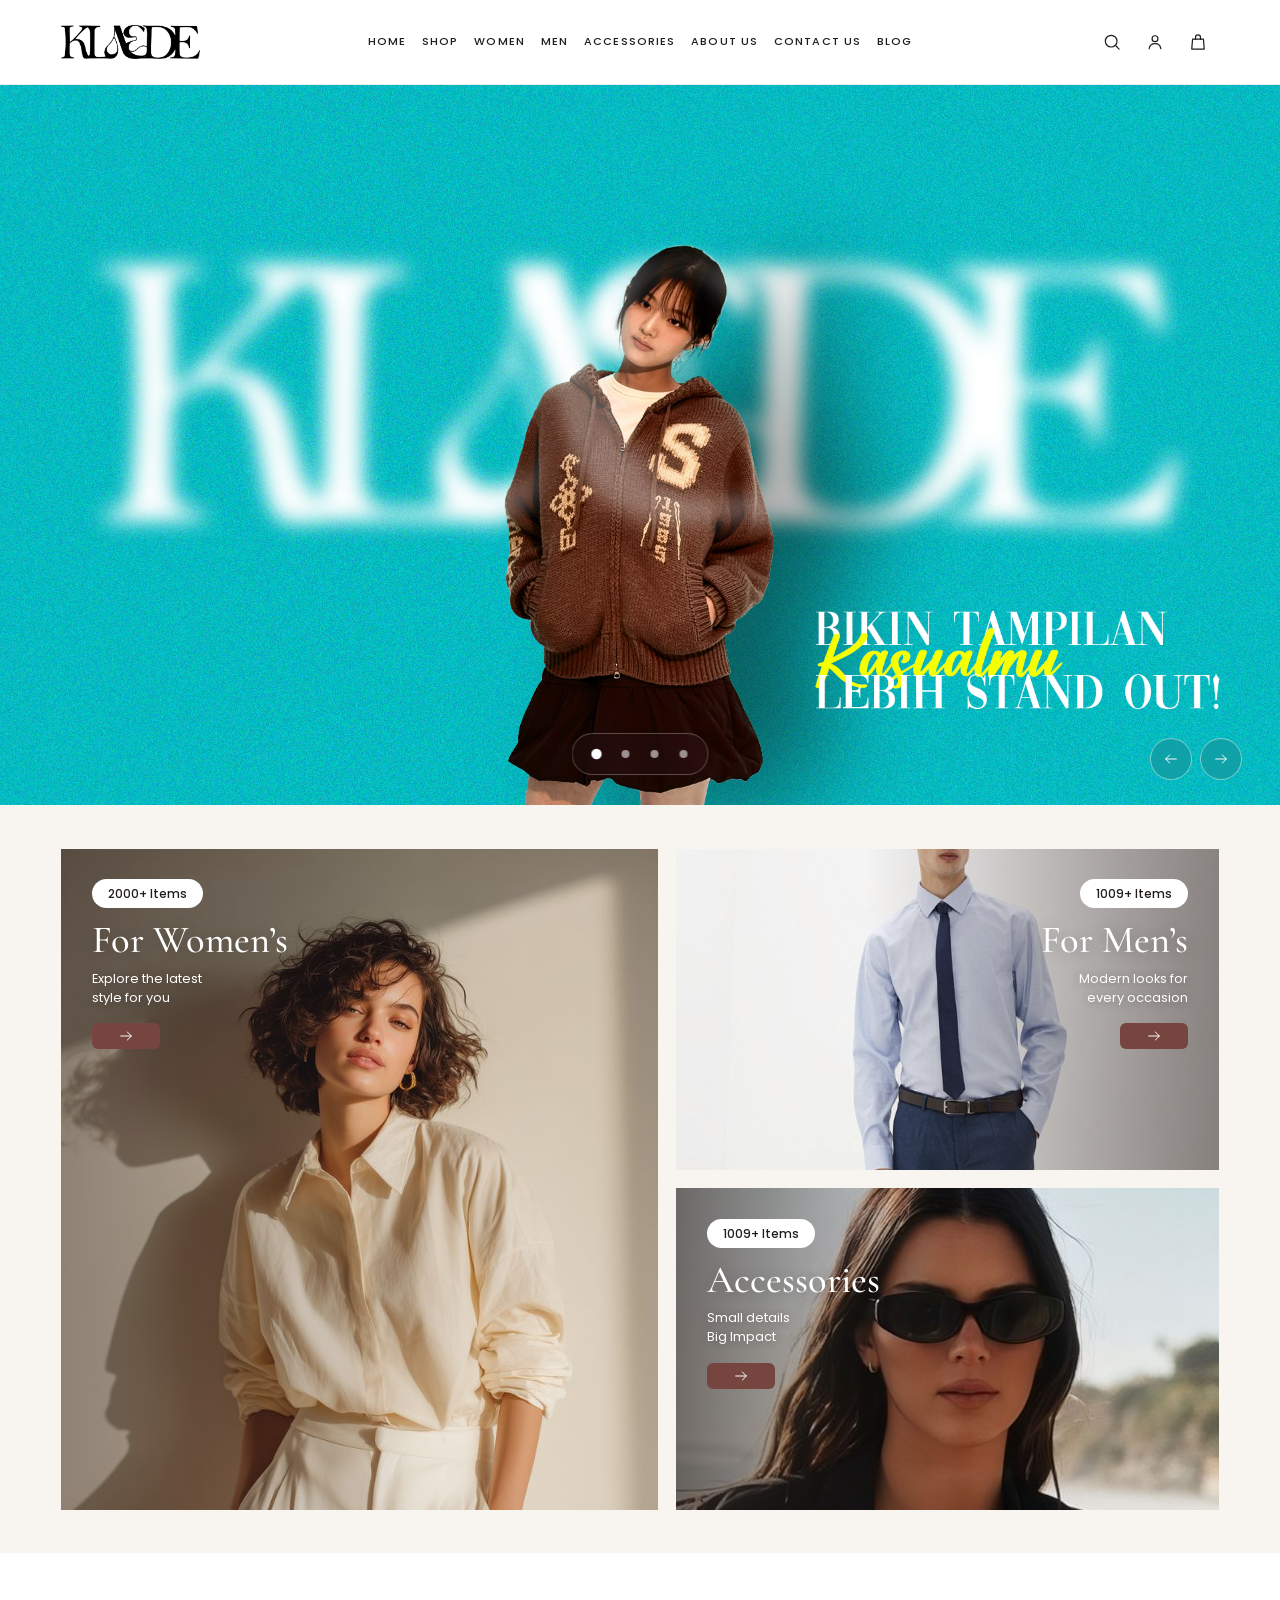
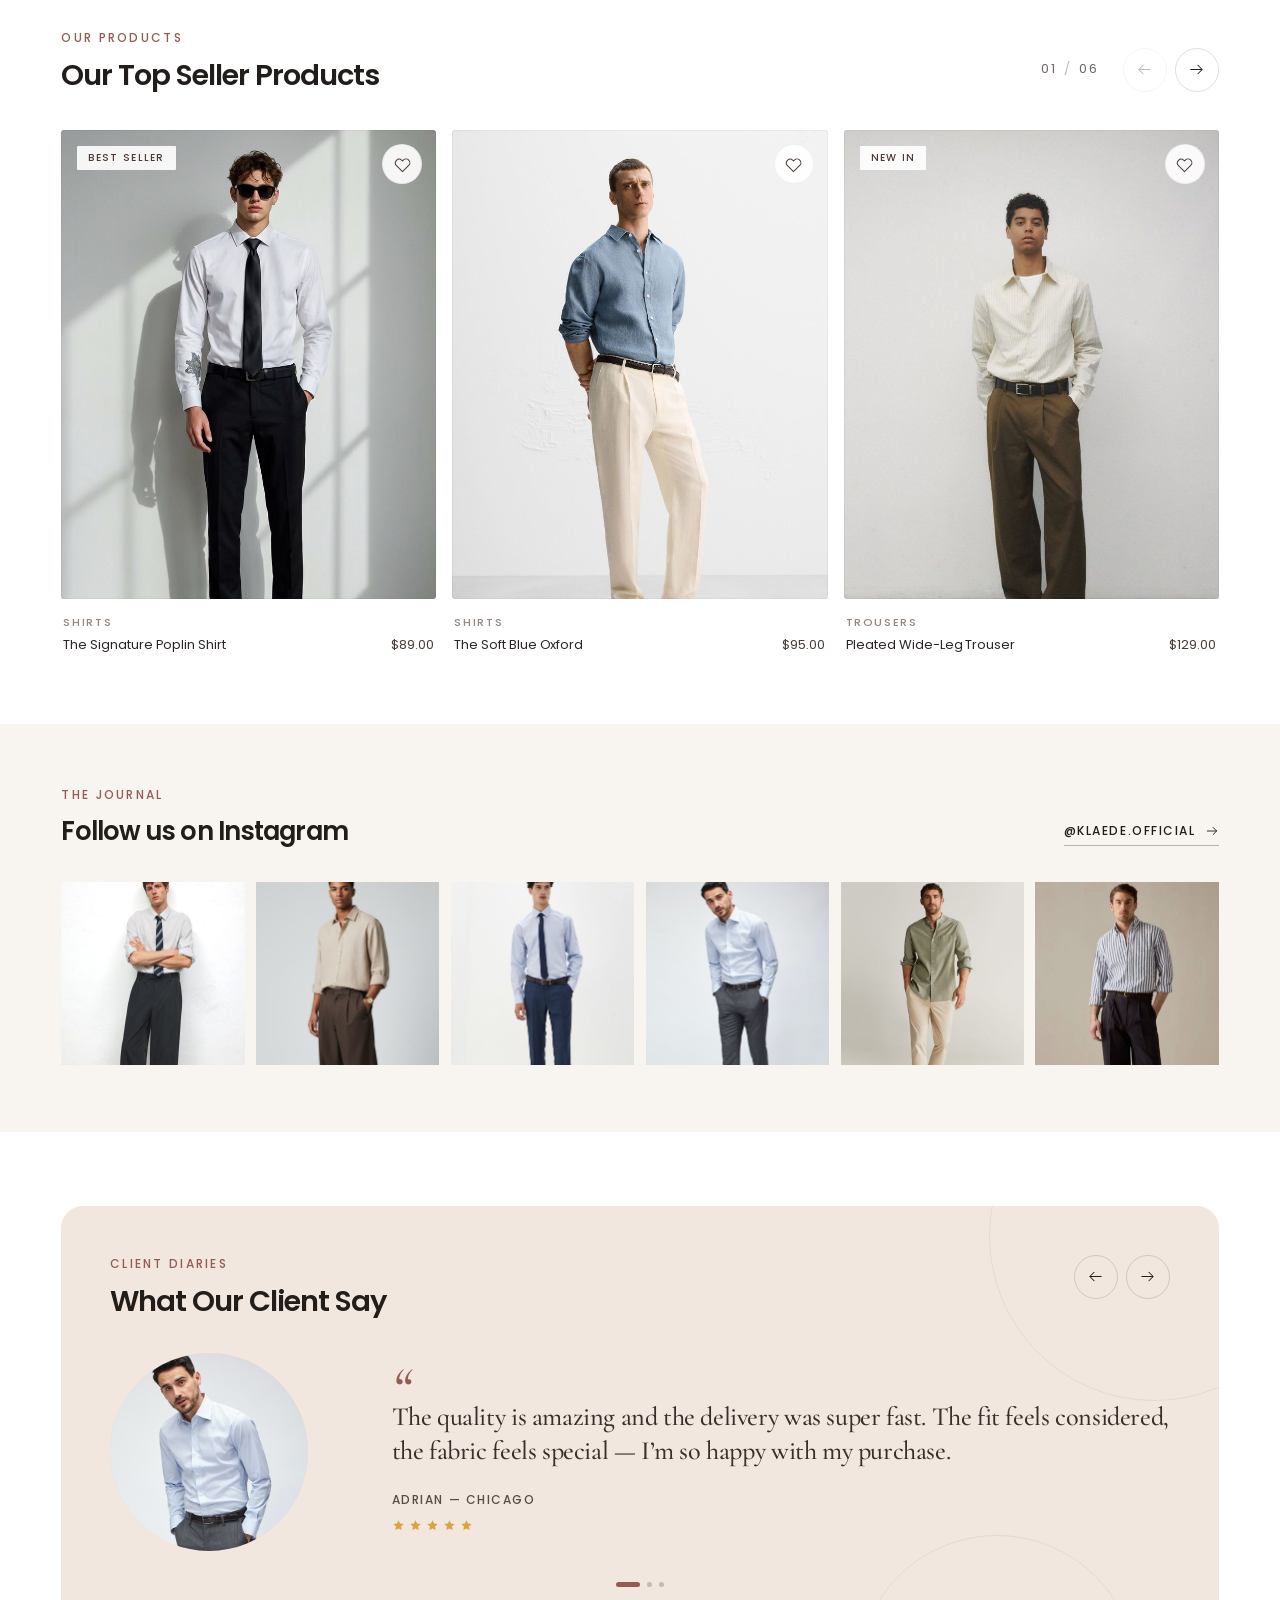
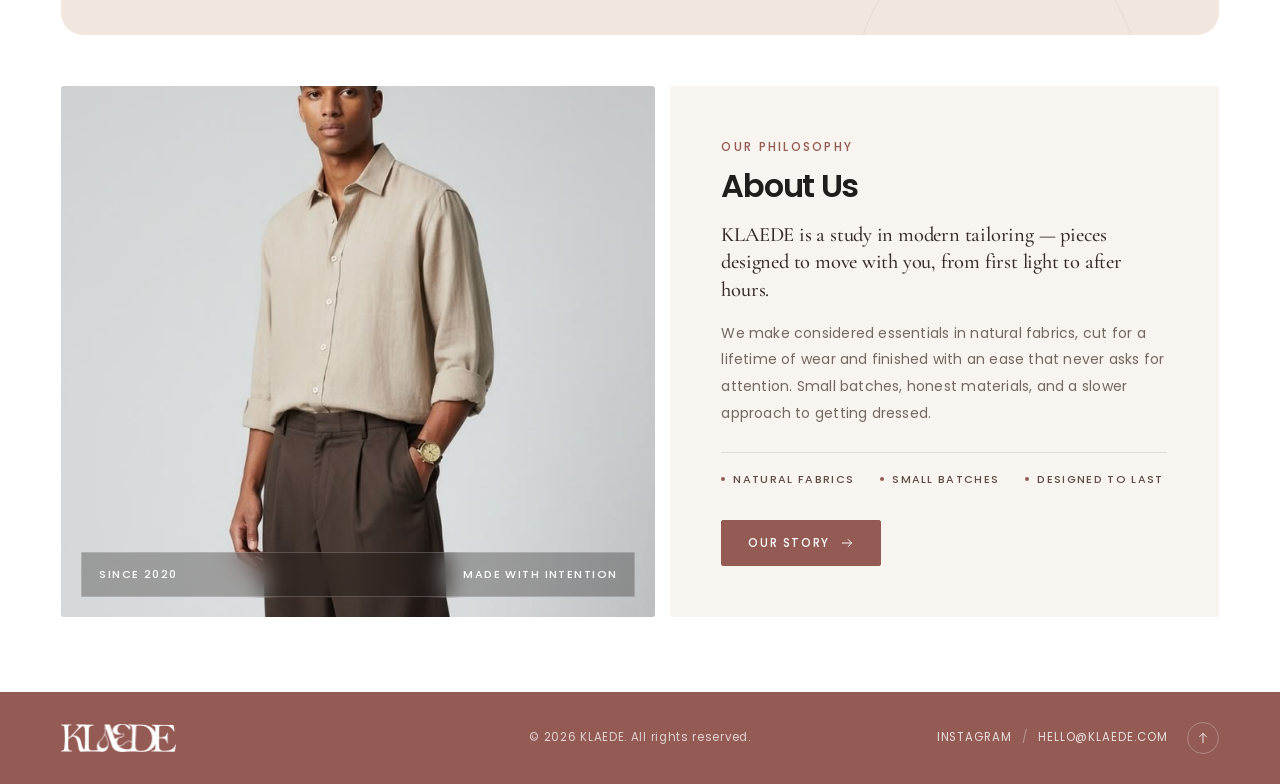
<file: index.html>
<!DOCTYPE html>
<html lang="en">
<head>
  <meta charset="UTF-8">
  <meta name="viewport" content="width=device-width, initial-scale=1.0">
  <meta name="description" content="KLAEDE — considered menswear and modern tailoring. Discover the new season, timeless essentials, and after-hours formalwear.">
  <meta name="theme-color" content="#fbd8d8">
  <title>KLAEDE — Modern Tailoring, Quietly Considered</title>

  <link rel="icon" href="logo/klaede-logo.png" type="image/png">
  <link rel="preload" href="banner%20asset/aa.png" as="image">
  <link rel="stylesheet" href="styles.css">
  <script src="script.js" defer></script>
</head>
<body>
  <a class="skip-link" href="#main">Skip to content</a>

  <!-- Icon library -->
  <svg class="svg-sprite" xmlns="http://www.w3.org/2000/svg" aria-hidden="true">
    <symbol id="icon-menu" viewBox="0 0 24 24">
      <path d="M3 6h18M3 12h18M3 18h18"/>
    </symbol>
    <symbol id="icon-close" viewBox="0 0 24 24">
      <path d="m5 5 14 14M19 5 5 19"/>
    </symbol>
    <symbol id="icon-search" viewBox="0 0 24 24">
      <circle cx="11" cy="11" r="7"/>
      <path d="m16.5 16.5 4 4"/>
    </symbol>
    <symbol id="icon-bag" viewBox="0 0 24 24">
      <path d="M5.5 8.5h13l1 12h-15l1-12Z"/>
      <path d="M9 9V6.5a3 3 0 0 1 6 0V9"/>
    </symbol>
    <symbol id="icon-user" viewBox="0 0 24 24">
      <circle cx="12" cy="8" r="3.5"/>
      <path d="M5 20c.6-4 3-6 7-6s6.4 2 7 6"/>
    </symbol>
    <symbol id="icon-heart" viewBox="0 0 24 24">
      <path d="M20.8 5.8a5.4 5.4 0 0 0-7.6 0L12 7l-1.2-1.2a5.4 5.4 0 0 0-7.6 7.6L12 22l8.8-8.6a5.4 5.4 0 0 0 0-7.6Z"/>
    </symbol>
    <symbol id="icon-plus" viewBox="0 0 24 24">
      <path d="M12 5v14M5 12h14"/>
    </symbol>
    <symbol id="icon-minus" viewBox="0 0 24 24">
      <path d="M5 12h14"/>
    </symbol>
    <symbol id="icon-arrow-left" viewBox="0 0 24 24">
      <path d="M20 12H4m6-6-6 6 6 6"/>
    </symbol>
    <symbol id="icon-arrow-right" viewBox="0 0 24 24">
      <path d="M4 12h16m-6-6 6 6-6 6"/>
    </symbol>
    <symbol id="icon-arrow-up" viewBox="0 0 24 24">
      <path d="M12 20V4m-6 6 6-6 6 6"/>
    </symbol>
    <symbol id="icon-instagram" viewBox="0 0 24 24">
      <rect x="3.5" y="3.5" width="17" height="17" rx="5"/>
      <circle cx="12" cy="12" r="4"/>
      <path d="M17.5 6.6h.01"/>
    </symbol>
    <symbol id="icon-star" viewBox="0 0 24 24">
      <path d="m12 2.5 2.9 5.9 6.6 1-4.8 4.6 1.1 6.5-5.8-3.1-5.8 3.1 1.1-6.5-4.8-4.6 6.6-1L12 2.5Z" fill="currentColor" stroke="none"/>
    </symbol>
  </svg>

  <div class="page-shell" id="top">
    <header class="site-header" data-header>
      <div class="header-inner">
        <button class="icon-button menu-toggle" type="button" data-menu-open aria-label="Open menu" aria-controls="menu-dialog">
          <svg class="icon" aria-hidden="true"><use href="#icon-menu"/></svg>
        </button>

        <a class="brand" href="index.html" aria-label="KLAEDE home">
          <img src="logo/klaede-logo.png" alt="KLAEDE" width="926" height="227">
        </a>

        <nav class="primary-nav" aria-label="Primary navigation">
          <a class="nav-link is-current" href="index.html">Home</a>
          <a class="nav-link" href="shop.html">Shop</a>
          <a class="nav-link" href="women.html">Women</a>
          <a class="nav-link" href="men.html">Men</a>
          <a class="nav-link" href="accessories.html">Accessories</a>
          <a class="nav-link" href="about.html">About us</a>
          <a class="nav-link" href="contact.html">Contact us</a>
          <a class="nav-link" href="blog.html">Blog</a>
        </nav>

        <div class="header-actions">
          <button class="icon-button" type="button" data-search-open aria-label="Search">
            <svg class="icon" aria-hidden="true"><use href="#icon-search"/></svg>
          </button>
          <button class="icon-button" type="button" data-account aria-label="Account">
            <svg class="icon" aria-hidden="true"><use href="#icon-user"/></svg>
          </button>
          <button class="icon-button bag-button" type="button" aria-label="Shopping bag">
            <svg class="icon" aria-hidden="true"><use href="#icon-bag"/></svg>
          </button>
        </div>
      </div>
    </header>

    <main id="main">
      <h1 class="visually-hidden">KLAEDE — modern tailoring and considered menswear</h1>

      <section class="hero" aria-label="KLAEDE campaign">
        <div class="hero-slider" data-hero aria-roledescription="carousel">
          <div class="hero-track">
            <article class="hero-slide is-active" data-hero-slide aria-hidden="false" aria-label="1 of 4">
              <picture>
                <img
                  src="banner%20asset/aa.png"
                  alt="KLAEDE new season campaign in teal, featuring a model in a brown knit cardigan"
                  width="1920" height="1080" fetchpriority="high">
              </picture>
            </article>
            <article class="hero-slide" data-hero-slide aria-hidden="true" aria-label="2 of 4">
              <picture>
                <img
                  src="banner%20asset/banner2.png"
                  alt="KLAEDE in soft pink — Modern Minimal You, a model in black"
                  width="1920" height="1080">
              </picture>
            </article>
            <article class="hero-slide" data-hero-slide aria-hidden="true" aria-label="3 of 4">
              <picture>
                <img
                  src="banner%20asset/banner3.png"
                  alt="KLAEDE in plum — Comfort meets character, Step into confidence"
                  width="1920" height="1080">
              </picture>
            </article>
            <article class="hero-slide" data-hero-slide aria-hidden="true" aria-label="4 of 4">
              <picture>
                <img
                  src="banner%20asset/desweb.png"
                  alt="KLAEDE in rose — a model in a blue ruffled blouse and tailored skirt beside the words Effortlessly Sweet, Elegantly You"
                  width="1920" height="1080">
              </picture>
            </article>
          </div>

          <div class="hero-dots" role="tablist" aria-label="Choose campaign">
            <button class="hero-dot is-active" type="button" role="tab" aria-selected="true" aria-label="View campaign one" data-hero-dot="0"><span></span></button>
            <button class="hero-dot" type="button" role="tab" aria-selected="false" aria-label="View campaign two" data-hero-dot="1"><span></span></button>
            <button class="hero-dot" type="button" role="tab" aria-selected="false" aria-label="View campaign three" data-hero-dot="2"><span></span></button>
            <button class="hero-dot" type="button" role="tab" aria-selected="false" aria-label="View campaign four" data-hero-dot="3"><span></span></button>
          </div>

          <div class="hero-arrows">
            <button class="hero-arrow" type="button" aria-label="Previous campaign" data-hero-prev>
              <svg class="icon" aria-hidden="true"><use href="#icon-arrow-left"/></svg>
            </button>
            <button class="hero-arrow" type="button" aria-label="Next campaign" data-hero-next>
              <svg class="icon" aria-hidden="true"><use href="#icon-arrow-right"/></svg>
            </button>
          </div>
        </div>
      </section>

      <section class="edits" id="collections" aria-labelledby="collections-title">
        <h2 class="visually-hidden" id="collections-title">Shop the collections</h2>

        <div class="cat-grid">
          <a class="cat-card cat-card--women" href="women.html" aria-label="Shop For Women’s">
            <img loading="lazy" decoding="async" src="women/Soft%20Neutral%20Fashion%20Editorial%20Portrait%20in%20Natural%20Light.jpg" alt="Woman in a cream tailored set" width="736" height="1104">
            <span class="cat-card__shade" aria-hidden="true"></span>
            <span class="cat-card__content">
              <span class="cat-pill">2000+ Items</span>
              <h3 class="cat-title">For Women’s</h3>
              <p class="cat-copy">Explore the latest<br>style for you</p>
              <span class="cat-arrow" aria-hidden="true"><svg class="icon" aria-hidden="true"><use href="#icon-arrow-right"/></svg></span>
            </span>
          </a>
          <a class="cat-card cat-card--men" href="men.html" aria-label="Shop For Men’s">
            <img loading="lazy" decoding="async" src="New%20Folder/download%20%2837%29.jpeg" alt="Man in a navy suit and tie" width="736" height="1104">
            <span class="cat-card__shade" aria-hidden="true"></span>
            <span class="cat-card__content">
              <span class="cat-pill">1009+ Items</span>
              <h3 class="cat-title">For Men’s</h3>
              <p class="cat-copy">Modern looks for<br>every occasion</p>
              <span class="cat-arrow" aria-hidden="true"><svg class="icon" aria-hidden="true"><use href="#icon-arrow-right"/></svg></span>
            </span>
          </a>
          <a class="cat-card cat-card--acc" href="accessories.html" aria-label="Shop Accessories">
            <img loading="lazy" decoding="async" src="accessoris/Kendall%20Jenner.jpg" alt="Woman wearing dark sunglasses" width="1200" height="800">
            <span class="cat-card__shade" aria-hidden="true"></span>
            <span class="cat-card__content">
              <span class="cat-pill">1009+ Items</span>
              <h3 class="cat-title">Accessories</h3>
              <p class="cat-copy">Small details<br>Big Impact</p>
              <span class="cat-arrow" aria-hidden="true"><svg class="icon" aria-hidden="true"><use href="#icon-arrow-right"/></svg></span>
            </span>
          </a>
        </div>
      </section>

      <section class="products" id="new-in" aria-labelledby="products-title">
        <div class="section-heading">
          <div>
            <p class="eyebrow">Our Products</p>
            <h2 id="products-title">Our Top Seller Products</h2>
          </div>

          <div class="carousel-meta">
            <span class="carousel-status" aria-hidden="true"><span data-product-current>01</span><span class="carousel-status__divider">/</span>06</span>
            <div class="carousel-buttons">
              <button class="round-button" type="button" data-product-prev aria-label="Previous products" disabled>
                <svg class="icon" aria-hidden="true"><use href="#icon-arrow-left"/></svg>
              </button>
              <button class="round-button" type="button" data-product-next aria-label="Next products">
                <svg class="icon" aria-hidden="true"><use href="#icon-arrow-right"/></svg>
              </button>
            </div>
          </div>
        </div>

        <div class="products-viewport" data-product-carousel tabindex="0" role="region" aria-label="Top seller products carousel">
          <div class="product-track">
            <article class="product-card" data-product-id="signature-shirt">
              <div class="product-media">
                <span class="product-badge">Best Seller</span>
                <img loading="lazy" decoding="async"
                  src="New%20Folder/Classic%20Men%E2%80%99s%20Formal%20Outfit%20_%20White%20Shirt%20%26%20Black%20Tie%20Aesthetic.jpeg"
                  alt="The Signature Poplin Shirt in white, styled with a black tie"
                  width="736" height="1097">
                <button class="wishlist-button" type="button" data-wishlist aria-label="Add The Signature Poplin Shirt to wishlist" aria-pressed="false">
                  <svg class="icon icon--heart" aria-hidden="true"><use href="#icon-heart"/></svg>
                </button>
                <button class="quick-add" type="button">
                  Quick add
                  <svg class="icon icon--tiny" aria-hidden="true"><use href="#icon-plus"/></svg>
                </button>
              </div>
              <div class="product-info">
                <p class="product-category">Shirts</p>
                <div class="product-details">
                  <h3 class="product-name">The Signature Poplin Shirt</h3>
                  <span class="product-price" data-price="89">$89.00</span>
                </div>
              </div>
            </article>

            <article class="product-card" data-product-id="blue-oxford">
              <div class="product-media">
                <img loading="lazy" decoding="async"
                  src="New%20Folder/download%20(32).jpeg"
                  alt="The Soft Blue Oxford shirt paired with cream trousers"
                  width="736" height="1103">
                <button class="wishlist-button" type="button" data-wishlist aria-label="Add The Soft Blue Oxford to wishlist" aria-pressed="false">
                  <svg class="icon icon--heart" aria-hidden="true"><use href="#icon-heart"/></svg>
                </button>
                <button class="quick-add" type="button">
                  Quick add
                  <svg class="icon icon--tiny" aria-hidden="true"><use href="#icon-plus"/></svg>
                </button>
              </div>
              <div class="product-info">
                <p class="product-category">Shirts</p>
                <div class="product-details">
                  <h3 class="product-name">The Soft Blue Oxford</h3>
                  <span class="product-price" data-price="95">$95.00</span>
                </div>
              </div>
            </article>

            <article class="product-card" data-product-id="wide-leg-trouser">
              <div class="product-media">
                <span class="product-badge">New In</span>
                <img loading="lazy" decoding="async"
                  src="New%20Folder/download%20(33).jpeg"
                  alt="Pleated wide-leg trousers in a warm brown tone"
                  width="736" height="1129">
                <button class="wishlist-button" type="button" data-wishlist aria-label="Add Pleated Wide-Leg Trouser to wishlist" aria-pressed="false">
                  <svg class="icon icon--heart" aria-hidden="true"><use href="#icon-heart"/></svg>
                </button>
                <button class="quick-add" type="button">
                  Quick add
                  <svg class="icon icon--tiny" aria-hidden="true"><use href="#icon-plus"/></svg>
                </button>
              </div>
              <div class="product-info">
                <p class="product-category">Trousers</p>
                <div class="product-details">
                  <h3 class="product-name">Pleated Wide-Leg Trouser</h3>
                  <span class="product-price" data-price="129">$129.00</span>
                </div>
              </div>
            </article>

            <article class="product-card" data-product-id="evening-shirt">
              <div class="product-media">
                <img loading="lazy" decoding="async"
                  src="New%20Folder/download%20(36).jpeg"
                  alt="The Evening Shirt in black with a tonal silk tie"
                  width="736" height="1308">
                <button class="wishlist-button" type="button" data-wishlist aria-label="Add The Evening Shirt to wishlist" aria-pressed="false">
                  <svg class="icon icon--heart" aria-hidden="true"><use href="#icon-heart"/></svg>
                </button>
                <button class="quick-add" type="button">
                  Quick add
                  <svg class="icon icon--tiny" aria-hidden="true"><use href="#icon-plus"/></svg>
                </button>
              </div>
              <div class="product-info">
                <p class="product-category">Evening</p>
                <div class="product-details">
                  <h3 class="product-name">The Evening Shirt</h3>
                  <span class="product-price" data-price="110">$110.00</span>
                </div>
              </div>
            </article>

            <article class="product-card" data-product-id="sage-linen-shirt">
              <div class="product-media">
                <span class="product-badge">New In</span>
                <img loading="lazy" decoding="async"
                  src="New%20Folder/Elevate%20Your%20Style_%20Top%20Men_s%20Formal%20and%20Smart%20Casual%20Fashion%20Trends%202024.jpeg"
                  alt="The Sage Linen Shirt styled with relaxed cream chinos"
                  width="480" height="672">
                <button class="wishlist-button" type="button" data-wishlist aria-label="Add The Sage Linen Shirt to wishlist" aria-pressed="false">
                  <svg class="icon icon--heart" aria-hidden="true"><use href="#icon-heart"/></svg>
                </button>
                <button class="quick-add" type="button">
                  Quick add
                  <svg class="icon icon--tiny" aria-hidden="true"><use href="#icon-plus"/></svg>
                </button>
              </div>
              <div class="product-info">
                <p class="product-category">Shirts</p>
                <div class="product-details">
                  <h3 class="product-name">The Sage Linen Shirt</h3>
                  <span class="product-price" data-price="85">$85.00</span>
                </div>
              </div>
            </article>

            <article class="product-card" data-product-id="textured-stripe-shirt">
              <div class="product-media">
                <img loading="lazy" decoding="async"
                  src="New%20Folder/download%20(34).jpeg"
                  alt="The Textured Stripe Shirt in blue and white, styled with dark trousers"
                  width="736" height="1280">
                <button class="wishlist-button" type="button" data-wishlist aria-label="Add The Textured Stripe Shirt to wishlist" aria-pressed="false">
                  <svg class="icon icon--heart" aria-hidden="true"><use href="#icon-heart"/></svg>
                </button>
                <button class="quick-add" type="button">
                  Quick add
                  <svg class="icon icon--tiny" aria-hidden="true"><use href="#icon-plus"/></svg>
                </button>
              </div>
              <div class="product-info">
                <p class="product-category">Shirts</p>
                <div class="product-details">
                  <h3 class="product-name">The Textured Stripe Shirt</h3>
                  <span class="product-price" data-price="99">$99.00</span>
                </div>
              </div>
            </article>
          </div>
        </div>
      </section>

      <section class="instagram" id="lookbook" aria-labelledby="instagram-title">
        <div class="instagram-heading">
          <div>
            <p class="eyebrow">The Journal</p>
            <h2 id="instagram-title">Follow us on Instagram</h2>
          </div>
          <a class="text-link" href="https://www.instagram.com/" target="_blank" rel="noopener noreferrer">
            @klaede.official
            <svg class="icon icon--tiny" aria-hidden="true"><use href="#icon-arrow-right"/></svg>
          </a>
        </div>

        <div class="instagram-grid">
          <a class="instagram-tile" href="https://www.instagram.com/" target="_blank" rel="noopener noreferrer" aria-label="View KLAEDE looks on Instagram">
            <img loading="lazy" decoding="async" src="New%20Folder/download%20(31).jpeg" alt="Tailored grey shirt and black trousers" width="736" height="1104">
            <span class="instagram-tile__overlay" aria-hidden="true">
              <svg class="icon"><use href="#icon-instagram"/></svg>
              <span>@klaede.official</span>
            </span>
          </a>
          <a class="instagram-tile" href="https://www.instagram.com/" target="_blank" rel="noopener noreferrer" aria-label="View KLAEDE looks on Instagram">
            <img loading="lazy" decoding="async" src="New%20Folder/download%20(35).jpeg" alt="Beige linen shirt with chocolate tailored trousers" width="736" height="1288">
            <span class="instagram-tile__overlay" aria-hidden="true">
              <svg class="icon"><use href="#icon-instagram"/></svg>
              <span>@klaede.official</span>
            </span>
          </a>
          <a class="instagram-tile" href="https://www.instagram.com/" target="_blank" rel="noopener noreferrer" aria-label="View KLAEDE looks on Instagram">
            <img loading="lazy" decoding="async" src="New%20Folder/download%20(37).jpeg" alt="Blue shirt with a navy tailored suit and tie" width="735" height="1035">
            <span class="instagram-tile__overlay" aria-hidden="true">
              <svg class="icon"><use href="#icon-instagram"/></svg>
              <span>@klaede.official</span>
            </span>
          </a>
          <a class="instagram-tile" href="https://www.instagram.com/" target="_blank" rel="noopener noreferrer" aria-label="View KLAEDE looks on Instagram">
            <img loading="lazy" decoding="async" src="New%20Folder/download%20(38).jpeg" alt="Light blue shirt and charcoal trousers" width="736" height="1104">
            <span class="instagram-tile__overlay" aria-hidden="true">
              <svg class="icon"><use href="#icon-instagram"/></svg>
              <span>@klaede.official</span>
            </span>
          </a>
          <a class="instagram-tile" href="https://www.instagram.com/" target="_blank" rel="noopener noreferrer" aria-label="View KLAEDE looks on Instagram">
            <img loading="lazy" decoding="async" src="New%20Folder/Elevate%20Your%20Style_%20Top%20Men_s%20Formal%20and%20Smart%20Casual%20Fashion%20Trends%202024.jpeg" alt="Sage green linen shirt and cream chinos" width="480" height="672">
            <span class="instagram-tile__overlay" aria-hidden="true">
              <svg class="icon"><use href="#icon-instagram"/></svg>
              <span>@klaede.official</span>
            </span>
          </a>
          <a class="instagram-tile" href="https://www.instagram.com/" target="_blank" rel="noopener noreferrer" aria-label="View KLAEDE looks on Instagram">
            <img loading="lazy" decoding="async" src="New%20Folder/download%20(34).jpeg" alt="Textured blue stripe shirt with dark trousers" width="736" height="1280">
            <span class="instagram-tile__overlay" aria-hidden="true">
              <svg class="icon"><use href="#icon-instagram"/></svg>
              <span>@klaede.official</span>
            </span>
          </a>
        </div>
      </section>

      <section class="testimonials" aria-labelledby="testimonials-title">
        <div class="testimonial-card">
          <div class="testimonial-heading">
            <div>
              <p class="eyebrow">Client Diaries</p>
              <h2 id="testimonials-title">What Our Client Say</h2>
            </div>
            <div class="testimonial-controls">
              <button class="round-button round-button--cream" type="button" data-testimonial-prev aria-label="Previous testimonial">
                <svg class="icon" aria-hidden="true"><use href="#icon-arrow-left"/></svg>
              </button>
              <button class="round-button round-button--cream" type="button" data-testimonial-next aria-label="Next testimonial">
                <svg class="icon" aria-hidden="true"><use href="#icon-arrow-right"/></svg>
              </button>
            </div>
          </div>

          <div class="testimonial-slider" data-testimonial aria-live="polite">
            <article class="testimonial-slide is-active" data-testimonial-slide>
              <div class="testimonial-avatar">
                <img loading="lazy" decoding="async" src="New%20Folder/download%20(38).jpeg" alt="Portrait of Adrian, a KLAEDE client" width="736" height="1104">
              </div>
              <div class="testimonial-body">
                <p class="testimonial-mark" aria-hidden="true">&ldquo;</p>
                <blockquote class="testimonial-quote">
                  The quality is amazing and the delivery was super fast. The fit feels considered, the fabric feels special — I&rsquo;m so happy with my purchase.
                </blockquote>
                <p class="testimonial-author">Adrian &mdash; Chicago</p>
                <div class="stars" aria-label="5 out of 5 stars">
                  <svg class="icon icon--star" aria-hidden="true"><use href="#icon-star"/></svg>
                  <svg class="icon icon--star" aria-hidden="true"><use href="#icon-star"/></svg>
                  <svg class="icon icon--star" aria-hidden="true"><use href="#icon-star"/></svg>
                  <svg class="icon icon--star" aria-hidden="true"><use href="#icon-star"/></svg>
                  <svg class="icon icon--star" aria-hidden="true"><use href="#icon-star"/></svg>
                </div>
              </div>
            </article>

            <article class="testimonial-slide" data-testimonial-slide hidden>
              <div class="testimonial-avatar">
                <img loading="lazy" decoding="async" src="New%20Folder/download%20(37).jpeg" alt="Portrait of Marcus, a KLAEDE client" width="735" height="1035">
              </div>
              <div class="testimonial-body">
                <p class="testimonial-mark" aria-hidden="true">&ldquo;</p>
                <blockquote class="testimonial-quote">
                  Every detail feels intentional. It&rsquo;s the rare kind of tailoring that works just as well in the boardroom as it does after hours.
                </blockquote>
                <p class="testimonial-author">Marcus &mdash; London</p>
                <div class="stars" aria-label="5 out of 5 stars">
                  <svg class="icon icon--star" aria-hidden="true"><use href="#icon-star"/></svg>
                  <svg class="icon icon--star" aria-hidden="true"><use href="#icon-star"/></svg>
                  <svg class="icon icon--star" aria-hidden="true"><use href="#icon-star"/></svg>
                  <svg class="icon icon--star" aria-hidden="true"><use href="#icon-star"/></svg>
                  <svg class="icon icon--star" aria-hidden="true"><use href="#icon-star"/></svg>
                </div>
              </div>
            </article>

            <article class="testimonial-slide" data-testimonial-slide hidden>
              <div class="testimonial-avatar">
                <img loading="lazy" decoding="async" src="New%20Folder/download%20(31).jpeg" alt="Portrait of Elias, a KLAEDE client" width="736" height="1104">
              </div>
              <div class="testimonial-body">
                <p class="testimonial-mark" aria-hidden="true">&ldquo;</p>
                <blockquote class="testimonial-quote">
                  Understated, beautifully made, and easy to wear. KLAEDE has quietly become the backbone of my wardrobe.
                </blockquote>
                <p class="testimonial-author">Elias &mdash; Copenhagen</p>
                <div class="stars" aria-label="5 out of 5 stars">
                  <svg class="icon icon--star" aria-hidden="true"><use href="#icon-star"/></svg>
                  <svg class="icon icon--star" aria-hidden="true"><use href="#icon-star"/></svg>
                  <svg class="icon icon--star" aria-hidden="true"><use href="#icon-star"/></svg>
                  <svg class="icon icon--star" aria-hidden="true"><use href="#icon-star"/></svg>
                  <svg class="icon icon--star" aria-hidden="true"><use href="#icon-star"/></svg>
                </div>
              </div>
            </article>
          </div>

          <div class="testimonial-dots" role="tablist" aria-label="Choose testimonial">
            <button class="testimonial-dot is-active" type="button" role="tab" aria-selected="true" aria-label="Testimonial one" data-testimonial-dot="0"></button>
            <button class="testimonial-dot" type="button" role="tab" aria-selected="false" aria-label="Testimonial two" data-testimonial-dot="1"></button>
            <button class="testimonial-dot" type="button" role="tab" aria-selected="false" aria-label="Testimonial three" data-testimonial-dot="2"></button>
          </div>
        </div>
      </section>

      <section class="about" id="about" aria-labelledby="about-title">
        <div class="about-image">
          <img loading="lazy" decoding="async"
            src="New%20Folder/download%20(35).jpeg"
            alt="A KLAEDE model wearing a relaxed beige shirt and chocolate tailoring"
            width="736" height="1288">
          <div class="about-image__caption">
            <span>Since 2020</span>
            <span>Made with intention</span>
          </div>
        </div>

        <div class="about-content">
          <p class="eyebrow">Our Philosophy</p>
          <h2 id="about-title">About Us</h2>
          <p class="about-lead">
            KLAEDE is a study in modern tailoring — pieces designed to move with you, from first light to after hours.
          </p>
          <p class="about-copy">
            We make considered essentials in natural fabrics, cut for a lifetime of wear and finished with an ease that never asks for attention. Small batches, honest materials, and a slower approach to getting dressed.
          </p>
          <div class="about-notes" aria-label="Our commitments">
            <span>Natural fabrics</span>
            <span>Small batches</span>
            <span>Designed to last</span>
          </div>
          <a class="button button--maroon" href="#collections">
            Our Story
            <svg class="icon icon--tiny" aria-hidden="true"><use href="#icon-arrow-right"/></svg>
          </a>
        </div>
      </section>
    </main>

    <footer class="site-footer" id="contact">
      <div class="footer-inner">
        <a class="footer-brand" href="#top" aria-label="KLAEDE home">
          <img loading="lazy" decoding="async" src="logo/klaede-logo.png" alt="KLAEDE" width="926" height="227">
        </a>
        <p class="footer-copy">&copy; 2026 KLAEDE. All rights reserved.</p>
        <div class="footer-meta">
          <a href="https://www.instagram.com/" target="_blank" rel="noopener noreferrer">Instagram</a>
          <span aria-hidden="true">/</span>
          <a href="mailto:hello@klaede.com">hello@klaede.com</a>
          <button class="back-to-top" type="button" data-back-to-top aria-label="Back to top">
            <svg class="icon" aria-hidden="true"><use href="#icon-arrow-up"/></svg>
          </button>
        </div>
      </div>
    </footer>
  </div>

  <!-- Mobile navigation -->
  <dialog class="drawer menu-dialog" id="menu-dialog" aria-labelledby="menu-dialog-title">
    <div class="drawer-head">
      <a class="brand" href="index.html" aria-label="KLAEDE home">
        <img loading="lazy" decoding="async" src="logo/klaede-logo.png" alt="KLAEDE" width="926" height="227">
      </a>
      <button class="icon-button" type="button" data-dialog-close aria-label="Close menu">
        <svg class="icon" aria-hidden="true"><use href="#icon-close"/></svg>
      </button>
    </div>
    <div class="drawer-body">
      <p class="drawer-label" id="menu-dialog-title">Menu</p>
      <nav class="mobile-nav" aria-label="Mobile navigation">
        <a href="index.html">Home <span>01</span></a>
        <a href="shop.html">Shop <span>02</span></a>
        <a href="women.html">Women <span>03</span></a>
        <a href="men.html">Men <span>04</span></a>
        <a href="accessories.html">Accessories <span>05</span></a>
        <a href="about.html">About us <span>06</span></a>
        <a href="contact.html">Contact us <span>07</span></a>
        <a href="blog.html">Blog <span>08</span></a>
      </nav>
      <div class="mobile-meta">
        <p class="drawer-label">Client services</p>
        <a href="mailto:hello@klaede.com">hello@klaede.com</a>
        <a href="tel:+12125550148">+1 (212) 555-0148</a>
      </div>
      <div class="drawer-socials">
        <a href="https://www.instagram.com/" target="_blank" rel="noopener noreferrer">Instagram</a>
        <a href="#new-in">Shipping &amp; returns</a>
      </div>
    </div>
  </dialog>

  <!-- Search -->
  <dialog class="search-dialog" id="search-dialog" aria-labelledby="search-title">
    <div class="search-inner">
      <div class="search-head">
        <p class="drawer-label">Find your piece</p>
        <button class="icon-button" type="button" data-dialog-close aria-label="Close search">
          <svg class="icon" aria-hidden="true"><use href="#icon-close"/></svg>
        </button>
      </div>
      <h2 class="visually-hidden" id="search-title">Search KLAEDE</h2>
      <form class="search-form" role="search" data-search-form>
        <svg class="icon search-form__icon" aria-hidden="true"><use href="#icon-search"/></svg>
        <label class="visually-hidden" for="search-input">Search products</label>
        <input id="search-input" name="q" type="search" placeholder="Search shirts, tailoring, the new season…" autocomplete="off" data-search-input>
        <button class="button button--maroon" type="submit">Search</button>
      </form>
      <div class="search-popular" data-search-popular>
        <span>Popular searches</span>
        <button type="button" data-search-term="shirt">Shirts</button>
        <button type="button" data-search-term="trouser">Trousers</button>
        <button type="button" data-search-term="evening">Evening</button>
        <button type="button" data-search-term="linen">Linen</button>
      </div>
      <div class="search-results" data-search-results aria-live="polite"></div>
    </div>
  </dialog>

  <div class="toast" data-toast role="status" aria-live="polite"></div>
</body>
</html>
</file>
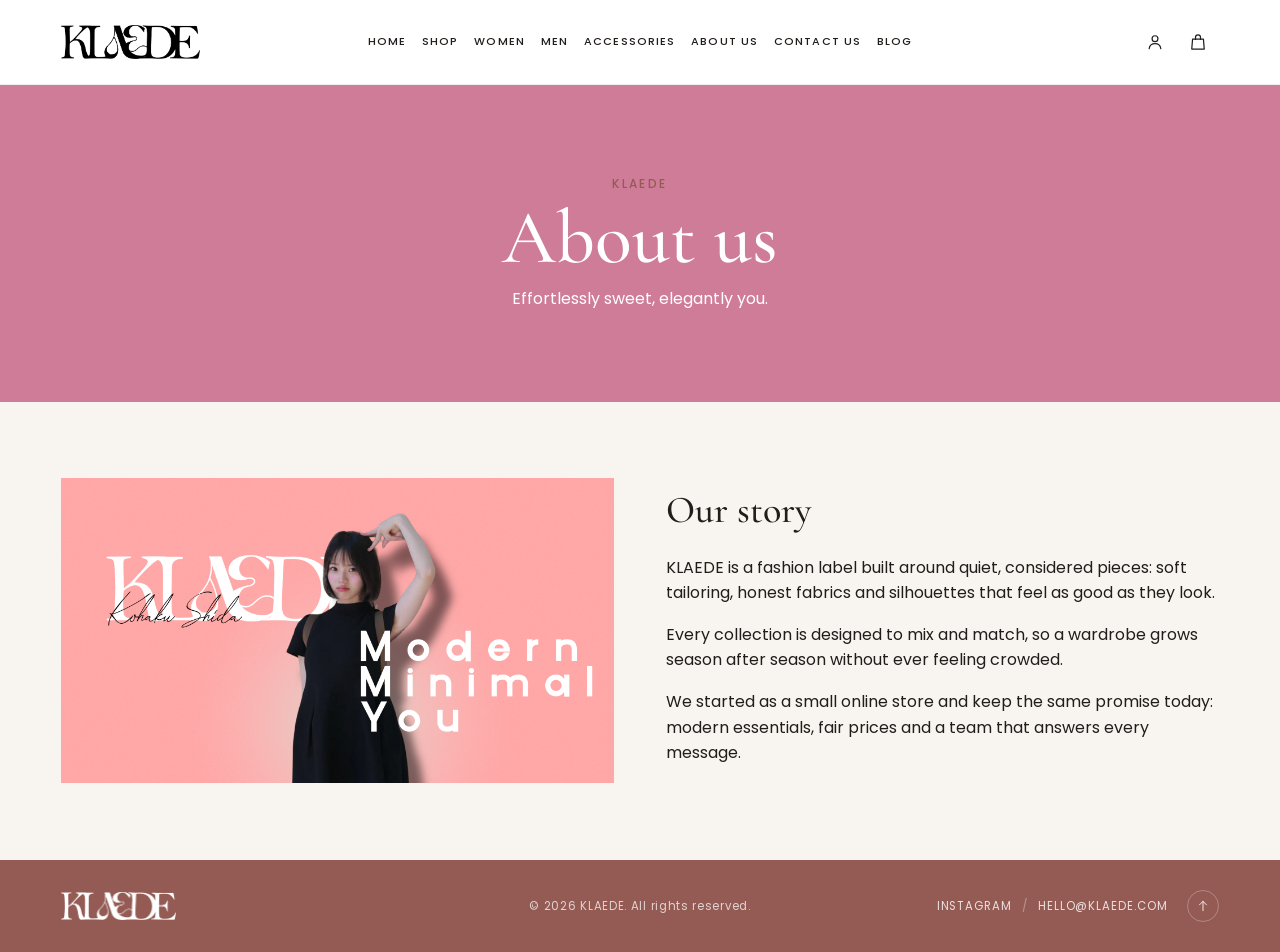
<file: about.html>
<!DOCTYPE html>
<html lang="en">
<head>
  <meta charset="UTF-8">
  <meta name="viewport" content="width=device-width, initial-scale=1.0">
  <meta name="description" content="KLAEDE — About us">
  <title>About us — KLAEDE</title>
  <link rel="icon" href="logo/klaede-logo.png" type="image/png">
  <link rel="stylesheet" href="styles.css">
  <script src="script.js" defer></script>
</head>
<body>
  <a class="skip-link" href="#main">Skip to content</a>

  <svg class="svg-sprite" xmlns="http://www.w3.org/2000/svg" aria-hidden="true">
    <symbol id="icon-menu" viewBox="0 0 24 24">
      <path d="M3 6h18M3 12h18M3 18h18"/>
    </symbol>
    <symbol id="icon-close" viewBox="0 0 24 24">
      <path d="m5 5 14 14M19 5 5 19"/>
    </symbol>
    <symbol id="icon-search" viewBox="0 0 24 24">
      <circle cx="11" cy="11" r="7"/>
      <path d="m16.5 16.5 4 4"/>
    </symbol>
    <symbol id="icon-bag" viewBox="0 0 24 24">
      <path d="M5.5 8.5h13l1 12h-15l1-12Z"/>
      <path d="M9 9V6.5a3 3 0 0 1 6 0V9"/>
    </symbol>
    <symbol id="icon-user" viewBox="0 0 24 24">
      <circle cx="12" cy="8" r="3.5"/>
      <path d="M5 20c.6-4 3-6 7-6s6.4 2 7 6"/>
    </symbol>
    <symbol id="icon-heart" viewBox="0 0 24 24">
      <path d="M20.8 5.8a5.4 5.4 0 0 0-7.6 0L12 7l-1.2-1.2a5.4 5.4 0 0 0-7.6 7.6L12 22l8.8-8.6a5.4 5.4 0 0 0 0-7.6Z"/>
    </symbol>
    <symbol id="icon-plus" viewBox="0 0 24 24">
      <path d="M12 5v14M5 12h14"/>
    </symbol>
    <symbol id="icon-minus" viewBox="0 0 24 24">
      <path d="M5 12h14"/>
    </symbol>
    <symbol id="icon-arrow-left" viewBox="0 0 24 24">
      <path d="M20 12H4m6-6-6 6 6 6"/>
    </symbol>
    <symbol id="icon-arrow-right" viewBox="0 0 24 24">
      <path d="M4 12h16m-6-6 6 6-6 6"/>
    </symbol>
    <symbol id="icon-arrow-up" viewBox="0 0 24 24">
      <path d="M12 20V4m-6 6 6-6 6 6"/>
    </symbol>
    <symbol id="icon-instagram" viewBox="0 0 24 24">
      <rect x="3.5" y="3.5" width="17" height="17" rx="5"/>
      <circle cx="12" cy="12" r="4"/>
      <path d="M17.5 6.6h.01"/>
    </symbol>
    <symbol id="icon-star" viewBox="0 0 24 24">
      <path d="m12 2.5 2.9 5.9 6.6 1-4.8 4.6 1.1 6.5-5.8-3.1-5.8 3.1 1.1-6.5-4.8-4.6 6.6-1L12 2.5Z" fill="currentColor" stroke="none"/>
    </symbol>
  </svg>

  <div class="page-shell" id="top">
    <header class="site-header" data-header>
      <div class="header-inner">
        <button class="icon-button menu-toggle" type="button" data-menu-open aria-label="Open menu" aria-controls="menu-dialog">
          <svg class="icon" aria-hidden="true"><use href="#icon-menu"/></svg>
        </button>

        <a class="brand" href="index.html" aria-label="KLAEDE home">
          <img src="logo/klaede-logo.png" alt="KLAEDE" width="926" height="227">
        </a>

        <nav class="primary-nav" aria-label="Primary navigation">
          <a class="nav-link" href="index.html">Home</a>
          <a class="nav-link" href="shop.html">Shop</a>
          <a class="nav-link" href="women.html">Women</a>
          <a class="nav-link" href="men.html">Men</a>
          <a class="nav-link" href="accessories.html">Accessories</a>
          <a class="nav-link is-current" href="about.html" aria-current="page">About us</a>
          <a class="nav-link" href="contact.html">Contact us</a>
          <a class="nav-link" href="blog.html">Blog</a>
        </nav>

        <div class="header-actions">
          <button class="icon-button" type="button" data-account aria-label="Account">
            <svg class="icon" aria-hidden="true"><use href="#icon-user"/></svg>
          </button>
          <button class="icon-button bag-button" type="button" aria-label="Shopping bag">
            <svg class="icon" aria-hidden="true"><use href="#icon-bag"/></svg>
          </button>
        </div>
      </div>
    </header>

    <main id="main">
      <section class="page-title"><p class="eyebrow">KLAEDE</p><h1>About us</h1><p>Effortlessly sweet, elegantly you.</p></section>
      <div class="page-simple">
        <div class="about-grid"><img src="banner%20asset/banner2.png" alt="KLAEDE campaign" loading="lazy"><div>
          <h2>Our story</h2>
          <p>KLAEDE is a fashion label built around quiet, considered pieces: soft tailoring, honest fabrics and silhouettes that feel as good as they look.</p>
          <p>Every collection is designed to mix and match, so a wardrobe grows season after season without ever feeling crowded.</p>
          <p>We started as a small online store and keep the same promise today: modern essentials, fair prices and a team that answers every message.</p></div></div>
      </div>
    </main>

    <footer class="site-footer" id="contact">
      <div class="footer-inner">
        <a class="footer-brand" href="#top" aria-label="KLAEDE home">
          <img loading="lazy" decoding="async" src="logo/klaede-logo.png" alt="KLAEDE" width="926" height="227">
        </a>
        <p class="footer-copy">&copy; 2026 KLAEDE. All rights reserved.</p>
        <div class="footer-meta">
          <a href="https://www.instagram.com/" target="_blank" rel="noopener noreferrer">Instagram</a>
          <span aria-hidden="true">/</span>
          <a href="mailto:hello@klaede.com">hello@klaede.com</a>
          <button class="back-to-top" type="button" data-back-to-top aria-label="Back to top">
            <svg class="icon" aria-hidden="true"><use href="#icon-arrow-up"/></svg>
          </button>
        </div>
      </div>
    </footer>
  </div>

  <!-- Mobile navigation -->
  <dialog class="drawer menu-dialog" id="menu-dialog" aria-labelledby="menu-dialog-title">
    <div class="drawer-head">
      <a class="brand" href="index.html" aria-label="KLAEDE home">
        <img loading="lazy" decoding="async" src="logo/klaede-logo.png" alt="KLAEDE" width="926" height="227">
      </a>
      <button class="icon-button" type="button" data-dialog-close aria-label="Close menu">
        <svg class="icon" aria-hidden="true"><use href="#icon-close"/></svg>
      </button>
    </div>
    <div class="drawer-body">
      <p class="drawer-label" id="menu-dialog-title">Menu</p>
      <nav class="mobile-nav" aria-label="Mobile navigation">
        <a href="index.html">Home <span>01</span></a>
        <a href="shop.html">Shop <span>02</span></a>
        <a href="women.html">Women <span>03</span></a>
        <a href="men.html">Men <span>04</span></a>
        <a href="accessories.html">Accessories <span>05</span></a>
        <a href="about.html">About us <span>06</span></a>
        <a href="contact.html">Contact us <span>07</span></a>
        <a href="blog.html">Blog <span>08</span></a>
      </nav>
      <div class="mobile-meta">
        <p class="drawer-label">Client services</p>
        <a href="mailto:hello@klaede.com">hello@klaede.com</a>
        <a href="tel:+12125550148">+1 (212) 555-0148</a>
      </div>
      <div class="drawer-socials">
        <a href="https://www.instagram.com/" target="_blank" rel="noopener noreferrer">Instagram</a>
        <a href="#new-in">Shipping &amp; returns</a>
      </div>
    </div>
  </dialog>


  <div class="toast" data-toast role="status" aria-live="polite"></div>
</body>
</html>
</file>
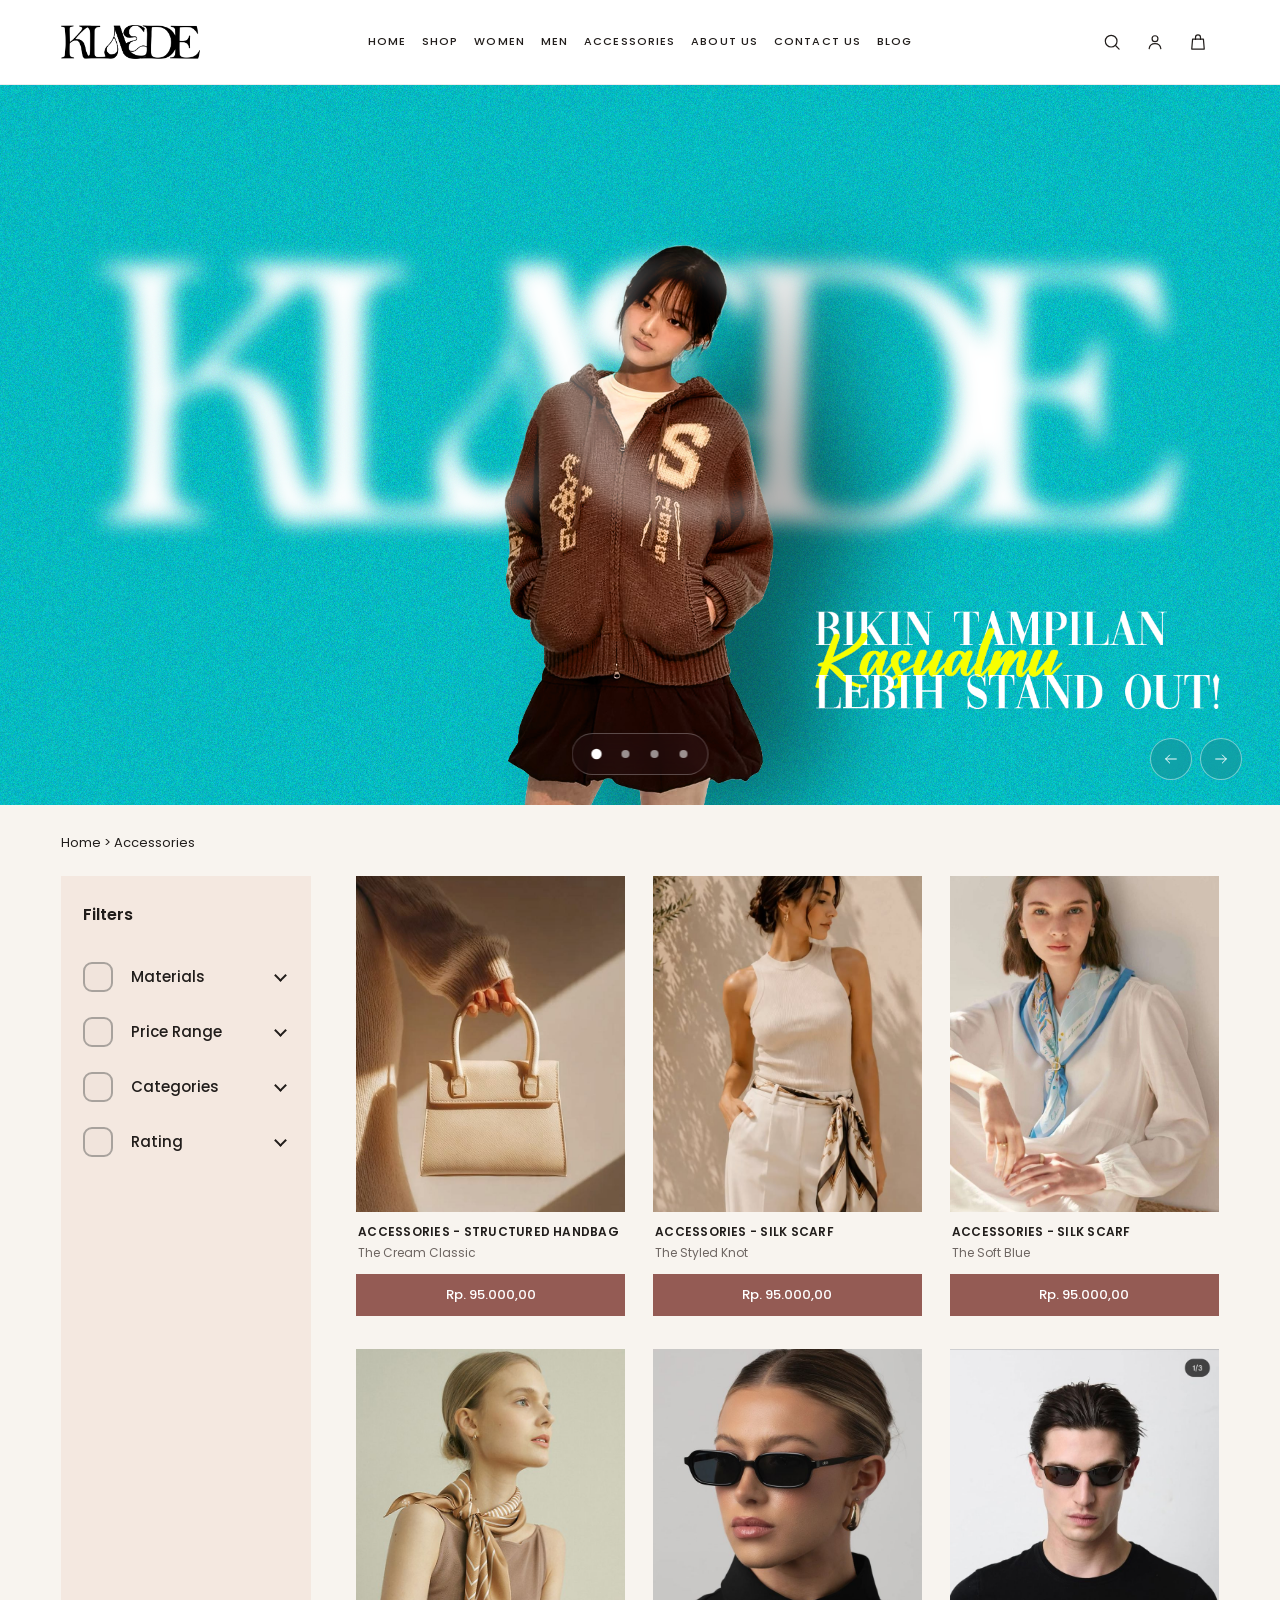
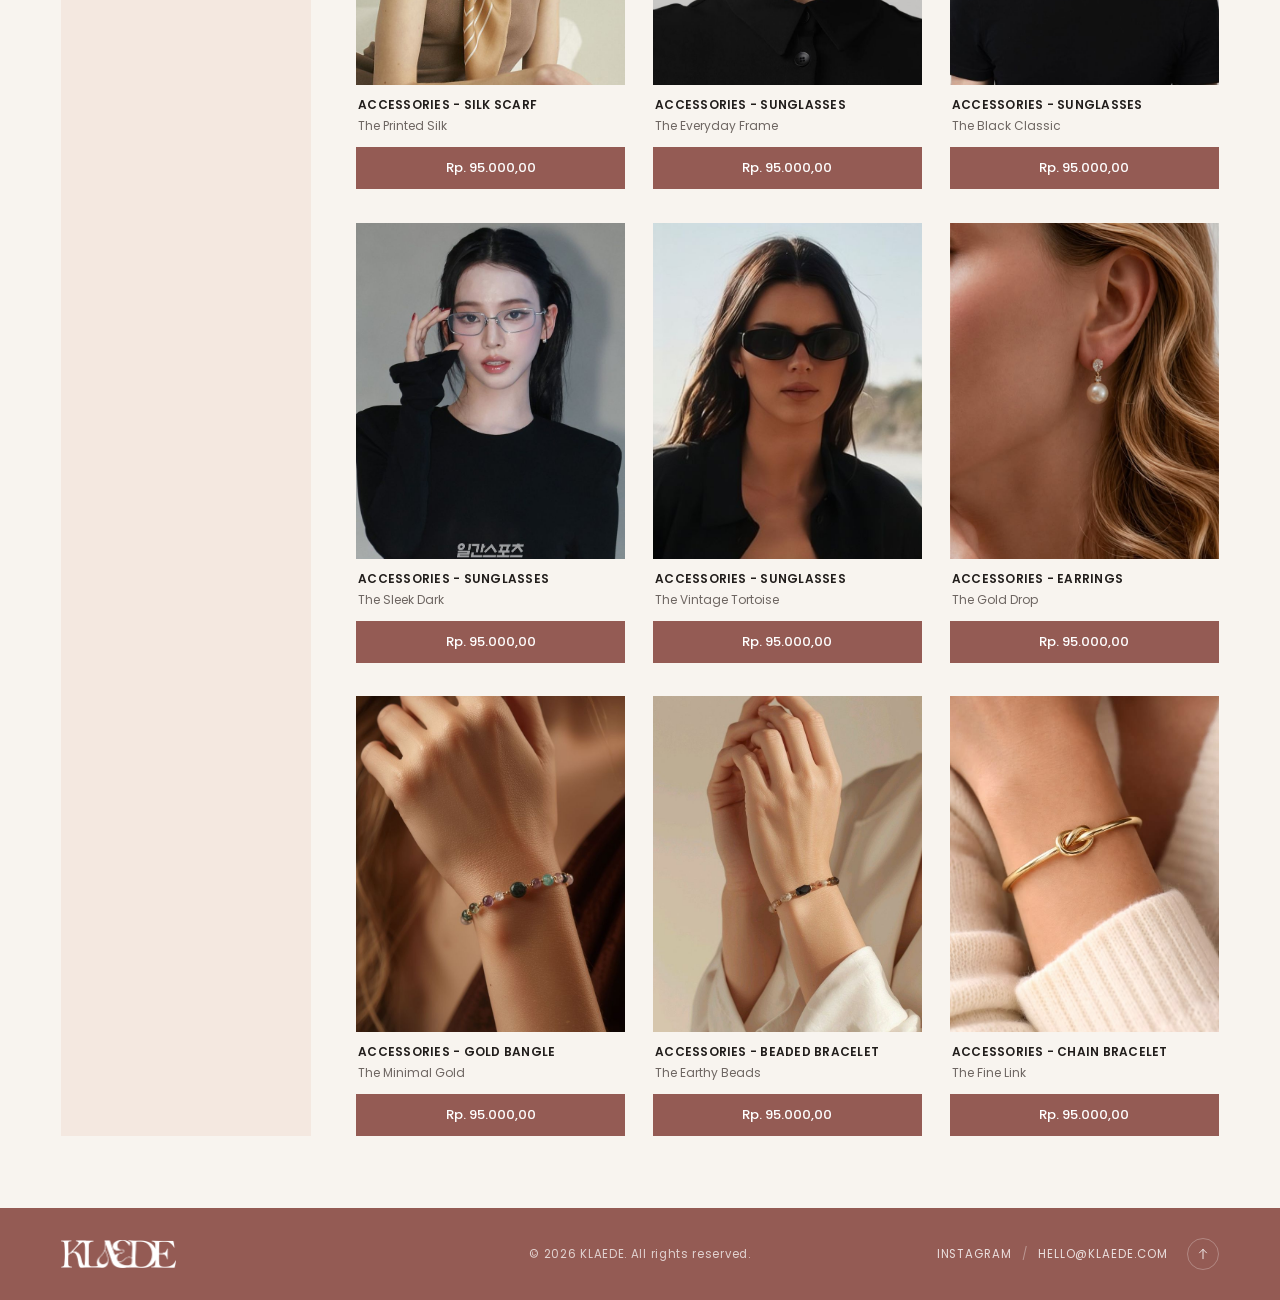
<file: accessories.html>
<!DOCTYPE html>
<html lang="en">
<head>
  <meta charset="UTF-8">
  <meta name="viewport" content="width=device-width, initial-scale=1.0">
  <meta name="description" content="KLAEDE — Accessories">
  <title>Accessories — KLAEDE</title>
  <link rel="icon" href="logo/klaede-logo.png" type="image/png">
  <link rel="stylesheet" href="styles.css">
  <script src="script.js" defer></script>
</head>
<body>
  <a class="skip-link" href="#main">Skip to content</a>

  <svg class="svg-sprite" xmlns="http://www.w3.org/2000/svg" aria-hidden="true">
    <symbol id="icon-menu" viewBox="0 0 24 24">
      <path d="M3 6h18M3 12h18M3 18h18"/>
    </symbol>
    <symbol id="icon-close" viewBox="0 0 24 24">
      <path d="m5 5 14 14M19 5 5 19"/>
    </symbol>
    <symbol id="icon-search" viewBox="0 0 24 24">
      <circle cx="11" cy="11" r="7"/>
      <path d="m16.5 16.5 4 4"/>
    </symbol>
    <symbol id="icon-bag" viewBox="0 0 24 24">
      <path d="M5.5 8.5h13l1 12h-15l1-12Z"/>
      <path d="M9 9V6.5a3 3 0 0 1 6 0V9"/>
    </symbol>
    <symbol id="icon-user" viewBox="0 0 24 24">
      <circle cx="12" cy="8" r="3.5"/>
      <path d="M5 20c.6-4 3-6 7-6s6.4 2 7 6"/>
    </symbol>
    <symbol id="icon-heart" viewBox="0 0 24 24">
      <path d="M20.8 5.8a5.4 5.4 0 0 0-7.6 0L12 7l-1.2-1.2a5.4 5.4 0 0 0-7.6 7.6L12 22l8.8-8.6a5.4 5.4 0 0 0 0-7.6Z"/>
    </symbol>
    <symbol id="icon-plus" viewBox="0 0 24 24">
      <path d="M12 5v14M5 12h14"/>
    </symbol>
    <symbol id="icon-minus" viewBox="0 0 24 24">
      <path d="M5 12h14"/>
    </symbol>
    <symbol id="icon-arrow-left" viewBox="0 0 24 24">
      <path d="M20 12H4m6-6-6 6 6 6"/>
    </symbol>
    <symbol id="icon-arrow-right" viewBox="0 0 24 24">
      <path d="M4 12h16m-6-6 6 6-6 6"/>
    </symbol>
    <symbol id="icon-arrow-up" viewBox="0 0 24 24">
      <path d="M12 20V4m-6 6 6-6 6 6"/>
    </symbol>
    <symbol id="icon-instagram" viewBox="0 0 24 24">
      <rect x="3.5" y="3.5" width="17" height="17" rx="5"/>
      <circle cx="12" cy="12" r="4"/>
      <path d="M17.5 6.6h.01"/>
    </symbol>
    <symbol id="icon-star" viewBox="0 0 24 24">
      <path d="m12 2.5 2.9 5.9 6.6 1-4.8 4.6 1.1 6.5-5.8-3.1-5.8 3.1 1.1-6.5-4.8-4.6 6.6-1L12 2.5Z" fill="currentColor" stroke="none"/>
    </symbol>
  </svg>

  <div class="page-shell" id="top">
    <header class="site-header" data-header>
      <div class="header-inner">
        <button class="icon-button menu-toggle" type="button" data-menu-open aria-label="Open menu" aria-controls="menu-dialog">
          <svg class="icon" aria-hidden="true"><use href="#icon-menu"/></svg>
        </button>

        <a class="brand" href="index.html" aria-label="KLAEDE home">
          <img src="logo/klaede-logo.png" alt="KLAEDE" width="926" height="227">
        </a>

        <nav class="primary-nav" aria-label="Primary navigation">
          <a class="nav-link" href="index.html">Home</a>
          <a class="nav-link" href="shop.html">Shop</a>
          <a class="nav-link" href="women.html">Women</a>
          <a class="nav-link" href="men.html">Men</a>
          <a class="nav-link is-current" href="accessories.html" aria-current="page">Accessories</a>
          <a class="nav-link" href="about.html">About us</a>
          <a class="nav-link" href="contact.html">Contact us</a>
          <a class="nav-link" href="blog.html">Blog</a>
        </nav>

        <div class="header-actions">
          <form class="header-search" role="search" data-shop-search-form>
            <input id="shop-search" type="search" placeholder="Search products…" aria-label="Search products" autocomplete="off" data-shop-search>
            <button class="icon-button" type="button" data-search-toggle aria-label="Search" aria-expanded="false">
              <svg class="icon" aria-hidden="true"><use href="#icon-search"/></svg>
            </button>
          </form>
          <button class="icon-button" type="button" data-account aria-label="Account">
            <svg class="icon" aria-hidden="true"><use href="#icon-user"/></svg>
          </button>
          <button class="icon-button bag-button" type="button" aria-label="Shopping bag">
            <svg class="icon" aria-hidden="true"><use href="#icon-bag"/></svg>
          </button>
        </div>
      </div>
    </header>

    <main id="main">
      <section class="hero" aria-label="KLAEDE campaign">
        <div class="hero-slider" data-hero aria-roledescription="carousel">
          <div class="hero-track">
            <article class="hero-slide is-active" data-hero-slide aria-hidden="false" aria-label="1 of 4">
              <picture>
                <img
                  src="banner%20asset/aa.png"
                  alt="KLAEDE new season campaign in teal, featuring a model in a brown knit cardigan"
                  width="1920" height="1080" fetchpriority="high">
              </picture>
            </article>
            <article class="hero-slide" data-hero-slide aria-hidden="true" aria-label="2 of 4">
              <picture>
                <img
                  src="banner%20asset/banner2.png"
                  alt="KLAEDE in soft pink — Modern Minimal You, a model in black"
                  width="1920" height="1080">
              </picture>
            </article>
            <article class="hero-slide" data-hero-slide aria-hidden="true" aria-label="3 of 4">
              <picture>
                <img
                  src="banner%20asset/banner3.png"
                  alt="KLAEDE in plum — Comfort meets character, Step into confidence"
                  width="1920" height="1080">
              </picture>
            </article>
            <article class="hero-slide" data-hero-slide aria-hidden="true" aria-label="4 of 4">
              <picture>
                <img
                  src="banner%20asset/desweb.png"
                  alt="KLAEDE in rose — a model in a blue ruffled blouse and tailored skirt beside the words Effortlessly Sweet, Elegantly You"
                  width="1920" height="1080">
              </picture>
            </article>
          </div>

          <div class="hero-dots" role="tablist" aria-label="Choose campaign">
            <button class="hero-dot is-active" type="button" role="tab" aria-selected="true" aria-label="View campaign one" data-hero-dot="0"><span></span></button>
            <button class="hero-dot" type="button" role="tab" aria-selected="false" aria-label="View campaign two" data-hero-dot="1"><span></span></button>
            <button class="hero-dot" type="button" role="tab" aria-selected="false" aria-label="View campaign three" data-hero-dot="2"><span></span></button>
            <button class="hero-dot" type="button" role="tab" aria-selected="false" aria-label="View campaign four" data-hero-dot="3"><span></span></button>
          </div>

          <div class="hero-arrows">
            <button class="hero-arrow" type="button" aria-label="Previous campaign" data-hero-prev>
              <svg class="icon" aria-hidden="true"><use href="#icon-arrow-left"/></svg>
            </button>
            <button class="hero-arrow" type="button" aria-label="Next campaign" data-hero-next>
              <svg class="icon" aria-hidden="true"><use href="#icon-arrow-right"/></svg>
            </button>
          </div>
        </div>
      </section>
      <div class="shop-body">
        <nav class="crumbs" aria-label="Breadcrumb"><a href="index.html">Home</a> &gt; <span>Accessories</span></nav>
        <h1 class="visually-hidden">Accessories</h1>
        <div class="shop-layout">
      <aside class="filters" aria-label="Filters"><h2>Filters</h2>
        <details class="f-group"><summary><span class="f-box"></span>Materials</summary>
          <div class="f-opts"><label><input type="checkbox" name="Materials"> Cotton</label><label><input type="checkbox" name="Materials"> Linen</label><label><input type="checkbox" name="Materials"> Wool</label><label><input type="checkbox" name="Materials"> Silk</label><label><input type="checkbox" name="Materials"> Leather</label></div></details>
        <details class="f-group"><summary><span class="f-box"></span>Price Range</summary>
          <div class="f-opts"><label><input type="radio" name="Price Range"> Under Rp. 100.000</label><label><input type="radio" name="Price Range"> Rp. 100.000 – 250.000</label><label><input type="radio" name="Price Range"> Over Rp. 250.000</label></div></details>
        <details class="f-group"><summary><span class="f-box"></span>Categories</summary>
          <div class="f-opts"><label><input type="checkbox" name="Categories"> Clothes</label><label><input type="checkbox" name="Categories"> Accessories</label></div></details>
        <details class="f-group"><summary><span class="f-box"></span>Rating</summary>
          <div class="f-opts"><label><input type="radio" name="Rating"> 5 stars</label><label><input type="radio" name="Rating"> 4 stars &amp; up</label><label><input type="radio" name="Rating"> 3 stars &amp; up</label></div></details>
      </aside>
        <div class="product-grid-wrap">
        <p class="no-results" data-no-results hidden>No products match your search.</p>
        <div class="product-grid">
          <article class="p-card">
            <a class="p-img" href="#" aria-label="Structured Handbag"><img loading="lazy" decoding="async" src="accessoris/download%20%289%29.jpg" alt="Structured Handbag — The Cream Classic" width="600" height="750"></a>
            <div class="p-info"><p class="p-name">ACCESSORIES - Structured Handbag</p><p class="p-sub">The Cream Classic</p></div>
            <button class="p-price" type="button">Rp. 95.000,00</button>
          </article>
          <article class="p-card">
            <a class="p-img" href="#" aria-label="Silk Scarf"><img loading="lazy" decoding="async" src="accessoris/Transforme%20Seu%20Look%20com%20Apenas%20um%20Len%C3%A7.jpg" alt="Silk Scarf — The Styled Knot" width="600" height="750"></a>
            <div class="p-info"><p class="p-name">ACCESSORIES - Silk Scarf</p><p class="p-sub">The Styled Knot</p></div>
            <button class="p-price" type="button">Rp. 95.000,00</button>
          </article>
          <article class="p-card">
            <a class="p-img" href="#" aria-label="Silk Scarf"><img loading="lazy" decoding="async" src="accessoris/download%20%288%29.jpg" alt="Silk Scarf — The Soft Blue" width="600" height="750"></a>
            <div class="p-info"><p class="p-name">ACCESSORIES - Silk Scarf</p><p class="p-sub">The Soft Blue</p></div>
            <button class="p-price" type="button">Rp. 95.000,00</button>
          </article>
          <article class="p-card">
            <a class="p-img" href="#" aria-label="Silk Scarf"><img loading="lazy" decoding="async" src="accessoris/download%20%287%29.jpg" alt="Silk Scarf — The Printed Silk" width="600" height="750"></a>
            <div class="p-info"><p class="p-name">ACCESSORIES - Silk Scarf</p><p class="p-sub">The Printed Silk</p></div>
            <button class="p-price" type="button">Rp. 95.000,00</button>
          </article>
          <article class="p-card">
            <a class="p-img" href="#" aria-label="Sunglasses"><img loading="lazy" decoding="async" src="accessoris/Otra%20Frankie%20Sunglasses.jpg" alt="Sunglasses — The Everyday Frame" width="600" height="750"></a>
            <div class="p-info"><p class="p-name">ACCESSORIES - Sunglasses</p><p class="p-sub">The Everyday Frame</p></div>
            <button class="p-price" type="button">Rp. 95.000,00</button>
          </article>
          <article class="p-card">
            <a class="p-img" href="#" aria-label="Sunglasses"><img loading="lazy" decoding="async" src="accessoris/download%20%285%29.jpg" alt="Sunglasses — The Black Classic" width="600" height="750"></a>
            <div class="p-info"><p class="p-name">ACCESSORIES - Sunglasses</p><p class="p-sub">The Black Classic</p></div>
            <button class="p-price" type="button">Rp. 95.000,00</button>
          </article>
          <article class="p-card">
            <a class="p-img" href="#" aria-label="Sunglasses"><img loading="lazy" decoding="async" src="accessoris/download%20%284%29.jpg" alt="Sunglasses — The Sleek Dark" width="600" height="750"></a>
            <div class="p-info"><p class="p-name">ACCESSORIES - Sunglasses</p><p class="p-sub">The Sleek Dark</p></div>
            <button class="p-price" type="button">Rp. 95.000,00</button>
          </article>
          <article class="p-card">
            <a class="p-img" href="#" aria-label="Sunglasses"><img loading="lazy" decoding="async" src="accessoris/Kendall%20Jenner.jpg" alt="Sunglasses — The Vintage Tortoise" width="600" height="750"></a>
            <div class="p-info"><p class="p-name">ACCESSORIES - Sunglasses</p><p class="p-sub">The Vintage Tortoise</p></div>
            <button class="p-price" type="button">Rp. 95.000,00</button>
          </article>
          <article class="p-card">
            <a class="p-img" href="#" aria-label="Earrings"><img loading="lazy" decoding="async" src="accessoris/Earrings.jpg" alt="Earrings — The Gold Drop" width="600" height="750"></a>
            <div class="p-info"><p class="p-name">ACCESSORIES - Earrings</p><p class="p-sub">The Gold Drop</p></div>
            <button class="p-price" type="button">Rp. 95.000,00</button>
          </article>
          <article class="p-card">
            <a class="p-img" href="#" aria-label="Gold Bangle"><img loading="lazy" decoding="async" src="accessoris/download%20%282%29.jpg" alt="Gold Bangle — The Minimal Gold" width="600" height="750"></a>
            <div class="p-info"><p class="p-name">ACCESSORIES - Gold Bangle</p><p class="p-sub">The Minimal Gold</p></div>
            <button class="p-price" type="button">Rp. 95.000,00</button>
          </article>
          <article class="p-card">
            <a class="p-img" href="#" aria-label="Beaded Bracelet"><img loading="lazy" decoding="async" src="accessoris/download%20%281%29.jpg" alt="Beaded Bracelet — The Earthy Beads" width="600" height="750"></a>
            <div class="p-info"><p class="p-name">ACCESSORIES - Beaded Bracelet</p><p class="p-sub">The Earthy Beads</p></div>
            <button class="p-price" type="button">Rp. 95.000,00</button>
          </article>
          <article class="p-card">
            <a class="p-img" href="#" aria-label="Chain Bracelet"><img loading="lazy" decoding="async" src="accessoris/693695148901503689.jpg" alt="Chain Bracelet — The Fine Link" width="600" height="750"></a>
            <div class="p-info"><p class="p-name">ACCESSORIES - Chain Bracelet</p><p class="p-sub">The Fine Link</p></div>
            <button class="p-price" type="button">Rp. 95.000,00</button>
          </article>
        </div>
        </div>
        </div>
      </div>
    </main>

    <footer class="site-footer" id="contact">
      <div class="footer-inner">
        <a class="footer-brand" href="#top" aria-label="KLAEDE home">
          <img loading="lazy" decoding="async" src="logo/klaede-logo.png" alt="KLAEDE" width="926" height="227">
        </a>
        <p class="footer-copy">&copy; 2026 KLAEDE. All rights reserved.</p>
        <div class="footer-meta">
          <a href="https://www.instagram.com/" target="_blank" rel="noopener noreferrer">Instagram</a>
          <span aria-hidden="true">/</span>
          <a href="mailto:hello@klaede.com">hello@klaede.com</a>
          <button class="back-to-top" type="button" data-back-to-top aria-label="Back to top">
            <svg class="icon" aria-hidden="true"><use href="#icon-arrow-up"/></svg>
          </button>
        </div>
      </div>
    </footer>
  </div>

  <!-- Mobile navigation -->
  <dialog class="drawer menu-dialog" id="menu-dialog" aria-labelledby="menu-dialog-title">
    <div class="drawer-head">
      <a class="brand" href="index.html" aria-label="KLAEDE home">
        <img loading="lazy" decoding="async" src="logo/klaede-logo.png" alt="KLAEDE" width="926" height="227">
      </a>
      <button class="icon-button" type="button" data-dialog-close aria-label="Close menu">
        <svg class="icon" aria-hidden="true"><use href="#icon-close"/></svg>
      </button>
    </div>
    <div class="drawer-body">
      <p class="drawer-label" id="menu-dialog-title">Menu</p>
      <nav class="mobile-nav" aria-label="Mobile navigation">
        <a href="index.html">Home <span>01</span></a>
        <a href="shop.html">Shop <span>02</span></a>
        <a href="women.html">Women <span>03</span></a>
        <a href="men.html">Men <span>04</span></a>
        <a href="accessories.html">Accessories <span>05</span></a>
        <a href="about.html">About us <span>06</span></a>
        <a href="contact.html">Contact us <span>07</span></a>
        <a href="blog.html">Blog <span>08</span></a>
      </nav>
      <div class="mobile-meta">
        <p class="drawer-label">Client services</p>
        <a href="mailto:hello@klaede.com">hello@klaede.com</a>
        <a href="tel:+12125550148">+1 (212) 555-0148</a>
      </div>
      <div class="drawer-socials">
        <a href="https://www.instagram.com/" target="_blank" rel="noopener noreferrer">Instagram</a>
        <a href="#new-in">Shipping &amp; returns</a>
      </div>
    </div>
  </dialog>

  <!-- Search -->
  <dialog class="search-dialog" id="search-dialog" aria-labelledby="search-title">
    <div class="search-inner">
      <div class="search-head">
        <p class="drawer-label">Find your piece</p>
        <button class="icon-button" type="button" data-dialog-close aria-label="Close search">
          <svg class="icon" aria-hidden="true"><use href="#icon-close"/></svg>
        </button>
      </div>
      <h2 class="visually-hidden" id="search-title">Search KLAEDE</h2>
      <form class="search-form" role="search" data-search-form>
        <svg class="icon search-form__icon" aria-hidden="true"><use href="#icon-search"/></svg>
        <label class="visually-hidden" for="search-input">Search products</label>
        <input id="search-input" name="q" type="search" placeholder="Search shirts, tailoring, the new season…" autocomplete="off" data-search-input>
        <button class="button button--maroon" type="submit">Search</button>
      </form>
      <div class="search-popular" data-search-popular>
        <span>Popular searches</span>
        <button type="button" data-search-term="shirt">Shirts</button>
        <button type="button" data-search-term="trouser">Trousers</button>
        <button type="button" data-search-term="evening">Evening</button>
        <button type="button" data-search-term="linen">Linen</button>
      </div>
      <div class="search-results" data-search-results aria-live="polite"></div>
    </div>
  </dialog>

  <div class="toast" data-toast role="status" aria-live="polite"></div>
</body>
</html>
</file>
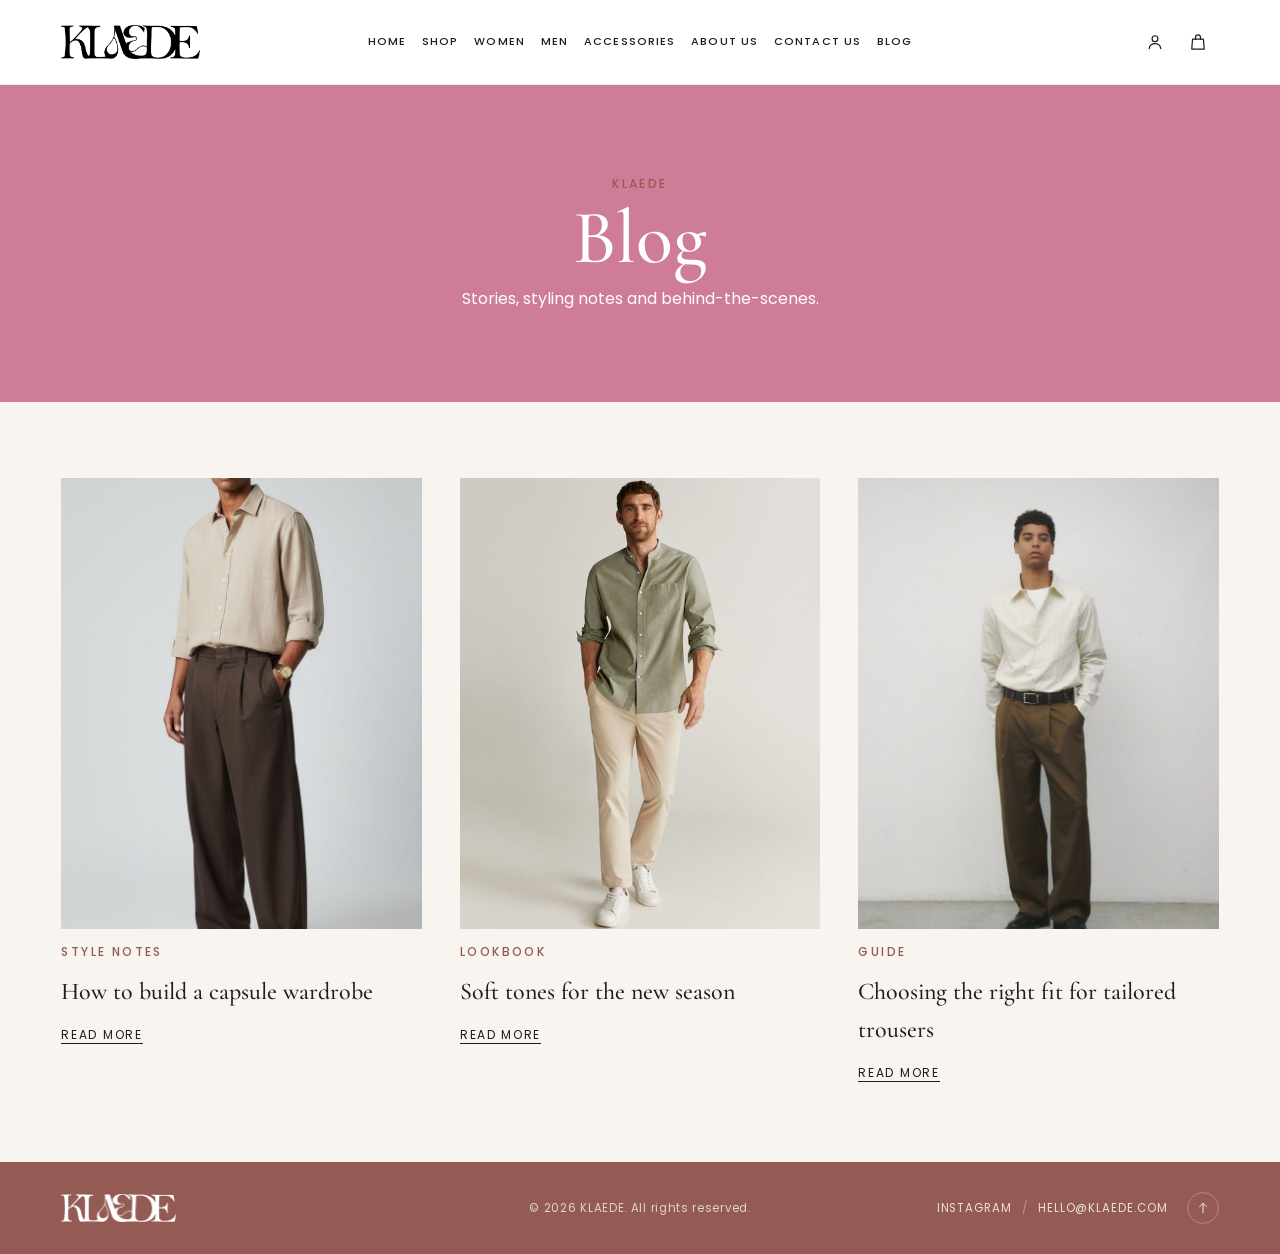
<file: blog.html>
<!DOCTYPE html>
<html lang="en">
<head>
  <meta charset="UTF-8">
  <meta name="viewport" content="width=device-width, initial-scale=1.0">
  <meta name="description" content="KLAEDE — Blog">
  <title>Blog — KLAEDE</title>
  <link rel="icon" href="logo/klaede-logo.png" type="image/png">
  <link rel="stylesheet" href="styles.css">
  <script src="script.js" defer></script>
</head>
<body>
  <a class="skip-link" href="#main">Skip to content</a>

  <svg class="svg-sprite" xmlns="http://www.w3.org/2000/svg" aria-hidden="true">
    <symbol id="icon-menu" viewBox="0 0 24 24">
      <path d="M3 6h18M3 12h18M3 18h18"/>
    </symbol>
    <symbol id="icon-close" viewBox="0 0 24 24">
      <path d="m5 5 14 14M19 5 5 19"/>
    </symbol>
    <symbol id="icon-search" viewBox="0 0 24 24">
      <circle cx="11" cy="11" r="7"/>
      <path d="m16.5 16.5 4 4"/>
    </symbol>
    <symbol id="icon-bag" viewBox="0 0 24 24">
      <path d="M5.5 8.5h13l1 12h-15l1-12Z"/>
      <path d="M9 9V6.5a3 3 0 0 1 6 0V9"/>
    </symbol>
    <symbol id="icon-user" viewBox="0 0 24 24">
      <circle cx="12" cy="8" r="3.5"/>
      <path d="M5 20c.6-4 3-6 7-6s6.4 2 7 6"/>
    </symbol>
    <symbol id="icon-heart" viewBox="0 0 24 24">
      <path d="M20.8 5.8a5.4 5.4 0 0 0-7.6 0L12 7l-1.2-1.2a5.4 5.4 0 0 0-7.6 7.6L12 22l8.8-8.6a5.4 5.4 0 0 0 0-7.6Z"/>
    </symbol>
    <symbol id="icon-plus" viewBox="0 0 24 24">
      <path d="M12 5v14M5 12h14"/>
    </symbol>
    <symbol id="icon-minus" viewBox="0 0 24 24">
      <path d="M5 12h14"/>
    </symbol>
    <symbol id="icon-arrow-left" viewBox="0 0 24 24">
      <path d="M20 12H4m6-6-6 6 6 6"/>
    </symbol>
    <symbol id="icon-arrow-right" viewBox="0 0 24 24">
      <path d="M4 12h16m-6-6 6 6-6 6"/>
    </symbol>
    <symbol id="icon-arrow-up" viewBox="0 0 24 24">
      <path d="M12 20V4m-6 6 6-6 6 6"/>
    </symbol>
    <symbol id="icon-instagram" viewBox="0 0 24 24">
      <rect x="3.5" y="3.5" width="17" height="17" rx="5"/>
      <circle cx="12" cy="12" r="4"/>
      <path d="M17.5 6.6h.01"/>
    </symbol>
    <symbol id="icon-star" viewBox="0 0 24 24">
      <path d="m12 2.5 2.9 5.9 6.6 1-4.8 4.6 1.1 6.5-5.8-3.1-5.8 3.1 1.1-6.5-4.8-4.6 6.6-1L12 2.5Z" fill="currentColor" stroke="none"/>
    </symbol>
  </svg>

  <div class="page-shell" id="top">
    <header class="site-header" data-header>
      <div class="header-inner">
        <button class="icon-button menu-toggle" type="button" data-menu-open aria-label="Open menu" aria-controls="menu-dialog">
          <svg class="icon" aria-hidden="true"><use href="#icon-menu"/></svg>
        </button>

        <a class="brand" href="index.html" aria-label="KLAEDE home">
          <img src="logo/klaede-logo.png" alt="KLAEDE" width="926" height="227">
        </a>

        <nav class="primary-nav" aria-label="Primary navigation">
          <a class="nav-link" href="index.html">Home</a>
          <a class="nav-link" href="shop.html">Shop</a>
          <a class="nav-link" href="women.html">Women</a>
          <a class="nav-link" href="men.html">Men</a>
          <a class="nav-link" href="accessories.html">Accessories</a>
          <a class="nav-link" href="about.html">About us</a>
          <a class="nav-link" href="contact.html">Contact us</a>
          <a class="nav-link is-current" href="blog.html" aria-current="page">Blog</a>
        </nav>

        <div class="header-actions">
          <button class="icon-button" type="button" data-account aria-label="Account">
            <svg class="icon" aria-hidden="true"><use href="#icon-user"/></svg>
          </button>
          <button class="icon-button bag-button" type="button" aria-label="Shopping bag">
            <svg class="icon" aria-hidden="true"><use href="#icon-bag"/></svg>
          </button>
        </div>
      </div>
    </header>

    <main id="main">
      <section class="page-title"><p class="eyebrow">KLAEDE</p><h1>Blog</h1><p>Stories, styling notes and behind-the-scenes.</p></section>
      <div class="page-simple">
        <div class="blog-grid">
          <article class="blog-card"><a href="#"><img src="New%20Folder/download%20(35).jpeg" alt="How to build a capsule wardrobe" loading="lazy"></a><p class="eyebrow">Style notes</p><h2>How to build a capsule wardrobe</h2><a class="blog-more" href="#">Read more</a></article>
          <article class="blog-card"><a href="#"><img src="New%20Folder/Elevate%20Your%20Style_%20Top%20Men_s%20Formal%20and%20Smart%20Casual%20Fashion%20Trends%202024.jpeg" alt="Soft tones for the new season" loading="lazy"></a><p class="eyebrow">Lookbook</p><h2>Soft tones for the new season</h2><a class="blog-more" href="#">Read more</a></article>
          <article class="blog-card"><a href="#"><img src="New%20Folder/download%20(33).jpeg" alt="Choosing the right fit for tailored trousers" loading="lazy"></a><p class="eyebrow">Guide</p><h2>Choosing the right fit for tailored trousers</h2><a class="blog-more" href="#">Read more</a></article>
        </div>
      </div>
    </main>

    <footer class="site-footer" id="contact">
      <div class="footer-inner">
        <a class="footer-brand" href="#top" aria-label="KLAEDE home">
          <img loading="lazy" decoding="async" src="logo/klaede-logo.png" alt="KLAEDE" width="926" height="227">
        </a>
        <p class="footer-copy">&copy; 2026 KLAEDE. All rights reserved.</p>
        <div class="footer-meta">
          <a href="https://www.instagram.com/" target="_blank" rel="noopener noreferrer">Instagram</a>
          <span aria-hidden="true">/</span>
          <a href="mailto:hello@klaede.com">hello@klaede.com</a>
          <button class="back-to-top" type="button" data-back-to-top aria-label="Back to top">
            <svg class="icon" aria-hidden="true"><use href="#icon-arrow-up"/></svg>
          </button>
        </div>
      </div>
    </footer>
  </div>

  <!-- Mobile navigation -->
  <dialog class="drawer menu-dialog" id="menu-dialog" aria-labelledby="menu-dialog-title">
    <div class="drawer-head">
      <a class="brand" href="index.html" aria-label="KLAEDE home">
        <img loading="lazy" decoding="async" src="logo/klaede-logo.png" alt="KLAEDE" width="926" height="227">
      </a>
      <button class="icon-button" type="button" data-dialog-close aria-label="Close menu">
        <svg class="icon" aria-hidden="true"><use href="#icon-close"/></svg>
      </button>
    </div>
    <div class="drawer-body">
      <p class="drawer-label" id="menu-dialog-title">Menu</p>
      <nav class="mobile-nav" aria-label="Mobile navigation">
        <a href="index.html">Home <span>01</span></a>
        <a href="shop.html">Shop <span>02</span></a>
        <a href="women.html">Women <span>03</span></a>
        <a href="men.html">Men <span>04</span></a>
        <a href="accessories.html">Accessories <span>05</span></a>
        <a href="about.html">About us <span>06</span></a>
        <a href="contact.html">Contact us <span>07</span></a>
        <a href="blog.html">Blog <span>08</span></a>
      </nav>
      <div class="mobile-meta">
        <p class="drawer-label">Client services</p>
        <a href="mailto:hello@klaede.com">hello@klaede.com</a>
        <a href="tel:+12125550148">+1 (212) 555-0148</a>
      </div>
      <div class="drawer-socials">
        <a href="https://www.instagram.com/" target="_blank" rel="noopener noreferrer">Instagram</a>
        <a href="#new-in">Shipping &amp; returns</a>
      </div>
    </div>
  </dialog>


  <div class="toast" data-toast role="status" aria-live="polite"></div>
</body>
</html>
</file>
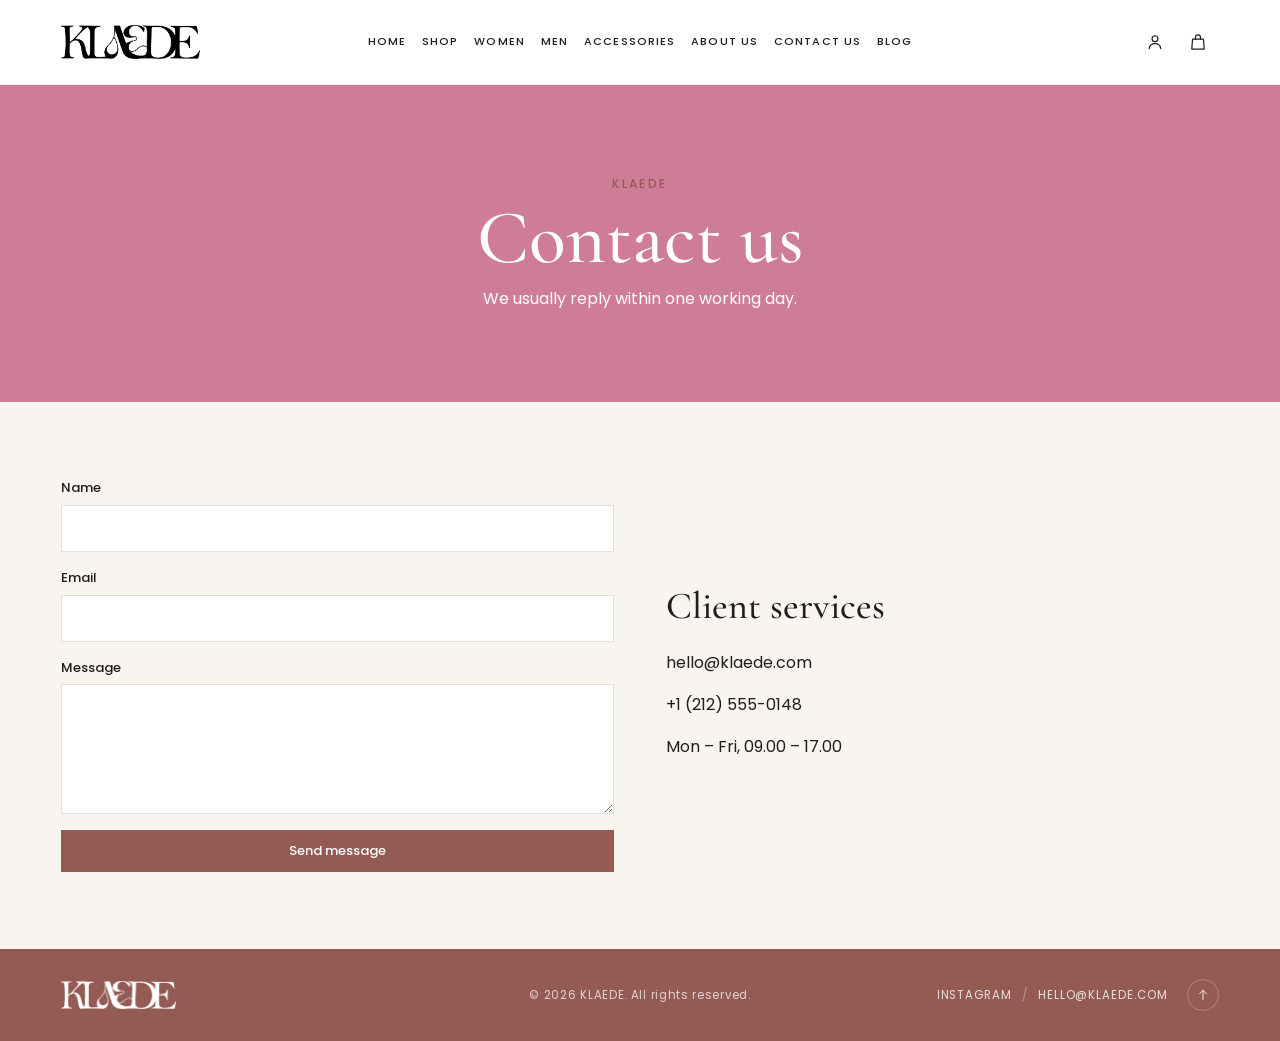
<file: contact.html>
<!DOCTYPE html>
<html lang="en">
<head>
  <meta charset="UTF-8">
  <meta name="viewport" content="width=device-width, initial-scale=1.0">
  <meta name="description" content="KLAEDE — Contact us">
  <title>Contact us — KLAEDE</title>
  <link rel="icon" href="logo/klaede-logo.png" type="image/png">
  <link rel="stylesheet" href="styles.css">
  <script src="script.js" defer></script>
</head>
<body>
  <a class="skip-link" href="#main">Skip to content</a>

  <svg class="svg-sprite" xmlns="http://www.w3.org/2000/svg" aria-hidden="true">
    <symbol id="icon-menu" viewBox="0 0 24 24">
      <path d="M3 6h18M3 12h18M3 18h18"/>
    </symbol>
    <symbol id="icon-close" viewBox="0 0 24 24">
      <path d="m5 5 14 14M19 5 5 19"/>
    </symbol>
    <symbol id="icon-search" viewBox="0 0 24 24">
      <circle cx="11" cy="11" r="7"/>
      <path d="m16.5 16.5 4 4"/>
    </symbol>
    <symbol id="icon-bag" viewBox="0 0 24 24">
      <path d="M5.5 8.5h13l1 12h-15l1-12Z"/>
      <path d="M9 9V6.5a3 3 0 0 1 6 0V9"/>
    </symbol>
    <symbol id="icon-user" viewBox="0 0 24 24">
      <circle cx="12" cy="8" r="3.5"/>
      <path d="M5 20c.6-4 3-6 7-6s6.4 2 7 6"/>
    </symbol>
    <symbol id="icon-heart" viewBox="0 0 24 24">
      <path d="M20.8 5.8a5.4 5.4 0 0 0-7.6 0L12 7l-1.2-1.2a5.4 5.4 0 0 0-7.6 7.6L12 22l8.8-8.6a5.4 5.4 0 0 0 0-7.6Z"/>
    </symbol>
    <symbol id="icon-plus" viewBox="0 0 24 24">
      <path d="M12 5v14M5 12h14"/>
    </symbol>
    <symbol id="icon-minus" viewBox="0 0 24 24">
      <path d="M5 12h14"/>
    </symbol>
    <symbol id="icon-arrow-left" viewBox="0 0 24 24">
      <path d="M20 12H4m6-6-6 6 6 6"/>
    </symbol>
    <symbol id="icon-arrow-right" viewBox="0 0 24 24">
      <path d="M4 12h16m-6-6 6 6-6 6"/>
    </symbol>
    <symbol id="icon-arrow-up" viewBox="0 0 24 24">
      <path d="M12 20V4m-6 6 6-6 6 6"/>
    </symbol>
    <symbol id="icon-instagram" viewBox="0 0 24 24">
      <rect x="3.5" y="3.5" width="17" height="17" rx="5"/>
      <circle cx="12" cy="12" r="4"/>
      <path d="M17.5 6.6h.01"/>
    </symbol>
    <symbol id="icon-star" viewBox="0 0 24 24">
      <path d="m12 2.5 2.9 5.9 6.6 1-4.8 4.6 1.1 6.5-5.8-3.1-5.8 3.1 1.1-6.5-4.8-4.6 6.6-1L12 2.5Z" fill="currentColor" stroke="none"/>
    </symbol>
  </svg>

  <div class="page-shell" id="top">
    <header class="site-header" data-header>
      <div class="header-inner">
        <button class="icon-button menu-toggle" type="button" data-menu-open aria-label="Open menu" aria-controls="menu-dialog">
          <svg class="icon" aria-hidden="true"><use href="#icon-menu"/></svg>
        </button>

        <a class="brand" href="index.html" aria-label="KLAEDE home">
          <img src="logo/klaede-logo.png" alt="KLAEDE" width="926" height="227">
        </a>

        <nav class="primary-nav" aria-label="Primary navigation">
          <a class="nav-link" href="index.html">Home</a>
          <a class="nav-link" href="shop.html">Shop</a>
          <a class="nav-link" href="women.html">Women</a>
          <a class="nav-link" href="men.html">Men</a>
          <a class="nav-link" href="accessories.html">Accessories</a>
          <a class="nav-link" href="about.html">About us</a>
          <a class="nav-link is-current" href="contact.html" aria-current="page">Contact us</a>
          <a class="nav-link" href="blog.html">Blog</a>
        </nav>

        <div class="header-actions">
          <button class="icon-button" type="button" data-account aria-label="Account">
            <svg class="icon" aria-hidden="true"><use href="#icon-user"/></svg>
          </button>
          <button class="icon-button bag-button" type="button" aria-label="Shopping bag">
            <svg class="icon" aria-hidden="true"><use href="#icon-bag"/></svg>
          </button>
        </div>
      </div>
    </header>

    <main id="main">
      <section class="page-title"><p class="eyebrow">KLAEDE</p><h1>Contact us</h1><p>We usually reply within one working day.</p></section>
      <div class="page-simple">
        <div class="contact-grid">
          <form class="contact-form" onsubmit="event.preventDefault();this.reset();this.querySelector('.sent').hidden=false">
            <label>Name<input type="text" required></label>
            <label>Email<input type="email" required></label>
            <label>Message<textarea rows="5" required></textarea></label>
            <button class="p-price" type="submit">Send message</button>
            <p class="sent" hidden>Thank you — your message has been sent.</p>
          </form>
          <div class="contact-info"><h2>Client services</h2><p><a href="mailto:hello@klaede.com">hello@klaede.com</a></p><p><a href="tel:+12125550148">+1 (212) 555-0148</a></p><p>Mon – Fri, 09.00 – 17.00</p></div></div>
      </div>
    </main>

    <footer class="site-footer" id="contact">
      <div class="footer-inner">
        <a class="footer-brand" href="#top" aria-label="KLAEDE home">
          <img loading="lazy" decoding="async" src="logo/klaede-logo.png" alt="KLAEDE" width="926" height="227">
        </a>
        <p class="footer-copy">&copy; 2026 KLAEDE. All rights reserved.</p>
        <div class="footer-meta">
          <a href="https://www.instagram.com/" target="_blank" rel="noopener noreferrer">Instagram</a>
          <span aria-hidden="true">/</span>
          <a href="mailto:hello@klaede.com">hello@klaede.com</a>
          <button class="back-to-top" type="button" data-back-to-top aria-label="Back to top">
            <svg class="icon" aria-hidden="true"><use href="#icon-arrow-up"/></svg>
          </button>
        </div>
      </div>
    </footer>
  </div>

  <!-- Mobile navigation -->
  <dialog class="drawer menu-dialog" id="menu-dialog" aria-labelledby="menu-dialog-title">
    <div class="drawer-head">
      <a class="brand" href="index.html" aria-label="KLAEDE home">
        <img loading="lazy" decoding="async" src="logo/klaede-logo.png" alt="KLAEDE" width="926" height="227">
      </a>
      <button class="icon-button" type="button" data-dialog-close aria-label="Close menu">
        <svg class="icon" aria-hidden="true"><use href="#icon-close"/></svg>
      </button>
    </div>
    <div class="drawer-body">
      <p class="drawer-label" id="menu-dialog-title">Menu</p>
      <nav class="mobile-nav" aria-label="Mobile navigation">
        <a href="index.html">Home <span>01</span></a>
        <a href="shop.html">Shop <span>02</span></a>
        <a href="women.html">Women <span>03</span></a>
        <a href="men.html">Men <span>04</span></a>
        <a href="accessories.html">Accessories <span>05</span></a>
        <a href="about.html">About us <span>06</span></a>
        <a href="contact.html">Contact us <span>07</span></a>
        <a href="blog.html">Blog <span>08</span></a>
      </nav>
      <div class="mobile-meta">
        <p class="drawer-label">Client services</p>
        <a href="mailto:hello@klaede.com">hello@klaede.com</a>
        <a href="tel:+12125550148">+1 (212) 555-0148</a>
      </div>
      <div class="drawer-socials">
        <a href="https://www.instagram.com/" target="_blank" rel="noopener noreferrer">Instagram</a>
        <a href="#new-in">Shipping &amp; returns</a>
      </div>
    </div>
  </dialog>


  <div class="toast" data-toast role="status" aria-live="polite"></div>
</body>
</html>
</file>
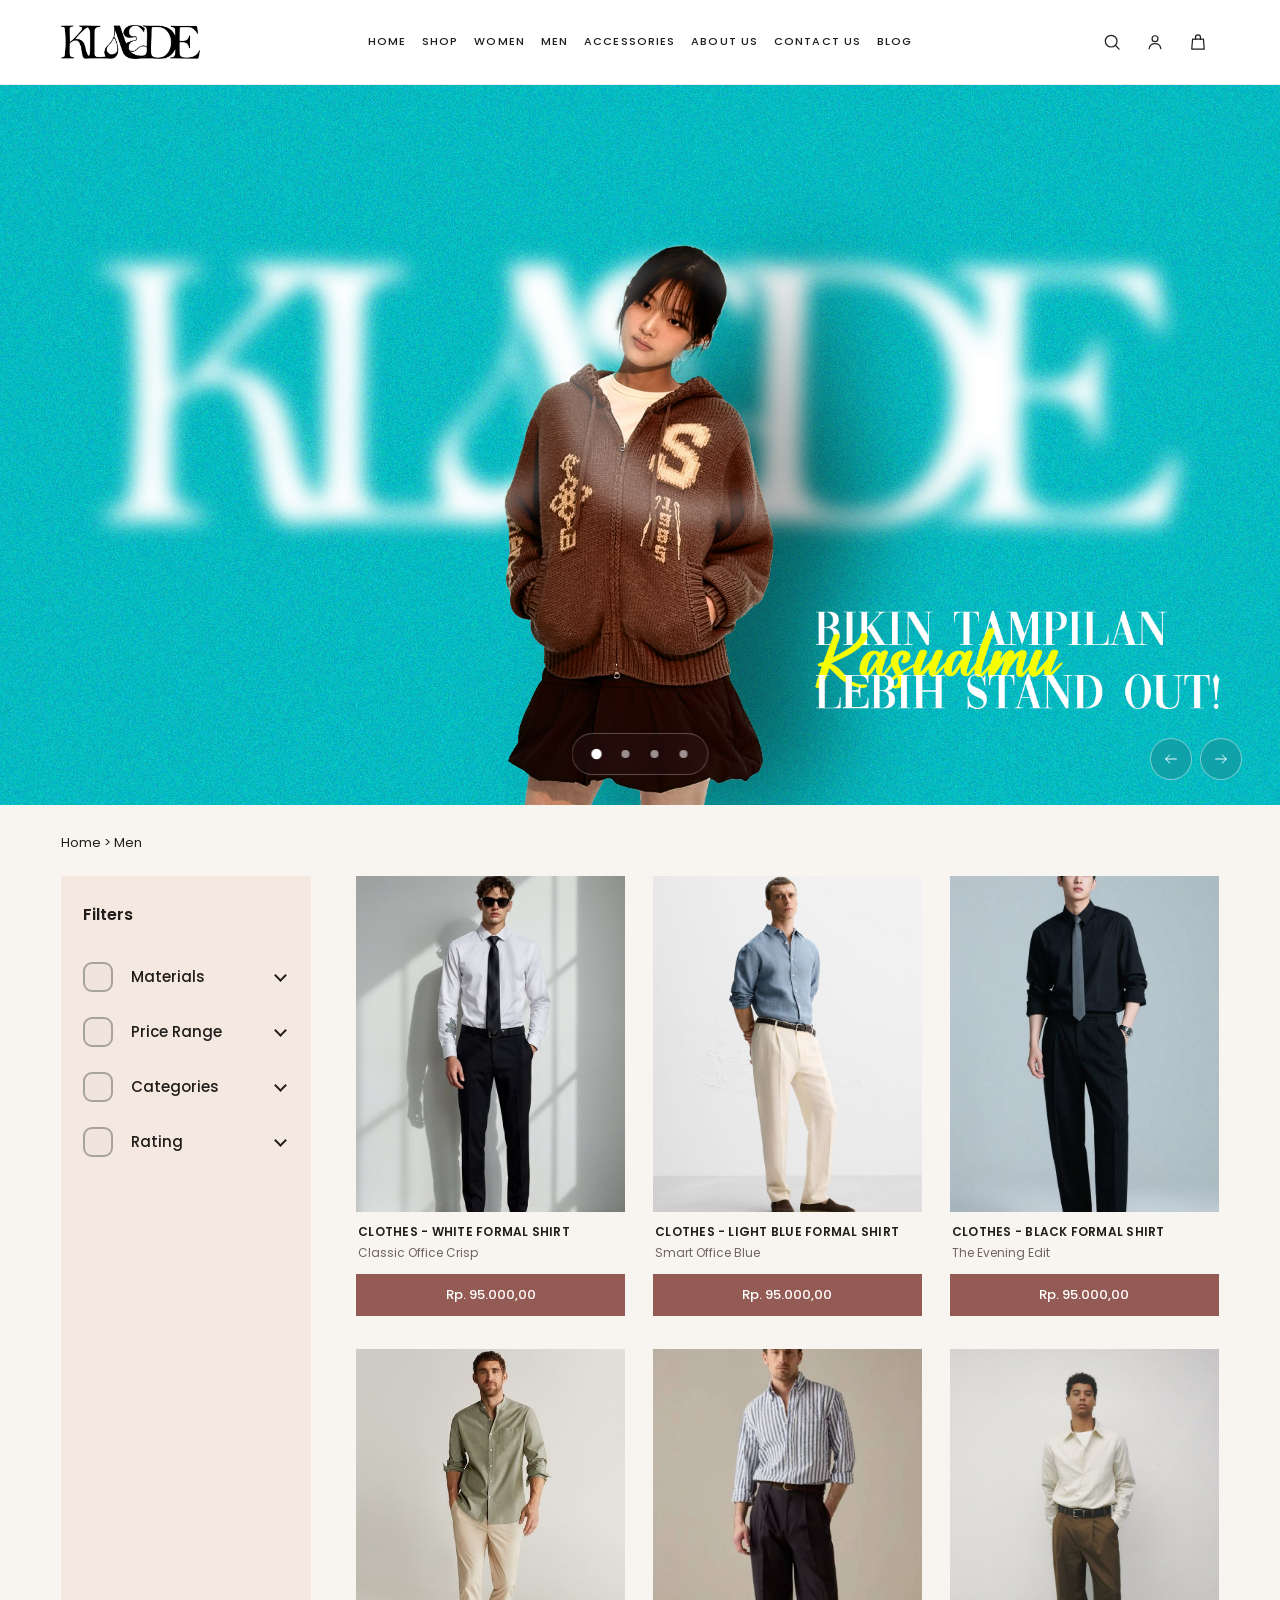
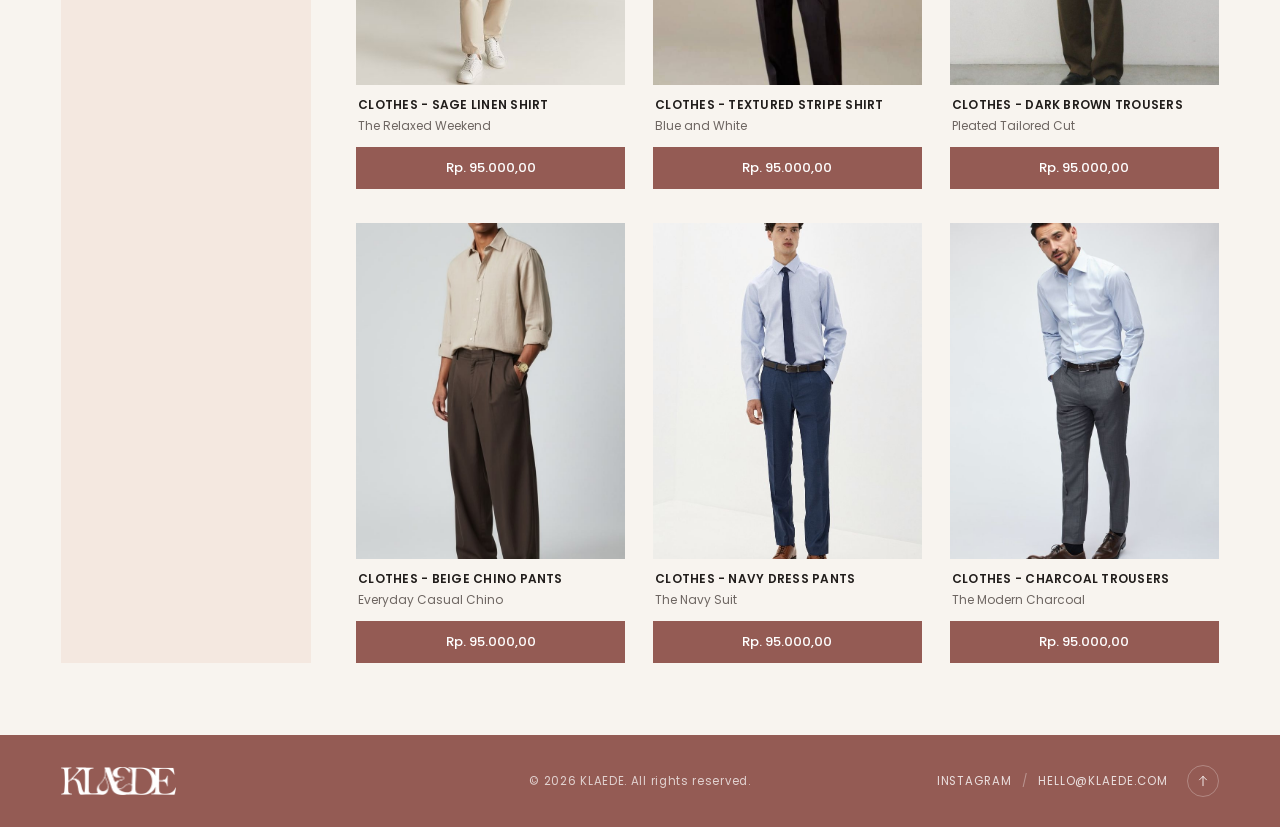
<file: men.html>
<!DOCTYPE html>
<html lang="en">
<head>
  <meta charset="UTF-8">
  <meta name="viewport" content="width=device-width, initial-scale=1.0">
  <meta name="description" content="KLAEDE — Men">
  <title>Men — KLAEDE</title>
  <link rel="icon" href="logo/klaede-logo.png" type="image/png">
  <link rel="stylesheet" href="styles.css">
  <script src="script.js" defer></script>
</head>
<body>
  <a class="skip-link" href="#main">Skip to content</a>

  <svg class="svg-sprite" xmlns="http://www.w3.org/2000/svg" aria-hidden="true">
    <symbol id="icon-menu" viewBox="0 0 24 24">
      <path d="M3 6h18M3 12h18M3 18h18"/>
    </symbol>
    <symbol id="icon-close" viewBox="0 0 24 24">
      <path d="m5 5 14 14M19 5 5 19"/>
    </symbol>
    <symbol id="icon-search" viewBox="0 0 24 24">
      <circle cx="11" cy="11" r="7"/>
      <path d="m16.5 16.5 4 4"/>
    </symbol>
    <symbol id="icon-bag" viewBox="0 0 24 24">
      <path d="M5.5 8.5h13l1 12h-15l1-12Z"/>
      <path d="M9 9V6.5a3 3 0 0 1 6 0V9"/>
    </symbol>
    <symbol id="icon-user" viewBox="0 0 24 24">
      <circle cx="12" cy="8" r="3.5"/>
      <path d="M5 20c.6-4 3-6 7-6s6.4 2 7 6"/>
    </symbol>
    <symbol id="icon-heart" viewBox="0 0 24 24">
      <path d="M20.8 5.8a5.4 5.4 0 0 0-7.6 0L12 7l-1.2-1.2a5.4 5.4 0 0 0-7.6 7.6L12 22l8.8-8.6a5.4 5.4 0 0 0 0-7.6Z"/>
    </symbol>
    <symbol id="icon-plus" viewBox="0 0 24 24">
      <path d="M12 5v14M5 12h14"/>
    </symbol>
    <symbol id="icon-minus" viewBox="0 0 24 24">
      <path d="M5 12h14"/>
    </symbol>
    <symbol id="icon-arrow-left" viewBox="0 0 24 24">
      <path d="M20 12H4m6-6-6 6 6 6"/>
    </symbol>
    <symbol id="icon-arrow-right" viewBox="0 0 24 24">
      <path d="M4 12h16m-6-6 6 6-6 6"/>
    </symbol>
    <symbol id="icon-arrow-up" viewBox="0 0 24 24">
      <path d="M12 20V4m-6 6 6-6 6 6"/>
    </symbol>
    <symbol id="icon-instagram" viewBox="0 0 24 24">
      <rect x="3.5" y="3.5" width="17" height="17" rx="5"/>
      <circle cx="12" cy="12" r="4"/>
      <path d="M17.5 6.6h.01"/>
    </symbol>
    <symbol id="icon-star" viewBox="0 0 24 24">
      <path d="m12 2.5 2.9 5.9 6.6 1-4.8 4.6 1.1 6.5-5.8-3.1-5.8 3.1 1.1-6.5-4.8-4.6 6.6-1L12 2.5Z" fill="currentColor" stroke="none"/>
    </symbol>
  </svg>

  <div class="page-shell" id="top">
    <header class="site-header" data-header>
      <div class="header-inner">
        <button class="icon-button menu-toggle" type="button" data-menu-open aria-label="Open menu" aria-controls="menu-dialog">
          <svg class="icon" aria-hidden="true"><use href="#icon-menu"/></svg>
        </button>

        <a class="brand" href="index.html" aria-label="KLAEDE home">
          <img src="logo/klaede-logo.png" alt="KLAEDE" width="926" height="227">
        </a>

        <nav class="primary-nav" aria-label="Primary navigation">
          <a class="nav-link" href="index.html">Home</a>
          <a class="nav-link" href="shop.html">Shop</a>
          <a class="nav-link" href="women.html">Women</a>
          <a class="nav-link is-current" href="men.html" aria-current="page">Men</a>
          <a class="nav-link" href="accessories.html">Accessories</a>
          <a class="nav-link" href="about.html">About us</a>
          <a class="nav-link" href="contact.html">Contact us</a>
          <a class="nav-link" href="blog.html">Blog</a>
        </nav>

        <div class="header-actions">
          <form class="header-search" role="search" data-shop-search-form>
            <input id="shop-search" type="search" placeholder="Search products…" aria-label="Search products" autocomplete="off" data-shop-search>
            <button class="icon-button" type="button" data-search-toggle aria-label="Search" aria-expanded="false">
              <svg class="icon" aria-hidden="true"><use href="#icon-search"/></svg>
            </button>
          </form>
          <button class="icon-button" type="button" data-account aria-label="Account">
            <svg class="icon" aria-hidden="true"><use href="#icon-user"/></svg>
          </button>
          <button class="icon-button bag-button" type="button" aria-label="Shopping bag">
            <svg class="icon" aria-hidden="true"><use href="#icon-bag"/></svg>
          </button>
        </div>
      </div>
    </header>

    <main id="main">
      <section class="hero" aria-label="KLAEDE campaign">
        <div class="hero-slider" data-hero aria-roledescription="carousel">
          <div class="hero-track">
            <article class="hero-slide is-active" data-hero-slide aria-hidden="false" aria-label="1 of 4">
              <picture>
                <img
                  src="banner%20asset/aa.png"
                  alt="KLAEDE new season campaign in teal, featuring a model in a brown knit cardigan"
                  width="1920" height="1080" fetchpriority="high">
              </picture>
            </article>
            <article class="hero-slide" data-hero-slide aria-hidden="true" aria-label="2 of 4">
              <picture>
                <img
                  src="banner%20asset/banner2.png"
                  alt="KLAEDE in soft pink — Modern Minimal You, a model in black"
                  width="1920" height="1080">
              </picture>
            </article>
            <article class="hero-slide" data-hero-slide aria-hidden="true" aria-label="3 of 4">
              <picture>
                <img
                  src="banner%20asset/banner3.png"
                  alt="KLAEDE in plum — Comfort meets character, Step into confidence"
                  width="1920" height="1080">
              </picture>
            </article>
            <article class="hero-slide" data-hero-slide aria-hidden="true" aria-label="4 of 4">
              <picture>
                <img
                  src="banner%20asset/desweb.png"
                  alt="KLAEDE in rose — a model in a blue ruffled blouse and tailored skirt beside the words Effortlessly Sweet, Elegantly You"
                  width="1920" height="1080">
              </picture>
            </article>
          </div>

          <div class="hero-dots" role="tablist" aria-label="Choose campaign">
            <button class="hero-dot is-active" type="button" role="tab" aria-selected="true" aria-label="View campaign one" data-hero-dot="0"><span></span></button>
            <button class="hero-dot" type="button" role="tab" aria-selected="false" aria-label="View campaign two" data-hero-dot="1"><span></span></button>
            <button class="hero-dot" type="button" role="tab" aria-selected="false" aria-label="View campaign three" data-hero-dot="2"><span></span></button>
            <button class="hero-dot" type="button" role="tab" aria-selected="false" aria-label="View campaign four" data-hero-dot="3"><span></span></button>
          </div>

          <div class="hero-arrows">
            <button class="hero-arrow" type="button" aria-label="Previous campaign" data-hero-prev>
              <svg class="icon" aria-hidden="true"><use href="#icon-arrow-left"/></svg>
            </button>
            <button class="hero-arrow" type="button" aria-label="Next campaign" data-hero-next>
              <svg class="icon" aria-hidden="true"><use href="#icon-arrow-right"/></svg>
            </button>
          </div>
        </div>
      </section>
      <div class="shop-body">
        <nav class="crumbs" aria-label="Breadcrumb"><a href="index.html">Home</a> &gt; <span>Men</span></nav>
        <h1 class="visually-hidden">Men</h1>
        <div class="shop-layout">
      <aside class="filters" aria-label="Filters"><h2>Filters</h2>
        <details class="f-group"><summary><span class="f-box"></span>Materials</summary>
          <div class="f-opts"><label><input type="checkbox" name="Materials"> Cotton</label><label><input type="checkbox" name="Materials"> Linen</label><label><input type="checkbox" name="Materials"> Wool</label><label><input type="checkbox" name="Materials"> Silk</label><label><input type="checkbox" name="Materials"> Leather</label></div></details>
        <details class="f-group"><summary><span class="f-box"></span>Price Range</summary>
          <div class="f-opts"><label><input type="radio" name="Price Range"> Under Rp. 100.000</label><label><input type="radio" name="Price Range"> Rp. 100.000 – 250.000</label><label><input type="radio" name="Price Range"> Over Rp. 250.000</label></div></details>
        <details class="f-group"><summary><span class="f-box"></span>Categories</summary>
          <div class="f-opts"><label><input type="checkbox" name="Categories"> Clothes</label><label><input type="checkbox" name="Categories"> Accessories</label></div></details>
        <details class="f-group"><summary><span class="f-box"></span>Rating</summary>
          <div class="f-opts"><label><input type="radio" name="Rating"> 5 stars</label><label><input type="radio" name="Rating"> 4 stars &amp; up</label><label><input type="radio" name="Rating"> 3 stars &amp; up</label></div></details>
      </aside>
        <div class="product-grid-wrap">
        <p class="no-results" data-no-results hidden>No products match your search.</p>
        <div class="product-grid">
          <article class="p-card">
            <a class="p-img" href="#" aria-label="White Formal Shirt"><img loading="lazy" decoding="async" src="New%20Folder/Classic%20Men%E2%80%99s%20Formal%20Outfit%20_%20White%20Shirt%20%26%20Black%20Tie%20Aesthetic.jpeg" alt="White Formal Shirt — Classic Office Crisp" width="600" height="750"></a>
            <div class="p-info"><p class="p-name">CLOTHES - White Formal Shirt</p><p class="p-sub">Classic Office Crisp</p></div>
            <button class="p-price" type="button">Rp. 95.000,00</button>
          </article>
          <article class="p-card">
            <a class="p-img" href="#" aria-label="Light Blue Formal Shirt"><img loading="lazy" decoding="async" src="New%20Folder/download%20(32).jpeg" alt="Light Blue Formal Shirt — Smart Office Blue" width="600" height="750"></a>
            <div class="p-info"><p class="p-name">CLOTHES - Light Blue Formal Shirt</p><p class="p-sub">Smart Office Blue</p></div>
            <button class="p-price" type="button">Rp. 95.000,00</button>
          </article>
          <article class="p-card">
            <a class="p-img" href="#" aria-label="Black Formal Shirt"><img loading="lazy" decoding="async" src="New%20Folder/download%20(36).jpeg" alt="Black Formal Shirt — The Evening Edit" width="600" height="750"></a>
            <div class="p-info"><p class="p-name">CLOTHES - Black Formal Shirt</p><p class="p-sub">The Evening Edit</p></div>
            <button class="p-price" type="button">Rp. 95.000,00</button>
          </article>
          <article class="p-card">
            <a class="p-img" href="#" aria-label="Sage Linen Shirt"><img loading="lazy" decoding="async" src="New%20Folder/Elevate%20Your%20Style_%20Top%20Men_s%20Formal%20and%20Smart%20Casual%20Fashion%20Trends%202024.jpeg" alt="Sage Linen Shirt — The Relaxed Weekend" width="600" height="750"></a>
            <div class="p-info"><p class="p-name">CLOTHES - Sage Linen Shirt</p><p class="p-sub">The Relaxed Weekend</p></div>
            <button class="p-price" type="button">Rp. 95.000,00</button>
          </article>
          <article class="p-card">
            <a class="p-img" href="#" aria-label="Textured Stripe Shirt"><img loading="lazy" decoding="async" src="New%20Folder/download%20(34).jpeg" alt="Textured Stripe Shirt — Blue and White" width="600" height="750"></a>
            <div class="p-info"><p class="p-name">CLOTHES - Textured Stripe Shirt</p><p class="p-sub">Blue and White</p></div>
            <button class="p-price" type="button">Rp. 95.000,00</button>
          </article>
          <article class="p-card">
            <a class="p-img" href="#" aria-label="Dark Brown Trousers"><img loading="lazy" decoding="async" src="New%20Folder/download%20(33).jpeg" alt="Dark Brown Trousers — Pleated Tailored Cut" width="600" height="750"></a>
            <div class="p-info"><p class="p-name">CLOTHES - Dark Brown Trousers</p><p class="p-sub">Pleated Tailored Cut</p></div>
            <button class="p-price" type="button">Rp. 95.000,00</button>
          </article>
          <article class="p-card">
            <a class="p-img" href="#" aria-label="Beige Chino Pants"><img loading="lazy" decoding="async" src="New%20Folder/download%20(35).jpeg" alt="Beige Chino Pants — Everyday Casual Chino" width="600" height="750"></a>
            <div class="p-info"><p class="p-name">CLOTHES - Beige Chino Pants</p><p class="p-sub">Everyday Casual Chino</p></div>
            <button class="p-price" type="button">Rp. 95.000,00</button>
          </article>
          <article class="p-card">
            <a class="p-img" href="#" aria-label="Navy Dress Pants"><img loading="lazy" decoding="async" src="New%20Folder/download%20(37).jpeg" alt="Navy Dress Pants — The Navy Suit" width="600" height="750"></a>
            <div class="p-info"><p class="p-name">CLOTHES - Navy Dress Pants</p><p class="p-sub">The Navy Suit</p></div>
            <button class="p-price" type="button">Rp. 95.000,00</button>
          </article>
          <article class="p-card">
            <a class="p-img" href="#" aria-label="Charcoal Trousers"><img loading="lazy" decoding="async" src="New%20Folder/download%20(38).jpeg" alt="Charcoal Trousers — The Modern Charcoal" width="600" height="750"></a>
            <div class="p-info"><p class="p-name">CLOTHES - Charcoal Trousers</p><p class="p-sub">The Modern Charcoal</p></div>
            <button class="p-price" type="button">Rp. 95.000,00</button>
          </article>
        </div>
        </div>
        </div>
      </div>
    </main>

    <footer class="site-footer" id="contact">
      <div class="footer-inner">
        <a class="footer-brand" href="#top" aria-label="KLAEDE home">
          <img loading="lazy" decoding="async" src="logo/klaede-logo.png" alt="KLAEDE" width="926" height="227">
        </a>
        <p class="footer-copy">&copy; 2026 KLAEDE. All rights reserved.</p>
        <div class="footer-meta">
          <a href="https://www.instagram.com/" target="_blank" rel="noopener noreferrer">Instagram</a>
          <span aria-hidden="true">/</span>
          <a href="mailto:hello@klaede.com">hello@klaede.com</a>
          <button class="back-to-top" type="button" data-back-to-top aria-label="Back to top">
            <svg class="icon" aria-hidden="true"><use href="#icon-arrow-up"/></svg>
          </button>
        </div>
      </div>
    </footer>
  </div>

  <!-- Mobile navigation -->
  <dialog class="drawer menu-dialog" id="menu-dialog" aria-labelledby="menu-dialog-title">
    <div class="drawer-head">
      <a class="brand" href="index.html" aria-label="KLAEDE home">
        <img loading="lazy" decoding="async" src="logo/klaede-logo.png" alt="KLAEDE" width="926" height="227">
      </a>
      <button class="icon-button" type="button" data-dialog-close aria-label="Close menu">
        <svg class="icon" aria-hidden="true"><use href="#icon-close"/></svg>
      </button>
    </div>
    <div class="drawer-body">
      <p class="drawer-label" id="menu-dialog-title">Menu</p>
      <nav class="mobile-nav" aria-label="Mobile navigation">
        <a href="index.html">Home <span>01</span></a>
        <a href="shop.html">Shop <span>02</span></a>
        <a href="women.html">Women <span>03</span></a>
        <a href="men.html">Men <span>04</span></a>
        <a href="accessories.html">Accessories <span>05</span></a>
        <a href="about.html">About us <span>06</span></a>
        <a href="contact.html">Contact us <span>07</span></a>
        <a href="blog.html">Blog <span>08</span></a>
      </nav>
      <div class="mobile-meta">
        <p class="drawer-label">Client services</p>
        <a href="mailto:hello@klaede.com">hello@klaede.com</a>
        <a href="tel:+12125550148">+1 (212) 555-0148</a>
      </div>
      <div class="drawer-socials">
        <a href="https://www.instagram.com/" target="_blank" rel="noopener noreferrer">Instagram</a>
        <a href="#new-in">Shipping &amp; returns</a>
      </div>
    </div>
  </dialog>

  <!-- Search -->
  <dialog class="search-dialog" id="search-dialog" aria-labelledby="search-title">
    <div class="search-inner">
      <div class="search-head">
        <p class="drawer-label">Find your piece</p>
        <button class="icon-button" type="button" data-dialog-close aria-label="Close search">
          <svg class="icon" aria-hidden="true"><use href="#icon-close"/></svg>
        </button>
      </div>
      <h2 class="visually-hidden" id="search-title">Search KLAEDE</h2>
      <form class="search-form" role="search" data-search-form>
        <svg class="icon search-form__icon" aria-hidden="true"><use href="#icon-search"/></svg>
        <label class="visually-hidden" for="search-input">Search products</label>
        <input id="search-input" name="q" type="search" placeholder="Search shirts, tailoring, the new season…" autocomplete="off" data-search-input>
        <button class="button button--maroon" type="submit">Search</button>
      </form>
      <div class="search-popular" data-search-popular>
        <span>Popular searches</span>
        <button type="button" data-search-term="shirt">Shirts</button>
        <button type="button" data-search-term="trouser">Trousers</button>
        <button type="button" data-search-term="evening">Evening</button>
        <button type="button" data-search-term="linen">Linen</button>
      </div>
      <div class="search-results" data-search-results aria-live="polite"></div>
    </div>
  </dialog>

  <div class="toast" data-toast role="status" aria-live="polite"></div>
</body>
</html>
</file>
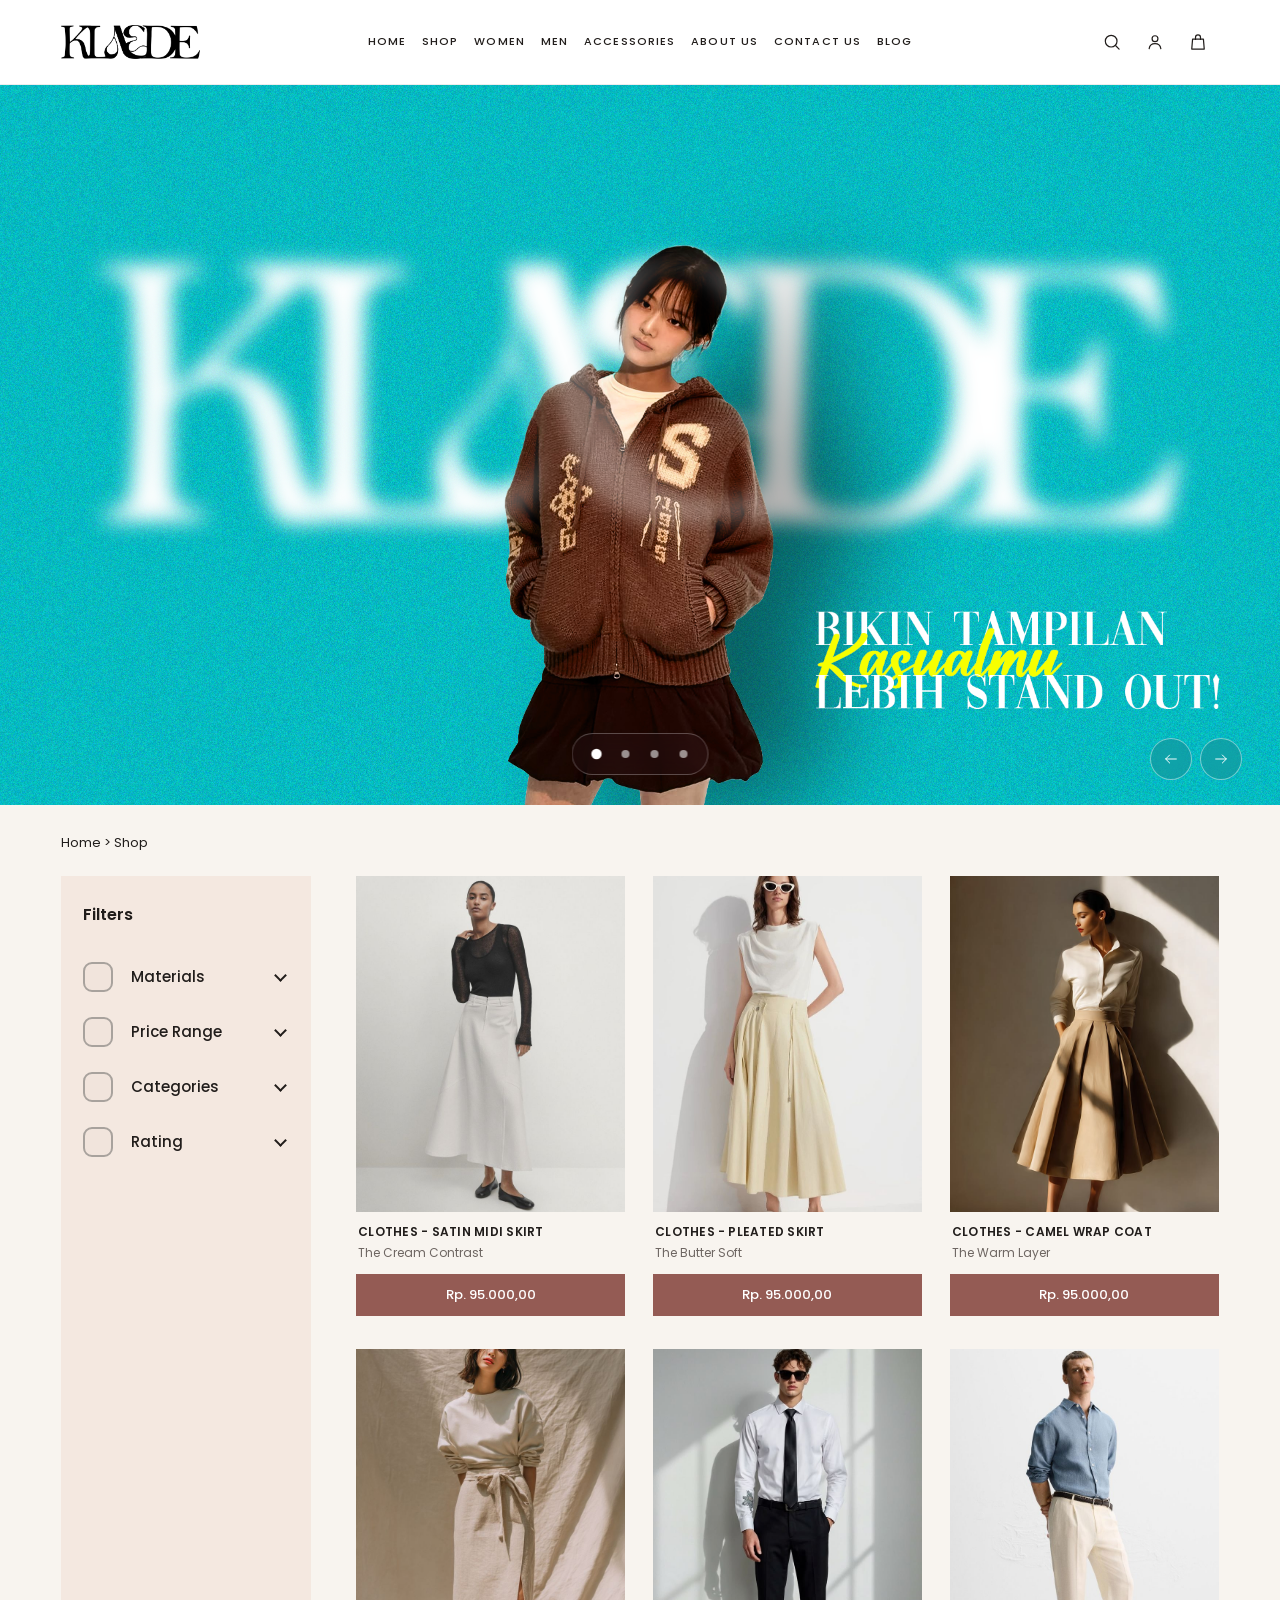
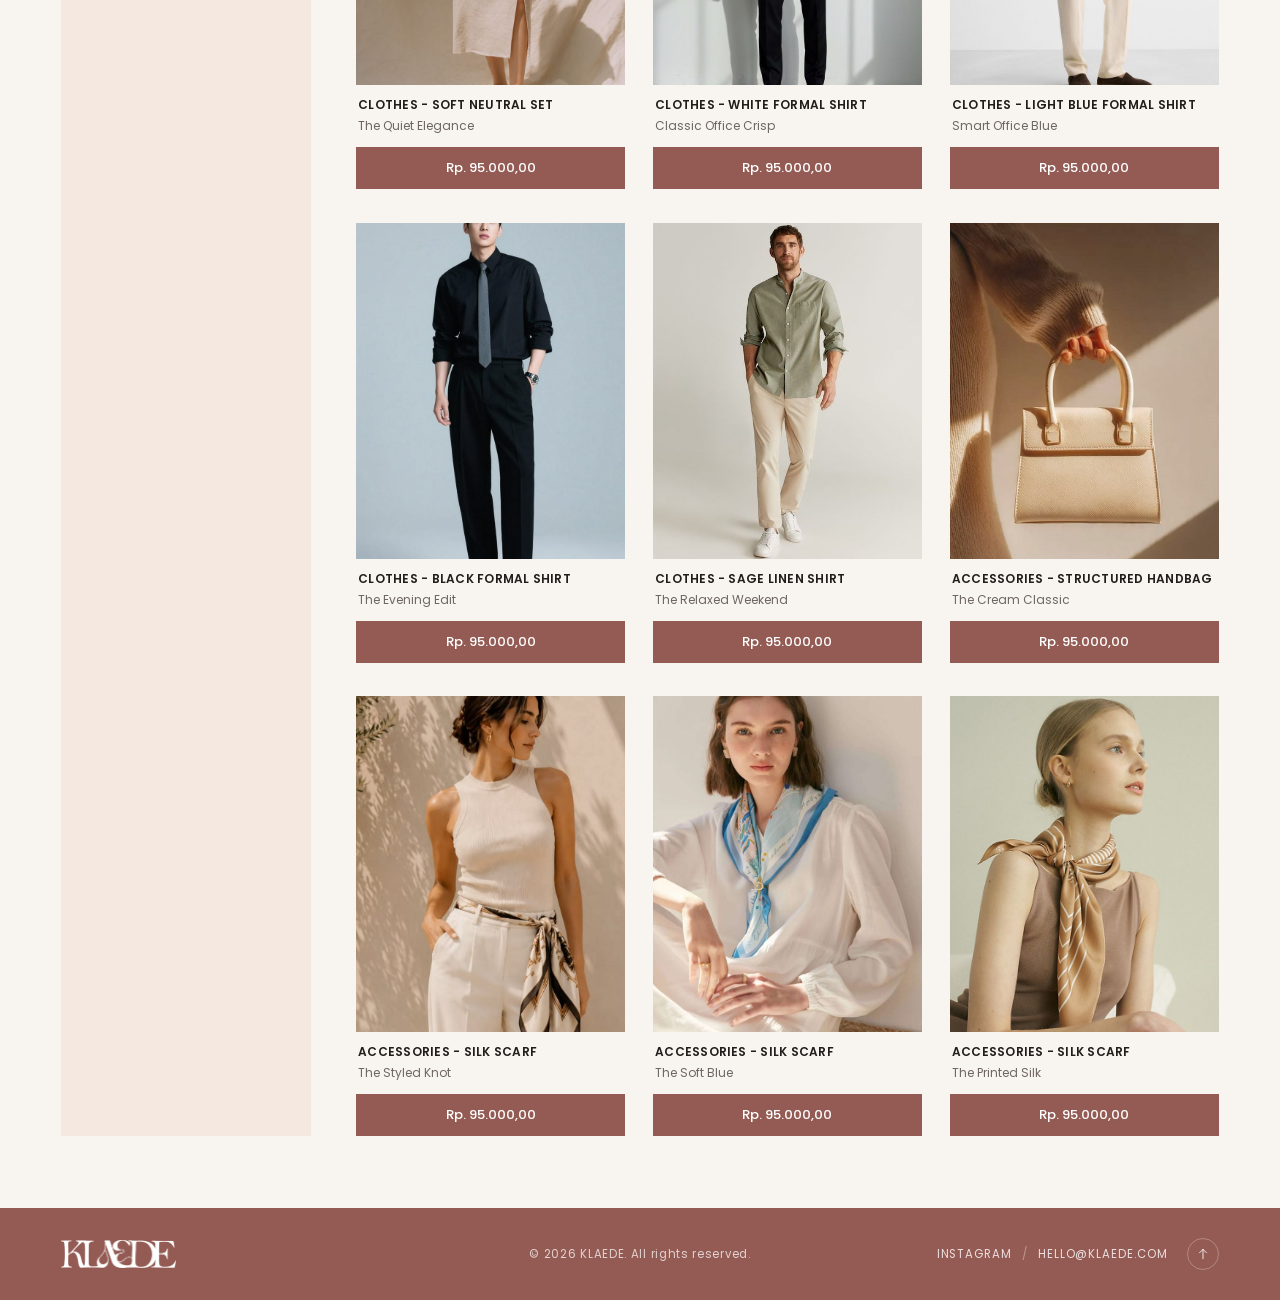
<file: shop.html>
<!DOCTYPE html>
<html lang="en">
<head>
  <meta charset="UTF-8">
  <meta name="viewport" content="width=device-width, initial-scale=1.0">
  <meta name="description" content="KLAEDE — Shop">
  <title>Shop — KLAEDE</title>
  <link rel="icon" href="logo/klaede-logo.png" type="image/png">
  <link rel="stylesheet" href="styles.css">
  <script src="script.js" defer></script>
</head>
<body>
  <a class="skip-link" href="#main">Skip to content</a>

  <svg class="svg-sprite" xmlns="http://www.w3.org/2000/svg" aria-hidden="true">
    <symbol id="icon-menu" viewBox="0 0 24 24">
      <path d="M3 6h18M3 12h18M3 18h18"/>
    </symbol>
    <symbol id="icon-close" viewBox="0 0 24 24">
      <path d="m5 5 14 14M19 5 5 19"/>
    </symbol>
    <symbol id="icon-search" viewBox="0 0 24 24">
      <circle cx="11" cy="11" r="7"/>
      <path d="m16.5 16.5 4 4"/>
    </symbol>
    <symbol id="icon-bag" viewBox="0 0 24 24">
      <path d="M5.5 8.5h13l1 12h-15l1-12Z"/>
      <path d="M9 9V6.5a3 3 0 0 1 6 0V9"/>
    </symbol>
    <symbol id="icon-user" viewBox="0 0 24 24">
      <circle cx="12" cy="8" r="3.5"/>
      <path d="M5 20c.6-4 3-6 7-6s6.4 2 7 6"/>
    </symbol>
    <symbol id="icon-heart" viewBox="0 0 24 24">
      <path d="M20.8 5.8a5.4 5.4 0 0 0-7.6 0L12 7l-1.2-1.2a5.4 5.4 0 0 0-7.6 7.6L12 22l8.8-8.6a5.4 5.4 0 0 0 0-7.6Z"/>
    </symbol>
    <symbol id="icon-plus" viewBox="0 0 24 24">
      <path d="M12 5v14M5 12h14"/>
    </symbol>
    <symbol id="icon-minus" viewBox="0 0 24 24">
      <path d="M5 12h14"/>
    </symbol>
    <symbol id="icon-arrow-left" viewBox="0 0 24 24">
      <path d="M20 12H4m6-6-6 6 6 6"/>
    </symbol>
    <symbol id="icon-arrow-right" viewBox="0 0 24 24">
      <path d="M4 12h16m-6-6 6 6-6 6"/>
    </symbol>
    <symbol id="icon-arrow-up" viewBox="0 0 24 24">
      <path d="M12 20V4m-6 6 6-6 6 6"/>
    </symbol>
    <symbol id="icon-instagram" viewBox="0 0 24 24">
      <rect x="3.5" y="3.5" width="17" height="17" rx="5"/>
      <circle cx="12" cy="12" r="4"/>
      <path d="M17.5 6.6h.01"/>
    </symbol>
    <symbol id="icon-star" viewBox="0 0 24 24">
      <path d="m12 2.5 2.9 5.9 6.6 1-4.8 4.6 1.1 6.5-5.8-3.1-5.8 3.1 1.1-6.5-4.8-4.6 6.6-1L12 2.5Z" fill="currentColor" stroke="none"/>
    </symbol>
  </svg>

  <div class="page-shell" id="top">
    <header class="site-header" data-header>
      <div class="header-inner">
        <button class="icon-button menu-toggle" type="button" data-menu-open aria-label="Open menu" aria-controls="menu-dialog">
          <svg class="icon" aria-hidden="true"><use href="#icon-menu"/></svg>
        </button>

        <a class="brand" href="index.html" aria-label="KLAEDE home">
          <img src="logo/klaede-logo.png" alt="KLAEDE" width="926" height="227">
        </a>

        <nav class="primary-nav" aria-label="Primary navigation">
          <a class="nav-link" href="index.html">Home</a>
          <a class="nav-link is-current" href="shop.html" aria-current="page">Shop</a>
          <a class="nav-link" href="women.html">Women</a>
          <a class="nav-link" href="men.html">Men</a>
          <a class="nav-link" href="accessories.html">Accessories</a>
          <a class="nav-link" href="about.html">About us</a>
          <a class="nav-link" href="contact.html">Contact us</a>
          <a class="nav-link" href="blog.html">Blog</a>
        </nav>

        <div class="header-actions">
          <form class="header-search" role="search" data-shop-search-form>
            <input id="shop-search" type="search" placeholder="Search products…" aria-label="Search products" autocomplete="off" data-shop-search>
            <button class="icon-button" type="button" data-search-toggle aria-label="Search" aria-expanded="false">
              <svg class="icon" aria-hidden="true"><use href="#icon-search"/></svg>
            </button>
          </form>
          <button class="icon-button" type="button" data-account aria-label="Account">
            <svg class="icon" aria-hidden="true"><use href="#icon-user"/></svg>
          </button>
          <button class="icon-button bag-button" type="button" aria-label="Shopping bag">
            <svg class="icon" aria-hidden="true"><use href="#icon-bag"/></svg>
          </button>
        </div>
      </div>
    </header>

    <main id="main">
      <section class="hero" aria-label="KLAEDE campaign">
        <div class="hero-slider" data-hero aria-roledescription="carousel">
          <div class="hero-track">
            <article class="hero-slide is-active" data-hero-slide aria-hidden="false" aria-label="1 of 4">
              <picture>
                <img
                  src="banner%20asset/aa.png"
                  alt="KLAEDE new season campaign in teal, featuring a model in a brown knit cardigan"
                  width="1920" height="1080" fetchpriority="high">
              </picture>
            </article>
            <article class="hero-slide" data-hero-slide aria-hidden="true" aria-label="2 of 4">
              <picture>
                <img
                  src="banner%20asset/banner2.png"
                  alt="KLAEDE in soft pink — Modern Minimal You, a model in black"
                  width="1920" height="1080">
              </picture>
            </article>
            <article class="hero-slide" data-hero-slide aria-hidden="true" aria-label="3 of 4">
              <picture>
                <img
                  src="banner%20asset/banner3.png"
                  alt="KLAEDE in plum — Comfort meets character, Step into confidence"
                  width="1920" height="1080">
              </picture>
            </article>
            <article class="hero-slide" data-hero-slide aria-hidden="true" aria-label="4 of 4">
              <picture>
                <img
                  src="banner%20asset/desweb.png"
                  alt="KLAEDE in rose — a model in a blue ruffled blouse and tailored skirt beside the words Effortlessly Sweet, Elegantly You"
                  width="1920" height="1080">
              </picture>
            </article>
          </div>

          <div class="hero-dots" role="tablist" aria-label="Choose campaign">
            <button class="hero-dot is-active" type="button" role="tab" aria-selected="true" aria-label="View campaign one" data-hero-dot="0"><span></span></button>
            <button class="hero-dot" type="button" role="tab" aria-selected="false" aria-label="View campaign two" data-hero-dot="1"><span></span></button>
            <button class="hero-dot" type="button" role="tab" aria-selected="false" aria-label="View campaign three" data-hero-dot="2"><span></span></button>
            <button class="hero-dot" type="button" role="tab" aria-selected="false" aria-label="View campaign four" data-hero-dot="3"><span></span></button>
          </div>

          <div class="hero-arrows">
            <button class="hero-arrow" type="button" aria-label="Previous campaign" data-hero-prev>
              <svg class="icon" aria-hidden="true"><use href="#icon-arrow-left"/></svg>
            </button>
            <button class="hero-arrow" type="button" aria-label="Next campaign" data-hero-next>
              <svg class="icon" aria-hidden="true"><use href="#icon-arrow-right"/></svg>
            </button>
          </div>
        </div>
      </section>
      <div class="shop-body">
        <nav class="crumbs" aria-label="Breadcrumb"><a href="index.html">Home</a> &gt; <span>Shop</span></nav>
        <h1 class="visually-hidden">Shop</h1>
        <div class="shop-layout">
      <aside class="filters" aria-label="Filters"><h2>Filters</h2>
        <details class="f-group"><summary><span class="f-box"></span>Materials</summary>
          <div class="f-opts"><label><input type="checkbox" name="Materials"> Cotton</label><label><input type="checkbox" name="Materials"> Linen</label><label><input type="checkbox" name="Materials"> Wool</label><label><input type="checkbox" name="Materials"> Silk</label><label><input type="checkbox" name="Materials"> Leather</label></div></details>
        <details class="f-group"><summary><span class="f-box"></span>Price Range</summary>
          <div class="f-opts"><label><input type="radio" name="Price Range"> Under Rp. 100.000</label><label><input type="radio" name="Price Range"> Rp. 100.000 – 250.000</label><label><input type="radio" name="Price Range"> Over Rp. 250.000</label></div></details>
        <details class="f-group"><summary><span class="f-box"></span>Categories</summary>
          <div class="f-opts"><label><input type="checkbox" name="Categories"> Clothes</label><label><input type="checkbox" name="Categories"> Accessories</label></div></details>
        <details class="f-group"><summary><span class="f-box"></span>Rating</summary>
          <div class="f-opts"><label><input type="radio" name="Rating"> 5 stars</label><label><input type="radio" name="Rating"> 4 stars &amp; up</label><label><input type="radio" name="Rating"> 3 stars &amp; up</label></div></details>
      </aside>
        <div class="product-grid-wrap">
        <p class="no-results" data-no-results hidden>No products match your search.</p>
        <div class="product-grid">
          <article class="p-card">
            <a class="p-img" href="#" aria-label="Satin Midi Skirt"><img loading="lazy" decoding="async" src="women/792070653242421922.jpg" alt="Satin Midi Skirt — The Cream Contrast" width="600" height="750"></a>
            <div class="p-info"><p class="p-name">CLOTHES - Satin Midi Skirt</p><p class="p-sub">The Cream Contrast</p></div>
            <button class="p-price" type="button">Rp. 95.000,00</button>
          </article>
          <article class="p-card">
            <a class="p-img" href="#" aria-label="Pleated Skirt"><img loading="lazy" decoding="async" src="women/887138826592031920.jpg" alt="Pleated Skirt — The Butter Soft" width="600" height="750"></a>
            <div class="p-info"><p class="p-name">CLOTHES - Pleated Skirt</p><p class="p-sub">The Butter Soft</p></div>
            <button class="p-price" type="button">Rp. 95.000,00</button>
          </article>
          <article class="p-card">
            <a class="p-img" href="#" aria-label="Camel Wrap Coat"><img loading="lazy" decoding="async" src="women/1116400195143810805.jpg" alt="Camel Wrap Coat — The Warm Layer" width="600" height="750"></a>
            <div class="p-info"><p class="p-name">CLOTHES - Camel Wrap Coat</p><p class="p-sub">The Warm Layer</p></div>
            <button class="p-price" type="button">Rp. 95.000,00</button>
          </article>
          <article class="p-card">
            <a class="p-img" href="#" aria-label="Soft Neutral Set"><img loading="lazy" decoding="async" src="women/Eleg%C3%A2ncia%20Acess%C3%ADvel.jpg" alt="Soft Neutral Set — The Quiet Elegance" width="600" height="750"></a>
            <div class="p-info"><p class="p-name">CLOTHES - Soft Neutral Set</p><p class="p-sub">The Quiet Elegance</p></div>
            <button class="p-price" type="button">Rp. 95.000,00</button>
          </article>
          <article class="p-card">
            <a class="p-img" href="#" aria-label="White Formal Shirt"><img loading="lazy" decoding="async" src="New%20Folder/Classic%20Men%E2%80%99s%20Formal%20Outfit%20_%20White%20Shirt%20%26%20Black%20Tie%20Aesthetic.jpeg" alt="White Formal Shirt — Classic Office Crisp" width="600" height="750"></a>
            <div class="p-info"><p class="p-name">CLOTHES - White Formal Shirt</p><p class="p-sub">Classic Office Crisp</p></div>
            <button class="p-price" type="button">Rp. 95.000,00</button>
          </article>
          <article class="p-card">
            <a class="p-img" href="#" aria-label="Light Blue Formal Shirt"><img loading="lazy" decoding="async" src="New%20Folder/download%20(32).jpeg" alt="Light Blue Formal Shirt — Smart Office Blue" width="600" height="750"></a>
            <div class="p-info"><p class="p-name">CLOTHES - Light Blue Formal Shirt</p><p class="p-sub">Smart Office Blue</p></div>
            <button class="p-price" type="button">Rp. 95.000,00</button>
          </article>
          <article class="p-card">
            <a class="p-img" href="#" aria-label="Black Formal Shirt"><img loading="lazy" decoding="async" src="New%20Folder/download%20(36).jpeg" alt="Black Formal Shirt — The Evening Edit" width="600" height="750"></a>
            <div class="p-info"><p class="p-name">CLOTHES - Black Formal Shirt</p><p class="p-sub">The Evening Edit</p></div>
            <button class="p-price" type="button">Rp. 95.000,00</button>
          </article>
          <article class="p-card">
            <a class="p-img" href="#" aria-label="Sage Linen Shirt"><img loading="lazy" decoding="async" src="New%20Folder/Elevate%20Your%20Style_%20Top%20Men_s%20Formal%20and%20Smart%20Casual%20Fashion%20Trends%202024.jpeg" alt="Sage Linen Shirt — The Relaxed Weekend" width="600" height="750"></a>
            <div class="p-info"><p class="p-name">CLOTHES - Sage Linen Shirt</p><p class="p-sub">The Relaxed Weekend</p></div>
            <button class="p-price" type="button">Rp. 95.000,00</button>
          </article>
          <article class="p-card">
            <a class="p-img" href="#" aria-label="Structured Handbag"><img loading="lazy" decoding="async" src="accessoris/download%20%289%29.jpg" alt="Structured Handbag — The Cream Classic" width="600" height="750"></a>
            <div class="p-info"><p class="p-name">ACCESSORIES - Structured Handbag</p><p class="p-sub">The Cream Classic</p></div>
            <button class="p-price" type="button">Rp. 95.000,00</button>
          </article>
          <article class="p-card">
            <a class="p-img" href="#" aria-label="Silk Scarf"><img loading="lazy" decoding="async" src="accessoris/Transforme%20Seu%20Look%20com%20Apenas%20um%20Len%C3%A7.jpg" alt="Silk Scarf — The Styled Knot" width="600" height="750"></a>
            <div class="p-info"><p class="p-name">ACCESSORIES - Silk Scarf</p><p class="p-sub">The Styled Knot</p></div>
            <button class="p-price" type="button">Rp. 95.000,00</button>
          </article>
          <article class="p-card">
            <a class="p-img" href="#" aria-label="Silk Scarf"><img loading="lazy" decoding="async" src="accessoris/download%20%288%29.jpg" alt="Silk Scarf — The Soft Blue" width="600" height="750"></a>
            <div class="p-info"><p class="p-name">ACCESSORIES - Silk Scarf</p><p class="p-sub">The Soft Blue</p></div>
            <button class="p-price" type="button">Rp. 95.000,00</button>
          </article>
          <article class="p-card">
            <a class="p-img" href="#" aria-label="Silk Scarf"><img loading="lazy" decoding="async" src="accessoris/download%20%287%29.jpg" alt="Silk Scarf — The Printed Silk" width="600" height="750"></a>
            <div class="p-info"><p class="p-name">ACCESSORIES - Silk Scarf</p><p class="p-sub">The Printed Silk</p></div>
            <button class="p-price" type="button">Rp. 95.000,00</button>
          </article>
        </div>
        </div>
        </div>
      </div>
    </main>

    <footer class="site-footer" id="contact">
      <div class="footer-inner">
        <a class="footer-brand" href="#top" aria-label="KLAEDE home">
          <img loading="lazy" decoding="async" src="logo/klaede-logo.png" alt="KLAEDE" width="926" height="227">
        </a>
        <p class="footer-copy">&copy; 2026 KLAEDE. All rights reserved.</p>
        <div class="footer-meta">
          <a href="https://www.instagram.com/" target="_blank" rel="noopener noreferrer">Instagram</a>
          <span aria-hidden="true">/</span>
          <a href="mailto:hello@klaede.com">hello@klaede.com</a>
          <button class="back-to-top" type="button" data-back-to-top aria-label="Back to top">
            <svg class="icon" aria-hidden="true"><use href="#icon-arrow-up"/></svg>
          </button>
        </div>
      </div>
    </footer>
  </div>

  <!-- Mobile navigation -->
  <dialog class="drawer menu-dialog" id="menu-dialog" aria-labelledby="menu-dialog-title">
    <div class="drawer-head">
      <a class="brand" href="index.html" aria-label="KLAEDE home">
        <img loading="lazy" decoding="async" src="logo/klaede-logo.png" alt="KLAEDE" width="926" height="227">
      </a>
      <button class="icon-button" type="button" data-dialog-close aria-label="Close menu">
        <svg class="icon" aria-hidden="true"><use href="#icon-close"/></svg>
      </button>
    </div>
    <div class="drawer-body">
      <p class="drawer-label" id="menu-dialog-title">Menu</p>
      <nav class="mobile-nav" aria-label="Mobile navigation">
        <a href="index.html">Home <span>01</span></a>
        <a href="shop.html">Shop <span>02</span></a>
        <a href="women.html">Women <span>03</span></a>
        <a href="men.html">Men <span>04</span></a>
        <a href="accessories.html">Accessories <span>05</span></a>
        <a href="about.html">About us <span>06</span></a>
        <a href="contact.html">Contact us <span>07</span></a>
        <a href="blog.html">Blog <span>08</span></a>
      </nav>
      <div class="mobile-meta">
        <p class="drawer-label">Client services</p>
        <a href="mailto:hello@klaede.com">hello@klaede.com</a>
        <a href="tel:+12125550148">+1 (212) 555-0148</a>
      </div>
      <div class="drawer-socials">
        <a href="https://www.instagram.com/" target="_blank" rel="noopener noreferrer">Instagram</a>
        <a href="#new-in">Shipping &amp; returns</a>
      </div>
    </div>
  </dialog>

  <!-- Search -->
  <dialog class="search-dialog" id="search-dialog" aria-labelledby="search-title">
    <div class="search-inner">
      <div class="search-head">
        <p class="drawer-label">Find your piece</p>
        <button class="icon-button" type="button" data-dialog-close aria-label="Close search">
          <svg class="icon" aria-hidden="true"><use href="#icon-close"/></svg>
        </button>
      </div>
      <h2 class="visually-hidden" id="search-title">Search KLAEDE</h2>
      <form class="search-form" role="search" data-search-form>
        <svg class="icon search-form__icon" aria-hidden="true"><use href="#icon-search"/></svg>
        <label class="visually-hidden" for="search-input">Search products</label>
        <input id="search-input" name="q" type="search" placeholder="Search shirts, tailoring, the new season…" autocomplete="off" data-search-input>
        <button class="button button--maroon" type="submit">Search</button>
      </form>
      <div class="search-popular" data-search-popular>
        <span>Popular searches</span>
        <button type="button" data-search-term="shirt">Shirts</button>
        <button type="button" data-search-term="trouser">Trousers</button>
        <button type="button" data-search-term="evening">Evening</button>
        <button type="button" data-search-term="linen">Linen</button>
      </div>
      <div class="search-results" data-search-results aria-live="polite"></div>
    </div>
  </dialog>

  <div class="toast" data-toast role="status" aria-live="polite"></div>
</body>
</html>
</file>
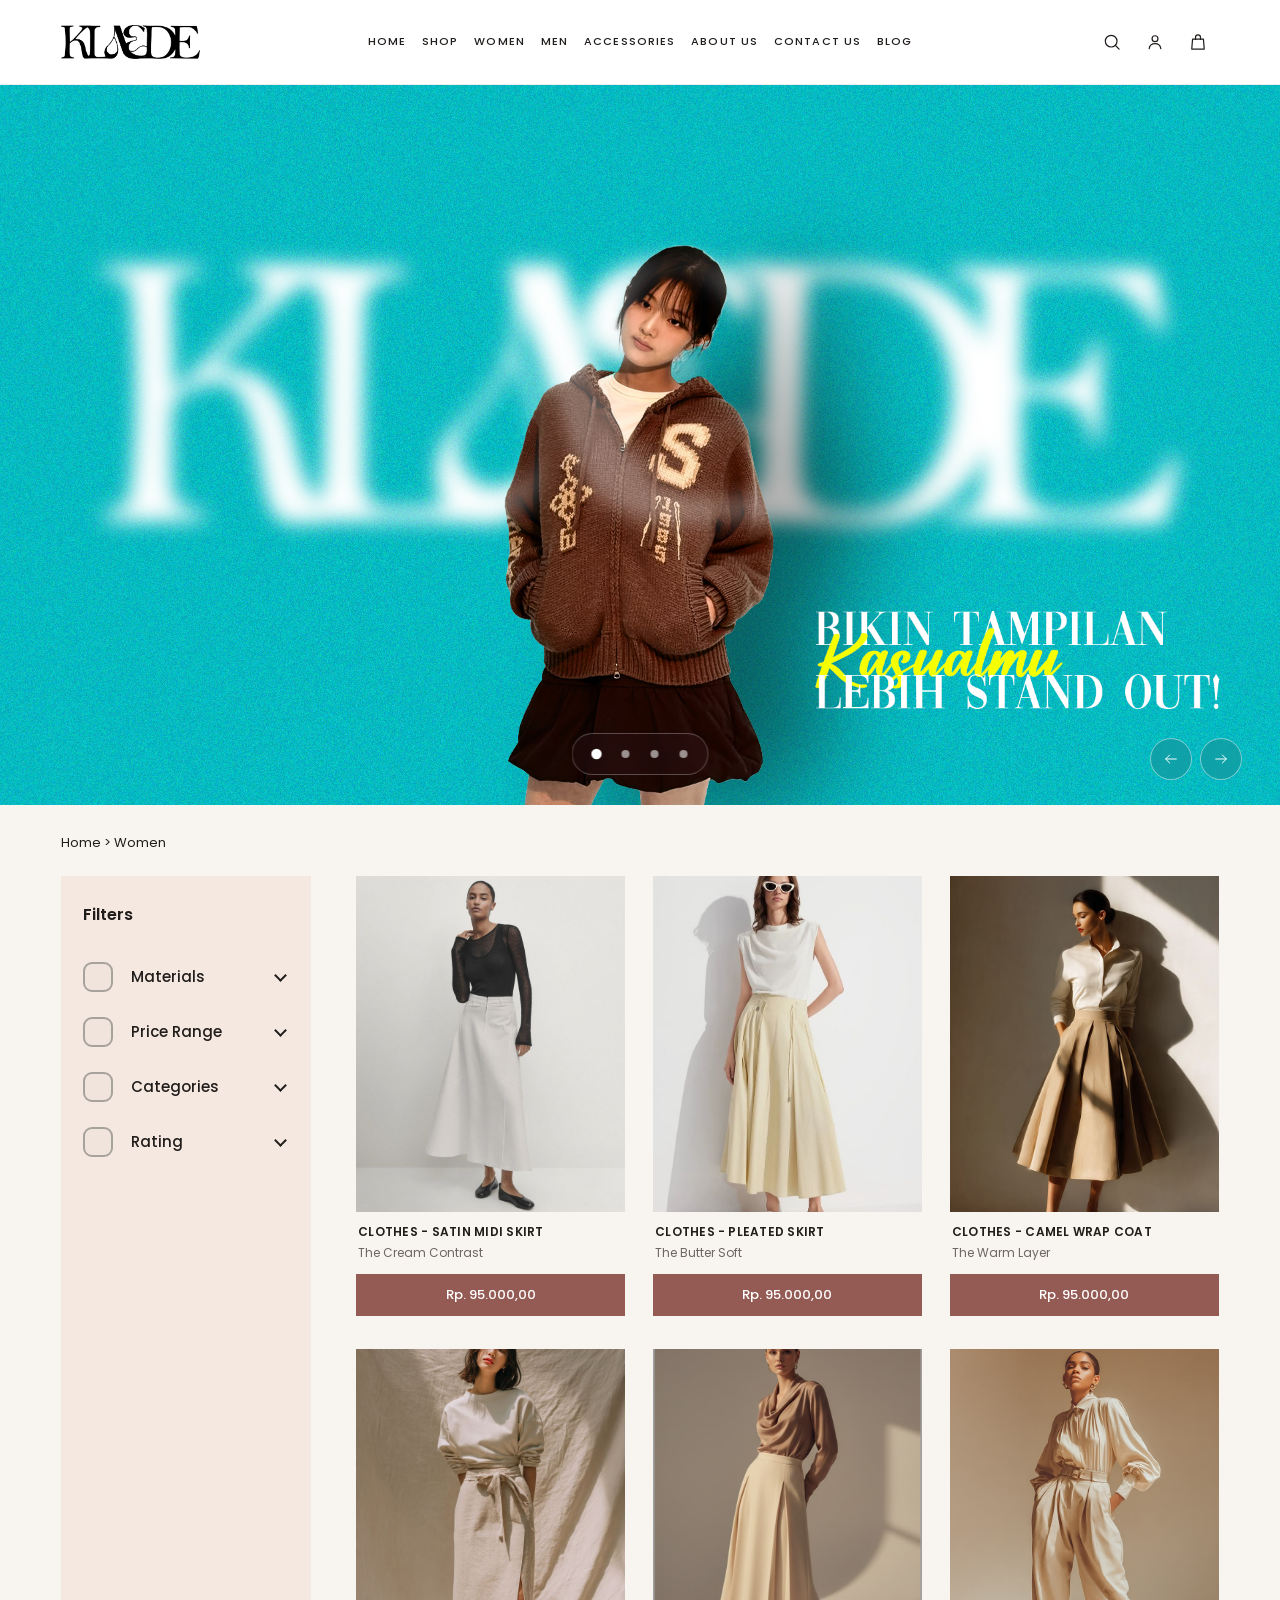
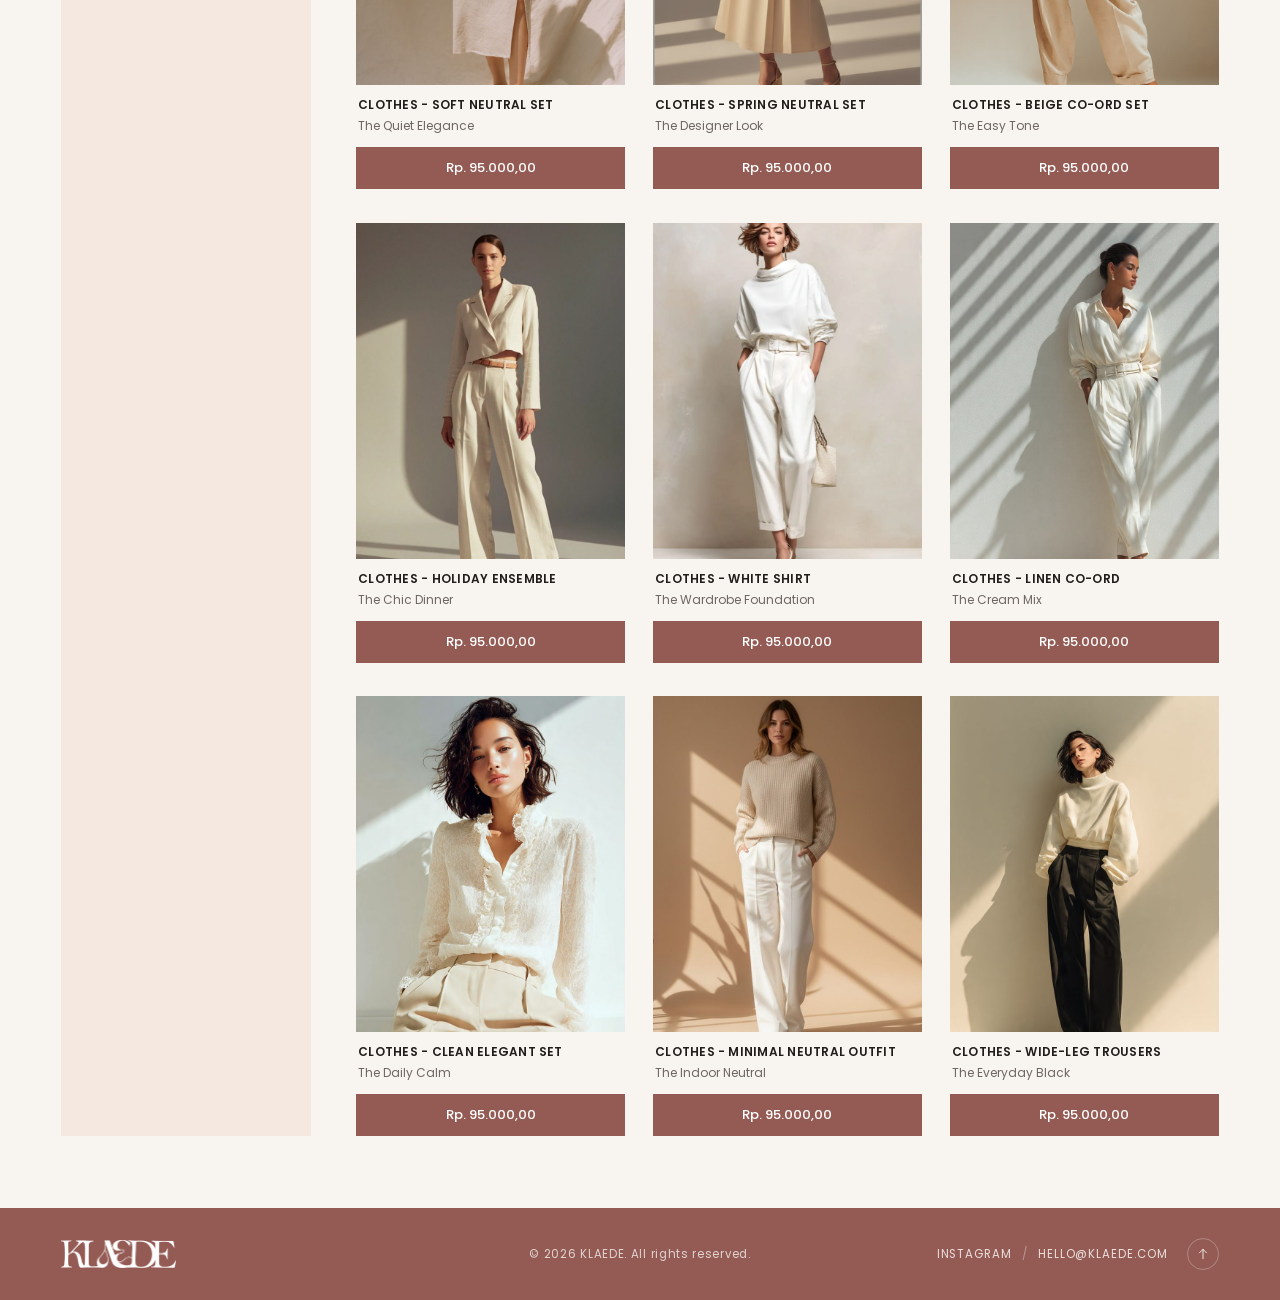
<file: women.html>
<!DOCTYPE html>
<html lang="en">
<head>
  <meta charset="UTF-8">
  <meta name="viewport" content="width=device-width, initial-scale=1.0">
  <meta name="description" content="KLAEDE — Women">
  <title>Women — KLAEDE</title>
  <link rel="icon" href="logo/klaede-logo.png" type="image/png">
  <link rel="stylesheet" href="styles.css">
  <script src="script.js" defer></script>
</head>
<body>
  <a class="skip-link" href="#main">Skip to content</a>

  <svg class="svg-sprite" xmlns="http://www.w3.org/2000/svg" aria-hidden="true">
    <symbol id="icon-menu" viewBox="0 0 24 24">
      <path d="M3 6h18M3 12h18M3 18h18"/>
    </symbol>
    <symbol id="icon-close" viewBox="0 0 24 24">
      <path d="m5 5 14 14M19 5 5 19"/>
    </symbol>
    <symbol id="icon-search" viewBox="0 0 24 24">
      <circle cx="11" cy="11" r="7"/>
      <path d="m16.5 16.5 4 4"/>
    </symbol>
    <symbol id="icon-bag" viewBox="0 0 24 24">
      <path d="M5.5 8.5h13l1 12h-15l1-12Z"/>
      <path d="M9 9V6.5a3 3 0 0 1 6 0V9"/>
    </symbol>
    <symbol id="icon-user" viewBox="0 0 24 24">
      <circle cx="12" cy="8" r="3.5"/>
      <path d="M5 20c.6-4 3-6 7-6s6.4 2 7 6"/>
    </symbol>
    <symbol id="icon-heart" viewBox="0 0 24 24">
      <path d="M20.8 5.8a5.4 5.4 0 0 0-7.6 0L12 7l-1.2-1.2a5.4 5.4 0 0 0-7.6 7.6L12 22l8.8-8.6a5.4 5.4 0 0 0 0-7.6Z"/>
    </symbol>
    <symbol id="icon-plus" viewBox="0 0 24 24">
      <path d="M12 5v14M5 12h14"/>
    </symbol>
    <symbol id="icon-minus" viewBox="0 0 24 24">
      <path d="M5 12h14"/>
    </symbol>
    <symbol id="icon-arrow-left" viewBox="0 0 24 24">
      <path d="M20 12H4m6-6-6 6 6 6"/>
    </symbol>
    <symbol id="icon-arrow-right" viewBox="0 0 24 24">
      <path d="M4 12h16m-6-6 6 6-6 6"/>
    </symbol>
    <symbol id="icon-arrow-up" viewBox="0 0 24 24">
      <path d="M12 20V4m-6 6 6-6 6 6"/>
    </symbol>
    <symbol id="icon-instagram" viewBox="0 0 24 24">
      <rect x="3.5" y="3.5" width="17" height="17" rx="5"/>
      <circle cx="12" cy="12" r="4"/>
      <path d="M17.5 6.6h.01"/>
    </symbol>
    <symbol id="icon-star" viewBox="0 0 24 24">
      <path d="m12 2.5 2.9 5.9 6.6 1-4.8 4.6 1.1 6.5-5.8-3.1-5.8 3.1 1.1-6.5-4.8-4.6 6.6-1L12 2.5Z" fill="currentColor" stroke="none"/>
    </symbol>
  </svg>

  <div class="page-shell" id="top">
    <header class="site-header" data-header>
      <div class="header-inner">
        <button class="icon-button menu-toggle" type="button" data-menu-open aria-label="Open menu" aria-controls="menu-dialog">
          <svg class="icon" aria-hidden="true"><use href="#icon-menu"/></svg>
        </button>

        <a class="brand" href="index.html" aria-label="KLAEDE home">
          <img src="logo/klaede-logo.png" alt="KLAEDE" width="926" height="227">
        </a>

        <nav class="primary-nav" aria-label="Primary navigation">
          <a class="nav-link" href="index.html">Home</a>
          <a class="nav-link" href="shop.html">Shop</a>
          <a class="nav-link is-current" href="women.html" aria-current="page">Women</a>
          <a class="nav-link" href="men.html">Men</a>
          <a class="nav-link" href="accessories.html">Accessories</a>
          <a class="nav-link" href="about.html">About us</a>
          <a class="nav-link" href="contact.html">Contact us</a>
          <a class="nav-link" href="blog.html">Blog</a>
        </nav>

        <div class="header-actions">
          <form class="header-search" role="search" data-shop-search-form>
            <input id="shop-search" type="search" placeholder="Search products…" aria-label="Search products" autocomplete="off" data-shop-search>
            <button class="icon-button" type="button" data-search-toggle aria-label="Search" aria-expanded="false">
              <svg class="icon" aria-hidden="true"><use href="#icon-search"/></svg>
            </button>
          </form>
          <button class="icon-button" type="button" data-account aria-label="Account">
            <svg class="icon" aria-hidden="true"><use href="#icon-user"/></svg>
          </button>
          <button class="icon-button bag-button" type="button" aria-label="Shopping bag">
            <svg class="icon" aria-hidden="true"><use href="#icon-bag"/></svg>
          </button>
        </div>
      </div>
    </header>

    <main id="main">
      <section class="hero" aria-label="KLAEDE campaign">
        <div class="hero-slider" data-hero aria-roledescription="carousel">
          <div class="hero-track">
            <article class="hero-slide is-active" data-hero-slide aria-hidden="false" aria-label="1 of 4">
              <picture>
                <img
                  src="banner%20asset/aa.png"
                  alt="KLAEDE new season campaign in teal, featuring a model in a brown knit cardigan"
                  width="1920" height="1080" fetchpriority="high">
              </picture>
            </article>
            <article class="hero-slide" data-hero-slide aria-hidden="true" aria-label="2 of 4">
              <picture>
                <img
                  src="banner%20asset/banner2.png"
                  alt="KLAEDE in soft pink — Modern Minimal You, a model in black"
                  width="1920" height="1080">
              </picture>
            </article>
            <article class="hero-slide" data-hero-slide aria-hidden="true" aria-label="3 of 4">
              <picture>
                <img
                  src="banner%20asset/banner3.png"
                  alt="KLAEDE in plum — Comfort meets character, Step into confidence"
                  width="1920" height="1080">
              </picture>
            </article>
            <article class="hero-slide" data-hero-slide aria-hidden="true" aria-label="4 of 4">
              <picture>
                <img
                  src="banner%20asset/desweb.png"
                  alt="KLAEDE in rose — a model in a blue ruffled blouse and tailored skirt beside the words Effortlessly Sweet, Elegantly You"
                  width="1920" height="1080">
              </picture>
            </article>
          </div>

          <div class="hero-dots" role="tablist" aria-label="Choose campaign">
            <button class="hero-dot is-active" type="button" role="tab" aria-selected="true" aria-label="View campaign one" data-hero-dot="0"><span></span></button>
            <button class="hero-dot" type="button" role="tab" aria-selected="false" aria-label="View campaign two" data-hero-dot="1"><span></span></button>
            <button class="hero-dot" type="button" role="tab" aria-selected="false" aria-label="View campaign three" data-hero-dot="2"><span></span></button>
            <button class="hero-dot" type="button" role="tab" aria-selected="false" aria-label="View campaign four" data-hero-dot="3"><span></span></button>
          </div>

          <div class="hero-arrows">
            <button class="hero-arrow" type="button" aria-label="Previous campaign" data-hero-prev>
              <svg class="icon" aria-hidden="true"><use href="#icon-arrow-left"/></svg>
            </button>
            <button class="hero-arrow" type="button" aria-label="Next campaign" data-hero-next>
              <svg class="icon" aria-hidden="true"><use href="#icon-arrow-right"/></svg>
            </button>
          </div>
        </div>
      </section>
      <div class="shop-body">
        <nav class="crumbs" aria-label="Breadcrumb"><a href="index.html">Home</a> &gt; <span>Women</span></nav>
        <h1 class="visually-hidden">Women</h1>
        <div class="shop-layout">
      <aside class="filters" aria-label="Filters"><h2>Filters</h2>
        <details class="f-group"><summary><span class="f-box"></span>Materials</summary>
          <div class="f-opts"><label><input type="checkbox" name="Materials"> Cotton</label><label><input type="checkbox" name="Materials"> Linen</label><label><input type="checkbox" name="Materials"> Wool</label><label><input type="checkbox" name="Materials"> Silk</label><label><input type="checkbox" name="Materials"> Leather</label></div></details>
        <details class="f-group"><summary><span class="f-box"></span>Price Range</summary>
          <div class="f-opts"><label><input type="radio" name="Price Range"> Under Rp. 100.000</label><label><input type="radio" name="Price Range"> Rp. 100.000 – 250.000</label><label><input type="radio" name="Price Range"> Over Rp. 250.000</label></div></details>
        <details class="f-group"><summary><span class="f-box"></span>Categories</summary>
          <div class="f-opts"><label><input type="checkbox" name="Categories"> Clothes</label><label><input type="checkbox" name="Categories"> Accessories</label></div></details>
        <details class="f-group"><summary><span class="f-box"></span>Rating</summary>
          <div class="f-opts"><label><input type="radio" name="Rating"> 5 stars</label><label><input type="radio" name="Rating"> 4 stars &amp; up</label><label><input type="radio" name="Rating"> 3 stars &amp; up</label></div></details>
      </aside>
        <div class="product-grid-wrap">
        <p class="no-results" data-no-results hidden>No products match your search.</p>
        <div class="product-grid">
          <article class="p-card">
            <a class="p-img" href="#" aria-label="Satin Midi Skirt"><img loading="lazy" decoding="async" src="women/792070653242421922.jpg" alt="Satin Midi Skirt — The Cream Contrast" width="600" height="750"></a>
            <div class="p-info"><p class="p-name">CLOTHES - Satin Midi Skirt</p><p class="p-sub">The Cream Contrast</p></div>
            <button class="p-price" type="button">Rp. 95.000,00</button>
          </article>
          <article class="p-card">
            <a class="p-img" href="#" aria-label="Pleated Skirt"><img loading="lazy" decoding="async" src="women/887138826592031920.jpg" alt="Pleated Skirt — The Butter Soft" width="600" height="750"></a>
            <div class="p-info"><p class="p-name">CLOTHES - Pleated Skirt</p><p class="p-sub">The Butter Soft</p></div>
            <button class="p-price" type="button">Rp. 95.000,00</button>
          </article>
          <article class="p-card">
            <a class="p-img" href="#" aria-label="Camel Wrap Coat"><img loading="lazy" decoding="async" src="women/1116400195143810805.jpg" alt="Camel Wrap Coat — The Warm Layer" width="600" height="750"></a>
            <div class="p-info"><p class="p-name">CLOTHES - Camel Wrap Coat</p><p class="p-sub">The Warm Layer</p></div>
            <button class="p-price" type="button">Rp. 95.000,00</button>
          </article>
          <article class="p-card">
            <a class="p-img" href="#" aria-label="Soft Neutral Set"><img loading="lazy" decoding="async" src="women/Eleg%C3%A2ncia%20Acess%C3%ADvel.jpg" alt="Soft Neutral Set — The Quiet Elegance" width="600" height="750"></a>
            <div class="p-info"><p class="p-name">CLOTHES - Soft Neutral Set</p><p class="p-sub">The Quiet Elegance</p></div>
            <button class="p-price" type="button">Rp. 95.000,00</button>
          </article>
          <article class="p-card">
            <a class="p-img" href="#" aria-label="Spring Neutral Set"><img loading="lazy" decoding="async" src="women/Elevated%20Neutral%20Spring%20Outfit%20That%20Looks%20Designer.jpg" alt="Spring Neutral Set — The Designer Look" width="600" height="750"></a>
            <div class="p-info"><p class="p-name">CLOTHES - Spring Neutral Set</p><p class="p-sub">The Designer Look</p></div>
            <button class="p-price" type="button">Rp. 95.000,00</button>
          </article>
          <article class="p-card">
            <a class="p-img" href="#" aria-label="Beige Co-ord Set"><img loading="lazy" decoding="async" src="women/AI%20Fashion%20Photoshoot.jpg" alt="Beige Co-ord Set — The Easy Tone" width="600" height="750"></a>
            <div class="p-info"><p class="p-name">CLOTHES - Beige Co-ord Set</p><p class="p-sub">The Easy Tone</p></div>
            <button class="p-price" type="button">Rp. 95.000,00</button>
          </article>
          <article class="p-card">
            <a class="p-img" href="#" aria-label="Holiday Ensemble"><img loading="lazy" decoding="async" src="women/Effortlessly%20Chic%20Holiday%20Dinner%20Ensemble.jpg" alt="Holiday Ensemble — The Chic Dinner" width="600" height="750"></a>
            <div class="p-info"><p class="p-name">CLOTHES - Holiday Ensemble</p><p class="p-sub">The Chic Dinner</p></div>
            <button class="p-price" type="button">Rp. 95.000,00</button>
          </article>
          <article class="p-card">
            <a class="p-img" href="#" aria-label="White Shirt"><img loading="lazy" decoding="async" src="women/White%20Shirt%20Styling%20_%20Wardrobe%20Foundation.jpg" alt="White Shirt — The Wardrobe Foundation" width="600" height="750"></a>
            <div class="p-info"><p class="p-name">CLOTHES - White Shirt</p><p class="p-sub">The Wardrobe Foundation</p></div>
            <button class="p-price" type="button">Rp. 95.000,00</button>
          </article>
          <article class="p-card">
            <a class="p-img" href="#" aria-label="Linen Co-ord"><img loading="lazy" decoding="async" src="women/download.jpg" alt="Linen Co-ord — The Cream Mix" width="600" height="750"></a>
            <div class="p-info"><p class="p-name">CLOTHES - Linen Co-ord</p><p class="p-sub">The Cream Mix</p></div>
            <button class="p-price" type="button">Rp. 95.000,00</button>
          </article>
          <article class="p-card">
            <a class="p-img" href="#" aria-label="Clean Elegant Set"><img loading="lazy" decoding="async" src="women/Inspira%C3%A7%C3%A3o%20clean%20e%20elegante.jpg" alt="Clean Elegant Set — The Daily Calm" width="600" height="750"></a>
            <div class="p-info"><p class="p-name">CLOTHES - Clean Elegant Set</p><p class="p-sub">The Daily Calm</p></div>
            <button class="p-price" type="button">Rp. 95.000,00</button>
          </article>
          <article class="p-card">
            <a class="p-img" href="#" aria-label="Minimal Neutral Outfit"><img loading="lazy" decoding="async" src="women/Minimal%20Indoor%20Neutral%20OOTD.jpg" alt="Minimal Neutral Outfit — The Indoor Neutral" width="600" height="750"></a>
            <div class="p-info"><p class="p-name">CLOTHES - Minimal Neutral Outfit</p><p class="p-sub">The Indoor Neutral</p></div>
            <button class="p-price" type="button">Rp. 95.000,00</button>
          </article>
          <article class="p-card">
            <a class="p-img" href="#" aria-label="Wide-Leg Trousers"><img loading="lazy" decoding="async" src="women/Inspira%C3%A7%C3%A3o%20clean%20para%20o%20dia%20a%20dia.jpg" alt="Wide-Leg Trousers — The Everyday Black" width="600" height="750"></a>
            <div class="p-info"><p class="p-name">CLOTHES - Wide-Leg Trousers</p><p class="p-sub">The Everyday Black</p></div>
            <button class="p-price" type="button">Rp. 95.000,00</button>
          </article>
        </div>
        </div>
        </div>
      </div>
    </main>

    <footer class="site-footer" id="contact">
      <div class="footer-inner">
        <a class="footer-brand" href="#top" aria-label="KLAEDE home">
          <img loading="lazy" decoding="async" src="logo/klaede-logo.png" alt="KLAEDE" width="926" height="227">
        </a>
        <p class="footer-copy">&copy; 2026 KLAEDE. All rights reserved.</p>
        <div class="footer-meta">
          <a href="https://www.instagram.com/" target="_blank" rel="noopener noreferrer">Instagram</a>
          <span aria-hidden="true">/</span>
          <a href="mailto:hello@klaede.com">hello@klaede.com</a>
          <button class="back-to-top" type="button" data-back-to-top aria-label="Back to top">
            <svg class="icon" aria-hidden="true"><use href="#icon-arrow-up"/></svg>
          </button>
        </div>
      </div>
    </footer>
  </div>

  <!-- Mobile navigation -->
  <dialog class="drawer menu-dialog" id="menu-dialog" aria-labelledby="menu-dialog-title">
    <div class="drawer-head">
      <a class="brand" href="index.html" aria-label="KLAEDE home">
        <img loading="lazy" decoding="async" src="logo/klaede-logo.png" alt="KLAEDE" width="926" height="227">
      </a>
      <button class="icon-button" type="button" data-dialog-close aria-label="Close menu">
        <svg class="icon" aria-hidden="true"><use href="#icon-close"/></svg>
      </button>
    </div>
    <div class="drawer-body">
      <p class="drawer-label" id="menu-dialog-title">Menu</p>
      <nav class="mobile-nav" aria-label="Mobile navigation">
        <a href="index.html">Home <span>01</span></a>
        <a href="shop.html">Shop <span>02</span></a>
        <a href="women.html">Women <span>03</span></a>
        <a href="men.html">Men <span>04</span></a>
        <a href="accessories.html">Accessories <span>05</span></a>
        <a href="about.html">About us <span>06</span></a>
        <a href="contact.html">Contact us <span>07</span></a>
        <a href="blog.html">Blog <span>08</span></a>
      </nav>
      <div class="mobile-meta">
        <p class="drawer-label">Client services</p>
        <a href="mailto:hello@klaede.com">hello@klaede.com</a>
        <a href="tel:+12125550148">+1 (212) 555-0148</a>
      </div>
      <div class="drawer-socials">
        <a href="https://www.instagram.com/" target="_blank" rel="noopener noreferrer">Instagram</a>
        <a href="#new-in">Shipping &amp; returns</a>
      </div>
    </div>
  </dialog>

  <!-- Search -->
  <dialog class="search-dialog" id="search-dialog" aria-labelledby="search-title">
    <div class="search-inner">
      <div class="search-head">
        <p class="drawer-label">Find your piece</p>
        <button class="icon-button" type="button" data-dialog-close aria-label="Close search">
          <svg class="icon" aria-hidden="true"><use href="#icon-close"/></svg>
        </button>
      </div>
      <h2 class="visually-hidden" id="search-title">Search KLAEDE</h2>
      <form class="search-form" role="search" data-search-form>
        <svg class="icon search-form__icon" aria-hidden="true"><use href="#icon-search"/></svg>
        <label class="visually-hidden" for="search-input">Search products</label>
        <input id="search-input" name="q" type="search" placeholder="Search shirts, tailoring, the new season…" autocomplete="off" data-search-input>
        <button class="button button--maroon" type="submit">Search</button>
      </form>
      <div class="search-popular" data-search-popular>
        <span>Popular searches</span>
        <button type="button" data-search-term="shirt">Shirts</button>
        <button type="button" data-search-term="trouser">Trousers</button>
        <button type="button" data-search-term="evening">Evening</button>
        <button type="button" data-search-term="linen">Linen</button>
      </div>
      <div class="search-results" data-search-results aria-live="polite"></div>
    </div>
  </dialog>

  <div class="toast" data-toast role="status" aria-live="polite"></div>
</body>
</html>
</file>
<file: styles.css>
/* ============================================================
   KLAEDE — Homepage
   Author: KLAEDE Studio
   ============================================================ */

@font-face {
  font-family: "Poppins";
  src: url("assets/fonts/poppins-regular.woff2") format("woff2"), url("assets/fonts/poppins-regular.ttf") format("truetype");
  font-style: normal;
  font-weight: 400;
  font-display: swap;
}

@font-face {
  font-family: "Poppins";
  src: url("assets/fonts/poppins-medium.woff2") format("woff2"), url("assets/fonts/poppins-medium.ttf") format("truetype");
  font-style: normal;
  font-weight: 500;
  font-display: swap;
}

@font-face {
  font-family: "Poppins";
  src: url("assets/fonts/poppins-semibold.woff2") format("woff2"), url("assets/fonts/poppins-semibold.ttf") format("truetype");
  font-style: normal;
  font-weight: 600;
  font-display: swap;
}

@font-face {
  font-family: "Cormorant Garamond";
  src: url("assets/fonts/cormorant-regular-medium.woff2") format("woff2"), url("assets/fonts/cormorant-regular-medium.ttf") format("truetype");
  font-style: normal;
  font-weight: 500;
  font-display: swap;
}

@font-face {
  font-family: "Cormorant Garamond";
  src: url("assets/fonts/cormorant-italic-medium.woff2") format("woff2"), url("assets/fonts/cormorant-italic-medium.ttf") format("truetype");
  font-style: italic;
  font-weight: 500;
  font-display: swap;
}

@font-face {
  font-family: "Cormorant Garamond";
  src: url("assets/fonts/cormorant-italic-semibold.woff2") format("woff2"), url("assets/fonts/cormorant-italic-semibold.ttf") format("truetype");
  font-style: italic;
  font-weight: 600;
  font-display: swap;
}

:root {
  --ink: #211d1b;
  --ink-soft: #6e6662;
  --maroon: #945b54;
  --maroon-dark: #77453f;
  --rose: #cf7c98;
  --body-pink: #fbd8d8;
  --cream: #f8f4ef;
  --cream-deep: #f1e7df;
  --line: rgba(37, 29, 27, 0.14);
  --white: #ffffff;
  --surface: #ffffff;
  --serif: "Cormorant Garamond", Georgia, "Times New Roman", serif;
  --sans: "Poppins", "Helvetica Neue", Arial, sans-serif;
  --section-pad-x: clamp(20px, 4.8vw, 82px);
  --page-width: 1760px;
  --page-gutter: clamp(0px, 6.5vw, 130px);
  --ease: cubic-bezier(0.22, 1, 0.36, 1);
}

*,
*::before,
*::after {
  box-sizing: border-box;
}

html {
  scroll-behavior: smooth;
  scrollbar-color: #b68a80 var(--body-pink);
}

body {
  min-width: 280px;
  margin: 0;
  background: var(--body-pink);
  color: var(--ink);
  font-family: var(--sans);
  font-size: 16px;
  font-weight: 400;
  line-height: 1.6;
  -webkit-font-smoothing: antialiased;
  text-rendering: optimizeLegibility;
}

body.dialog-open {
  overflow: hidden;
}

img {
  display: block;
  max-width: 100%;
}

button,
input {
  font: inherit;
}

button,
a {
  -webkit-tap-highlight-color: transparent;
}

button {
  color: inherit;
  cursor: pointer;
}

a {
  color: inherit;
  text-decoration: none;
}

h1,
h2,
h3,
p,
blockquote {
  margin-top: 0;
}

::selection {
  background: var(--maroon);
  color: var(--white);
}

:focus-visible {
  outline: 2px solid var(--maroon);
  outline-offset: 4px;
}

.svg-sprite {
  position: absolute;
  width: 0;
  height: 0;
  overflow: hidden;
}

.icon {
  width: 20px;
  height: 20px;
  flex: 0 0 auto;
  fill: none;
  stroke: currentColor;
  stroke-width: 1.45;
  stroke-linecap: round;
  stroke-linejoin: round;
}

.icon--tiny {
  width: 14px;
  height: 14px;
  stroke-width: 1.6;
}

.icon--heart {
  fill: none;
}

.visually-hidden {
  position: absolute !important;
  width: 1px !important;
  height: 1px !important;
  padding: 0 !important;
  margin: -1px !important;
  overflow: hidden !important;
  clip: rect(0 0 0 0) !important;
  white-space: nowrap !important;
  border: 0 !important;
}

.skip-link {
  position: fixed;
  z-index: 1000;
  top: 12px;
  left: 12px;
  padding: 12px 18px;
  background: var(--maroon);
  color: var(--white);
  font-size: 14px;
  letter-spacing: 0.08em;
  text-transform: uppercase;
  transform: translateY(-160%);
  transition: transform 0.2s ease;
}

.skip-link:focus {
  transform: translateY(0);
}

[hidden] {
  display: none !important;
}

/* ------------------------------------------------------------
   Page shell
   ------------------------------------------------------------ */

.page-shell {
  position: relative;
  width: 100%;
  margin: 0;
  background: var(--surface);
  box-shadow: none;
}

/* ------------------------------------------------------------
   Header
   ------------------------------------------------------------ */

.site-header {
  position: sticky;
  z-index: 60;
  top: 0;
  background: rgba(255, 255, 255, 0.96);
  border-bottom: 1px solid rgba(41, 32, 29, 0.08);
  transition:
    box-shadow 0.35s ease,
    background-color 0.35s ease;
  backdrop-filter: blur(14px);
}

.site-header.is-scrolled {
  background: rgba(255, 255, 255, 0.985);
  box-shadow: 0 12px 32px rgba(58, 35, 33, 0.08);
}

.header-inner {
  display: grid;
  grid-template-columns: 1fr auto 1fr;
  align-items: center;
  height: 96px;
  padding: 0 var(--section-pad-x);
}

.brand {
  display: inline-flex;
  align-items: center;
  justify-self: start;
}

.brand img {
  width: auto;
  height: 34px;
}

.primary-nav {
  display: flex;
  align-items: center;
  justify-content: center;
  gap: clamp(18px, 2vw, 36px);
}

.nav-link {
  position: relative;
  padding: 8px 0;
  font-size: 12px;
  font-weight: 500;
  letter-spacing: 0.16em;
  line-height: 1.4;
  text-transform: uppercase;
  white-space: nowrap;
}

.nav-link::after {
  position: absolute;
  right: 0;
  bottom: 2px;
  left: 0;
  height: 1px;
  background: var(--maroon);
  content: "";
  transform: scaleX(0);
  transform-origin: right center;
  transition: transform 0.35s var(--ease);
}

.nav-link:hover::after,
.nav-link.is-current::after {
  transform: scaleX(1);
  transform-origin: left center;
}

.header-actions {
  display: flex;
  align-items: center;
  justify-self: end;
  gap: 1px;
}

.icon-button {
  display: inline-flex;
  width: 42px;
  height: 42px;
  align-items: center;
  justify-content: center;
  padding: 0;
  border: 0;
  border-radius: 50%;
  background: transparent;
  transition:
    background-color 0.25s ease,
    color 0.25s ease;
}

.icon-button:hover {
  background: var(--cream);
  color: var(--maroon);
}

.icon-button .icon {
  width: 20px;
  height: 20px;
}

.menu-toggle {
  display: none;
  justify-self: start;
}

.bag-button {
  position: relative;
}

.bag-count {
  position: absolute;
  top: 2px;
  right: 0;
  display: grid;
  width: 18px;
  height: 18px;
  place-items: center;
  border-radius: 50%;
  background: var(--maroon);
  color: var(--white);
  font-size: 10px;
  font-weight: 600;
  line-height: 1;
}

.bag-count.is-bumping {
  animation: bagPop 0.4s var(--ease);
}

@keyframes bagPop {
  0% {
    transform: scale(0.7);
  }
  55% {
    transform: scale(1.25);
  }
  100% {
    transform: scale(1);
  }
}

/* ------------------------------------------------------------
   Shared type & controls
   ------------------------------------------------------------ */

.eyebrow {
  margin: 0 0 12px;
  color: var(--maroon);
  font-size: 12px;
  font-weight: 500;
  letter-spacing: 0.19em;
  line-height: 1.5;
  text-transform: uppercase;
}

.section-heading {
  display: flex;
  align-items: flex-end;
  justify-content: space-between;
  gap: 28px;
  margin-bottom: clamp(30px, 3vw, 48px);
}

.section-heading h2,
.testimonial-heading h2 {
  margin: 0;
  color: var(--ink);
  font-family: var(--sans);
  font-size: clamp(25px, 2.25vw, 39px);
  font-weight: 600;
  letter-spacing: -0.035em;
  line-height: 1.15;
}

.button {
  display: inline-flex;
  min-height: 46px;
  align-items: center;
  justify-content: center;
  gap: 10px;
  padding: 12px 26px;
  border: 1px solid transparent;
  border-radius: 2px;
  font-size: 11.5px;
  font-weight: 500;
  letter-spacing: 0.14em;
  line-height: 1.3;
  text-transform: uppercase;
  transition:
    background-color 0.3s ease,
    border-color 0.3s ease,
    color 0.3s ease,
    transform 0.3s var(--ease);
}

.button .icon {
  transition: transform 0.3s var(--ease);
}

.button:hover .icon {
  transform: translateX(3px);
}

.button--maroon {
  border-color: var(--maroon);
  background: var(--maroon);
  color: var(--white);
}

.button--maroon:hover {
  border-color: var(--maroon-dark);
  background: var(--maroon-dark);
}

.button--light {
  border-color: rgba(255, 255, 255, 0.88);
  background: rgba(255, 255, 255, 0.94);
  color: var(--maroon-dark);
}

.button--light:hover {
  border-color: var(--white);
  background: var(--surface);
}

.button--full {
  width: 100%;
}

.button:disabled {
  cursor: not-allowed;
  opacity: 0.45;
}

.round-button {
  display: inline-flex;
  width: 44px;
  height: 44px;
  align-items: center;
  justify-content: center;
  padding: 0;
  border: 1px solid var(--line);
  border-radius: 50%;
  background: transparent;
  transition:
    background-color 0.3s ease,
    border-color 0.3s ease,
    color 0.3s ease,
    opacity 0.3s ease;
}

.round-button:not(:disabled):hover {
  border-color: var(--maroon);
  background: var(--maroon);
  color: var(--white);
}

.round-button:disabled {
  cursor: default;
  opacity: 0.3;
}

.round-button--cream {
  border-color: rgba(148, 91, 84, 0.25);
}

.round-button .icon {
  width: 17px;
  height: 17px;
}

.carousel-meta {
  display: flex;
  align-items: center;
  gap: 24px;
}

.carousel-status {
  display: inline-flex;
  align-items: center;
  gap: 7px;
  color: var(--ink-soft);
  font-size: 13px;
  letter-spacing: 0.14em;
}

.carousel-status__divider {
  color: rgba(110, 102, 98, 0.45);
}

.carousel-buttons {
  display: flex;
  gap: 8px;
}

.text-link {
  display: inline-flex;
  align-items: center;
  gap: 9px;
  padding-bottom: 5px;
  border-bottom: 1px solid rgba(65, 51, 47, 0.35);
  font-size: 12px;
  font-weight: 500;
  letter-spacing: 0.13em;
  text-transform: uppercase;
  transition:
    color 0.25s ease,
    border-color 0.25s ease;
}

.text-link:hover {
  border-color: var(--maroon);
  color: var(--maroon);
}

/* ------------------------------------------------------------
   Hero
   ------------------------------------------------------------ */

.hero {
  position: relative;
  background: var(--rose);
}

.hero-slider {
  position: relative;
  aspect-ratio: 1920 / 1080;
  overflow: hidden;
  background: var(--rose);
}

.hero-slide {
  position: absolute;
  z-index: 0;
  inset: 0;
  visibility: hidden;
  opacity: 0;
  transition:
    opacity 0.9s var(--ease),
    visibility 0.9s var(--ease);
}

.hero-slide.is-active {
  z-index: 1;
  visibility: visible;
  opacity: 1;
}

.hero-slide img {
  width: 100%;
  height: 100%;
  object-fit: cover;
  object-position: center;
}

.hero-slide.is-active img {
  animation: heroReveal 1.2s var(--ease) both;
}

@keyframes heroReveal {
  from {
    opacity: 0.45;
    transform: scale(1.018);
  }
  to {
    opacity: 1;
    transform: scale(1);
  }
}

.hero-dots {
  position: absolute;
  z-index: 3;
  bottom: 30px;
  left: 50%;
  display: flex;
  align-items: center;
  gap: 9px;
  padding: 10px 14px;
  border: 1px solid rgba(255, 255, 255, 0.26);
  border-radius: 100px;
  background: rgba(67, 39, 48, 0.17);
  transform: translateX(-50%);
  backdrop-filter: blur(10px);
}

.hero-dot {
  display: grid;
  width: 26px;
  height: 18px;
  place-items: center;
  padding: 0;
  border: 0;
  background: transparent;
}

.hero-dot span {
  display: block;
  width: 22px;
  height: 1.5px;
  border-radius: 2px;
  background: rgba(255, 255, 255, 0.48);
  transition:
    width 0.35s var(--ease),
    background-color 0.35s ease;
}

.hero-dot.is-active span {
  width: 34px;
  background: var(--surface);
}

.hero-arrows {
  position: absolute;
  z-index: 3;
  right: clamp(20px, 3vw, 48px);
  bottom: 25px;
  display: flex;
  gap: 8px;
}

.hero-arrow {
  display: grid;
  width: 42px;
  height: 42px;
  place-items: center;
  padding: 0;
  border: 1px solid rgba(255, 255, 255, 0.46);
  border-radius: 50%;
  background: rgba(67, 39, 48, 0.16);
  color: var(--white);
  transition:
    background-color 0.3s ease,
    color 0.3s ease;
  backdrop-filter: blur(10px);
}

.hero-arrow:hover {
  background: var(--surface);
  color: var(--maroon-dark);
}

.hero-arrow .icon {
  width: 16px;
  height: 16px;
}

/* ------------------------------------------------------------
   Collection edits
   ------------------------------------------------------------ */

.edits {
  padding: clamp(38px, 3.4vw, 62px) var(--section-pad-x);
  background: var(--cream);
}

.edits-grid {
  display: grid;
  grid-template-columns: minmax(0, 1.12fr) minmax(0, 0.88fr);
  grid-template-rows: repeat(2, minmax(0, 1fr));
  gap: clamp(12px, 1.1vw, 20px);
  aspect-ratio: 1.78 / 1;
}

.edit-card {
  position: relative;
  overflow: hidden;
  border-radius: 3px;
  background: #e7e0d8;
  isolation: isolate;
}

.edit-card--main {
  grid-row: 1 / -1;
}

.edit-card__image {
  position: absolute;
  z-index: 0;
  inset: 0;
  width: 100%;
  height: 100%;
  object-fit: cover;
  object-position: center 25%;
  transition: transform 1s var(--ease);
}

.edit-card--main .edit-card__image {
  object-position: center 30%;
}

.edit-card--formal .edit-card__image {
  object-position: center 23%;
}

.edit-card--accessories .edit-card__image {
  transform: scale(1.7);
  object-position: 53% 20%;
}

.edit-card:hover .edit-card__image {
  transform: scale(1.035);
}

.edit-card--accessories:hover .edit-card__image {
  transform: scale(1.76);
}

.edit-card__shade {
  position: absolute;
  z-index: 1;
  inset: 0;
  transition: opacity 0.5s ease;
}

.edit-card--main .edit-card__shade {
  background:
    linear-gradient(0deg, rgba(27, 19, 17, 0.72) 0%, rgba(27, 19, 17, 0.28) 38%, rgba(27, 19, 17, 0) 62%);
}

.edit-card--formal .edit-card__shade {
  background:
    linear-gradient(0deg, rgba(17, 15, 14, 0.72) 0%, rgba(17, 15, 14, 0.26) 42%, rgba(17, 15, 14, 0.06) 100%);
}

.edit-card--accessories .edit-card__shade {
  background:
    linear-gradient(0deg, rgba(27, 19, 17, 0.8) 0%, rgba(27, 19, 17, 0.3) 48%, rgba(27, 19, 17, 0.05) 100%);
}

.edit-card__content {
  position: absolute;
  z-index: 2;
  inset: 0;
  display: flex;
  flex-direction: column;
  align-items: flex-start;
  justify-content: flex-end;
  gap: 14px;
  padding: clamp(22px, 2.4vw, 44px);
  color: var(--white);
}

.edit-card__content .chip {
  margin-bottom: auto;
}

.chip {
  display: inline-flex;
  min-height: 32px;
  align-items: center;
  justify-content: center;
  padding: 8px 16px;
  border: 1px solid rgba(255, 255, 255, 0.28);
  border-radius: 100px;
  background: rgba(255, 255, 255, 0.84);
  color: #4d3b35;
  font-size: 11px;
  font-weight: 500;
  letter-spacing: 0.13em;
  line-height: 1;
  text-transform: uppercase;
  backdrop-filter: blur(8px);
}

.chip--light {
  background: rgba(255, 255, 255, 0.9);
}

.edit-card__title {
  max-width: 95%;
  margin: 0;
  font-family: var(--serif);
  font-size: clamp(34px, 3vw, 56px);
  font-style: italic;
  font-weight: 500;
  letter-spacing: -0.025em;
  line-height: 0.96;
}

.edit-card__title--display {
  font-size: clamp(56px, 4.9vw, 92px);
  line-height: 0.9;
}

.edit-card__title--small {
  font-size: clamp(34px, 2.8vw, 52px);
}

.edit-card__copy {
  margin: 0;
  font-size: 13px;
  font-weight: 400;
  letter-spacing: 0.055em;
  line-height: 1.8;
}

.edit-card__content .button {
  margin-top: 7px;
}

.edit-card__number {
  position: absolute;
  z-index: 2;
  right: clamp(22px, 2.4vw, 44px);
  bottom: clamp(22px, 2.4vw, 44px);
  color: rgba(255, 255, 255, 0.7);
  font-family: var(--serif);
  font-size: 15px;
  font-style: italic;
  letter-spacing: 0.1em;
}

/* ------------------------------------------------------------
   Products
   ------------------------------------------------------------ */

.products {
  padding: clamp(64px, 5.9vw, 106px) var(--section-pad-x) clamp(58px, 5vw, 88px);
  background: var(--surface);
}

.products-viewport {
  overflow-x: auto;
  overflow-y: hidden;
  padding-bottom: 4px;
  outline-offset: 5px;
  scroll-padding: 0;
  scroll-snap-type: x mandatory;
  scrollbar-width: none;
}

.products-viewport::-webkit-scrollbar {
  display: none;
}

.product-track {
  --card-gap: clamp(14px, 1.25vw, 24px);
  display: flex;
  gap: var(--card-gap);
}

.product-card {
  flex: 0 0 calc((100% - 2 * var(--card-gap)) / 3);
  min-width: 0;
  scroll-snap-align: start;
}

.product-media {
  position: relative;
  overflow: hidden;
  aspect-ratio: 4 / 5;
  border-radius: 3px;
  background: var(--cream);
}

.product-media::after {
  position: absolute;
  inset: 0;
  border: 1px solid rgba(49, 38, 34, 0.05);
  border-radius: inherit;
  content: "";
  pointer-events: none;
}

.product-media > img {
  width: 100%;
  height: 100%;
  object-fit: cover;
  object-position: center 22%;
  transition:
    transform 0.95s var(--ease),
    filter 0.5s ease;
}

.product-card:hover .product-media > img {
  transform: scale(1.035);
}

.product-badge {
  position: absolute;
  z-index: 2;
  top: 16px;
  left: 16px;
  padding: 7px 11px;
  border-radius: 1px;
  background: rgba(255, 255, 255, 0.9);
  color: #4b3933;
  font-size: 10px;
  font-weight: 500;
  letter-spacing: 0.13em;
  line-height: 1;
  text-transform: uppercase;
  backdrop-filter: blur(7px);
}

.wishlist-button {
  position: absolute;
  z-index: 3;
  top: 14px;
  right: 14px;
  display: grid;
  width: 40px;
  height: 40px;
  place-items: center;
  padding: 0;
  border: 1px solid rgba(61, 46, 40, 0.06);
  border-radius: 50%;
  background: rgba(255, 255, 255, 0.9);
  color: #4c3b36;
  transition:
    background-color 0.25s ease,
    color 0.25s ease,
    transform 0.25s var(--ease);
  backdrop-filter: blur(8px);
}

.wishlist-button:hover {
  background: var(--surface);
  color: var(--maroon);
  transform: scale(1.05);
}

.wishlist-button.is-active {
  background: var(--surface);
  color: var(--maroon);
}

.wishlist-button.is-active .icon--heart {
  fill: currentColor;
}

.wishlist-button .icon {
  width: 17px;
  height: 17px;
}

.quick-add {
  position: absolute;
  z-index: 3;
  right: 15px;
  bottom: 15px;
  left: 15px;
  display: flex;
  min-height: 43px;
  align-items: center;
  justify-content: center;
  gap: 8px;
  padding: 10px 15px;
  border: 1px solid rgba(255, 255, 255, 0.7);
  border-radius: 2px;
  background: rgba(255, 255, 255, 0.93);
  color: var(--ink);
  font-size: 11.5px;
  font-weight: 500;
  letter-spacing: 0.13em;
  text-transform: uppercase;
  opacity: 0;
  transform: translateY(9px);
  transition:
    opacity 0.3s ease,
    transform 0.35s var(--ease),
    background-color 0.25s ease;
  backdrop-filter: blur(9px);
}

.product-card:hover .quick-add,
.quick-add:focus-visible {
  opacity: 1;
  transform: translateY(0);
}

.quick-add:hover {
  background: var(--surface);
}

.product-info {
  padding: 16px 2px 0;
}

.product-category {
  margin: 0 0 5px;
  color: #92867f;
  font-size: 11px;
  font-weight: 500;
  letter-spacing: 0.15em;
  line-height: 1.4;
  text-transform: uppercase;
}

.product-details {
  display: flex;
  align-items: flex-start;
  justify-content: space-between;
  gap: 14px;
}

.product-name {
  margin: 0;
  color: #2b2624;
  font-size: clamp(14px, 0.85vw, 17px);
  font-weight: 400;
  letter-spacing: -0.005em;
  line-height: 1.5;
}

.product-price {
  flex: 0 0 auto;
  color: #493d39;
  font-size: clamp(13px, 0.8vw, 15px);
  font-weight: 400;
  letter-spacing: 0.01em;
  line-height: 1.6;
}

.product-card.is-highlighted .product-media {
  animation: productHighlight 1.8s ease;
}

@keyframes productHighlight {
  0%,
  100% {
    box-shadow: 0 0 0 0 rgba(148, 91, 84, 0);
  }
  18%,
  70% {
    box-shadow: 0 0 0 3px rgba(148, 91, 84, 0.48);
  }
}

/* ------------------------------------------------------------
   Instagram / lookbook
   ------------------------------------------------------------ */

.instagram {
  padding: clamp(56px, 4.8vw, 84px) var(--section-pad-x) clamp(64px, 5.2vw, 92px);
  background: var(--cream);
}

.instagram-heading {
  display: flex;
  align-items: flex-end;
  justify-content: space-between;
  gap: 24px;
  margin-bottom: clamp(28px, 2.8vw, 42px);
}

.instagram-heading h2 {
  margin: 0;
  font-size: clamp(23px, 2vw, 32px);
  font-weight: 600;
  letter-spacing: -0.035em;
  line-height: 1.2;
}

.instagram-grid {
  display: grid;
  grid-template-columns: repeat(6, minmax(0, 1fr));
  gap: clamp(8px, 0.9vw, 16px);
}

.instagram-tile {
  position: relative;
  display: block;
  overflow: hidden;
  aspect-ratio: 1;
  background: #e9e4df;
}

.instagram-tile img {
  width: 100%;
  height: 100%;
  object-fit: cover;
  object-position: center 19%;
  transition:
    transform 0.9s var(--ease),
    filter 0.5s ease;
}

.instagram-tile__overlay {
  position: absolute;
  display: flex;
  flex-direction: column;
  align-items: center;
  justify-content: center;
  gap: 8px;
  inset: 0;
  background: rgba(37, 27, 24, 0.38);
  color: var(--white);
  font-size: 10px;
  letter-spacing: 0.12em;
  opacity: 0;
  text-transform: uppercase;
  transition: opacity 0.4s ease;
}

.instagram-tile__overlay .icon {
  width: 21px;
  height: 21px;
}

.instagram-tile:hover img {
  transform: scale(1.045);
}

.instagram-tile:hover .instagram-tile__overlay,
.instagram-tile:focus-visible .instagram-tile__overlay {
  opacity: 1;
}

/* ------------------------------------------------------------
   Testimonials
   ------------------------------------------------------------ */

.testimonials {
  padding: clamp(64px, 5.8vw, 100px) var(--section-pad-x) clamp(48px, 4vw, 70px);
  background: var(--surface);
}

.testimonial-card {
  position: relative;
  overflow: hidden;
  padding: clamp(28px, 3.8vw, 60px);
  border-radius: 22px;
  background: var(--cream-deep);
}

.testimonial-card::before {
  position: absolute;
  top: -135px;
  right: -100px;
  width: 330px;
  height: 330px;
  border: 1px solid rgba(148, 91, 84, 0.1);
  border-radius: 50%;
  content: "";
  pointer-events: none;
}

.testimonial-card::after {
  position: absolute;
  right: 82px;
  bottom: -180px;
  width: 280px;
  height: 280px;
  border: 1px solid rgba(148, 91, 84, 0.1);
  border-radius: 50%;
  content: "";
  pointer-events: none;
}

.testimonial-heading {
  position: relative;
  z-index: 1;
  display: flex;
  align-items: flex-start;
  justify-content: space-between;
  gap: 24px;
}

.testimonial-controls {
  display: flex;
  gap: 8px;
}

.testimonial-slider {
  position: relative;
  z-index: 1;
  margin-top: clamp(26px, 2.7vw, 42px);
}

.testimonial-slide {
  display: grid;
  grid-template-columns: clamp(170px, 15.5vw, 238px) minmax(0, 1fr);
  align-items: center;
  gap: clamp(34px, 6.5vw, 125px);
}

.testimonial-slide.is-active {
  animation: quoteReveal 0.55s var(--ease) both;
}

@keyframes quoteReveal {
  from {
    opacity: 0;
    transform: translateY(10px);
  }
  to {
    opacity: 1;
    transform: translateY(0);
  }
}

.testimonial-avatar {
  position: relative;
  overflow: hidden;
  width: 100%;
  aspect-ratio: 1;
  border-radius: 50%;
  background: #e4d6c8;
}

.testimonial-avatar img {
  width: 100%;
  height: 100%;
  object-fit: cover;
  object-position: center 7%;
  transform: scale(1.42);
  transform-origin: center 13%;
}

.testimonial-body {
  position: relative;
  max-width: 900px;
}

.testimonial-mark {
  height: 22px;
  margin: 0 0 8px;
  color: var(--maroon);
  font-family: var(--serif);
  font-size: 58px;
  font-style: italic;
  font-weight: 500;
  line-height: 0.6;
}

.testimonial-quote {
  max-width: 880px;
  margin: 0;
  color: #382e2a;
  font-family: var(--serif);
  font-size: clamp(24px, 2.05vw, 34px);
  font-weight: 500;
  letter-spacing: -0.015em;
  line-height: 1.28;
}

.testimonial-author {
  margin: 22px 0 10px;
  color: #5a4a44;
  font-size: 12px;
  font-weight: 500;
  letter-spacing: 0.13em;
  text-transform: uppercase;
}

.stars {
  display: flex;
  align-items: center;
  gap: 4px;
  color: #d9a441;
}

.icon--star {
  width: 13px;
  height: 13px;
  stroke: none;
}

.testimonial-dots {
  position: relative;
  z-index: 1;
  display: flex;
  justify-content: center;
  gap: 7px;
  margin-top: clamp(28px, 2.4vw, 38px);
}

.testimonial-dot {
  width: 5px;
  height: 5px;
  padding: 0;
  border: 0;
  border-radius: 20px;
  background: rgba(103, 77, 69, 0.3);
  transition:
    width 0.3s var(--ease),
    background-color 0.3s ease;
}

.testimonial-dot.is-active {
  width: 24px;
  background: var(--maroon);
}

/* ------------------------------------------------------------
   About
   ------------------------------------------------------------ */

.about {
  display: grid;
  grid-template-columns: minmax(0, 1.04fr) minmax(0, 0.96fr);
  gap: clamp(14px, 1.15vw, 22px);
  padding: 0 var(--section-pad-x) clamp(66px, 5.8vw, 100px);
  background: var(--surface);
}

.about-image {
  position: relative;
  overflow: hidden;
  min-height: clamp(420px, 30vw, 600px);
  border-radius: 3px;
  background: var(--cream);
}

.about-image img {
  position: absolute;
  width: 100%;
  height: 100%;
  object-fit: cover;
  object-position: center 20%;
  transition: transform 1s var(--ease);
}

.about-image:hover img {
  transform: scale(1.025);
}

.about-image__caption {
  position: absolute;
  right: 20px;
  bottom: 20px;
  left: 20px;
  display: flex;
  align-items: center;
  justify-content: space-between;
  gap: 18px;
  padding: 13px 17px;
  border: 1px solid rgba(255, 255, 255, 0.2);
  border-radius: 1px;
  background: rgba(33, 27, 24, 0.32);
  color: var(--white);
  font-size: 11px;
  font-weight: 500;
  letter-spacing: 0.13em;
  text-transform: uppercase;
  backdrop-filter: blur(12px);
}

.about-content {
  display: flex;
  flex-direction: column;
  align-items: flex-start;
  justify-content: center;
  padding: clamp(34px, 4vw, 68px);
  border-radius: 3px;
  background: var(--cream);
}

.about-content h2 {
  margin: 0 0 18px;
  font-size: clamp(29px, 2.5vw, 43px);
  font-weight: 600;
  letter-spacing: -0.04em;
  line-height: 1.1;
}

.about-lead {
  max-width: 560px;
  margin-bottom: 16px;
  color: #352c29;
  font-family: var(--serif);
  font-size: clamp(20px, 1.6vw, 26px);
  font-weight: 500;
  letter-spacing: -0.01em;
  line-height: 1.35;
}

.about-copy {
  max-width: 590px;
  margin-bottom: 0;
  color: #746862;
  font-size: 14px;
  letter-spacing: 0.015em;
  line-height: 1.9;
}

.about-notes {
  display: flex;
  flex-wrap: wrap;
  gap: 12px 26px;
  width: 100%;
  margin: clamp(22px, 2vw, 32px) 0 clamp(24px, 2.5vw, 34px);
  padding-top: clamp(16px, 1.4vw, 22px);
  border-top: 1px solid rgba(89, 67, 59, 0.13);
  color: #5d4d47;
  font-size: 11px;
  font-weight: 500;
  letter-spacing: 0.12em;
  text-transform: uppercase;
}

.about-notes span {
  display: inline-flex;
  align-items: center;
  gap: 8px;
}

.about-notes span::before {
  width: 4px;
  height: 4px;
  border-radius: 50%;
  background: var(--maroon);
  content: "";
}

/* ------------------------------------------------------------
   Footer
   ------------------------------------------------------------ */

.site-footer {
  background: var(--maroon);
  color: rgba(255, 255, 255, 0.9);
}

.footer-inner {
  display: grid;
  grid-template-columns: 1fr auto 1fr;
  align-items: center;
  gap: 26px;
  padding: 30px var(--section-pad-x);
}

.footer-brand {
  display: inline-flex;
  align-items: center;
  justify-self: start;
}

.footer-brand img {
  width: auto;
  height: 28px;
  filter: brightness(0) invert(1);
}

.footer-copy {
  margin: 0;
  color: rgba(255, 255, 255, 0.72);
  font-size: 11.5px;
  letter-spacing: 0.06em;
  line-height: 1.6;
  text-align: center;
}

.footer-meta {
  display: flex;
  align-items: center;
  justify-self: end;
  gap: 10px;
  color: rgba(255, 255, 255, 0.8);
  font-size: 11.5px;
  letter-spacing: 0.08em;
  text-transform: uppercase;
}

.footer-meta a {
  transition: opacity 0.25s ease;
}

.footer-meta a:hover {
  opacity: 0.6;
}

.footer-meta > span {
  opacity: 0.45;
}

.back-to-top {
  display: grid;
  width: 32px;
  height: 32px;
  margin-left: 9px;
  padding: 0;
  place-items: center;
  border: 1px solid rgba(255, 255, 255, 0.27);
  border-radius: 50%;
  background: transparent;
  color: var(--white);
  transition:
    background-color 0.25s ease,
    color 0.25s ease;
}

.back-to-top:hover {
  background: var(--surface);
  color: var(--maroon);
}

.back-to-top .icon {
  width: 14px;
  height: 14px;
}

/* ------------------------------------------------------------
   Dialogs & drawers
   ------------------------------------------------------------ */

dialog {
  margin: 0;
  padding: 0;
  border: 0;
  color: var(--ink);
  background: var(--surface);
}

dialog::backdrop {
  background: rgba(35, 27, 24, 0.47);
  backdrop-filter: blur(3px);
}

.drawer {
  position: fixed;
  top: 0;
  bottom: 0;
  height: 100dvh;
  max-height: 100dvh;
  flex-direction: column;
}

.drawer[open] {
  display: flex;
}

.menu-dialog {
  right: auto;
  left: 0;
  width: min(430px, 92vw);
  background: var(--cream);
}

.menu-dialog[open] {
  animation: drawerLeft 0.45s var(--ease) both;
}

.cart-dialog {
  right: 0;
  left: auto;
  width: min(470px, 100vw);
  background: var(--surface);
}

.cart-dialog[open] {
  animation: drawerRight 0.45s var(--ease) both;
}

@keyframes drawerLeft {
  from {
    opacity: 0.4;
    transform: translateX(-100%);
  }
  to {
    opacity: 1;
    transform: translateX(0);
  }
}

@keyframes drawerRight {
  from {
    opacity: 0.4;
    transform: translateX(100%);
  }
  to {
    opacity: 1;
    transform: translateX(0);
  }
}

.drawer-head {
  display: flex;
  flex: 0 0 auto;
  align-items: center;
  justify-content: space-between;
  gap: 20px;
  padding: 22px clamp(22px, 2.8vw, 34px);
  border-bottom: 1px solid var(--line);
}

.drawer-head .brand img {
  width: auto;
  height: 22px;
}

.drawer-head .icon-button {
  width: 38px;
  height: 38px;
  border: 1px solid var(--line);
}

.drawer-body {
  flex: 1 1 auto;
  overflow-y: auto;
  padding: clamp(28px, 3vw, 42px);
}

.drawer-label {
  margin: 0 0 18px;
  color: var(--maroon);
  font-size: 11px;
  font-weight: 500;
  letter-spacing: 0.18em;
  line-height: 1.5;
  text-transform: uppercase;
}

.mobile-nav {
  display: flex;
  flex-direction: column;
  margin-bottom: 48px;
}

.mobile-nav a {
  display: flex;
  align-items: baseline;
  justify-content: space-between;
  gap: 20px;
  padding: 13px 0;
  border-bottom: 1px solid var(--line);
  font-family: var(--serif);
  font-size: clamp(30px, 3.4vw, 38px);
  font-style: italic;
  font-weight: 500;
  letter-spacing: -0.025em;
  line-height: 1;
  transition:
    color 0.25s ease,
    padding-left 0.3s var(--ease);
}

.mobile-nav a:hover {
  padding-left: 6px;
  color: var(--maroon);
}

.mobile-nav a span {
  color: #a69288;
  font-family: var(--sans);
  font-size: 11px;
  font-style: normal;
  letter-spacing: 0.1em;
}

.mobile-meta {
  display: flex;
  flex-direction: column;
  align-items: flex-start;
  gap: 7px;
  margin-bottom: 34px;
}

.mobile-meta .drawer-label {
  margin-bottom: 8px;
}

.mobile-meta a {
  font-size: 12px;
  line-height: 1.5;
  transition: color 0.25s ease;
}

.mobile-meta a:hover {
  color: var(--maroon);
}

.drawer-socials {
  display: flex;
  flex-wrap: wrap;
  gap: 12px 24px;
  padding-top: 20px;
  border-top: 1px solid var(--line);
  font-size: 11px;
  letter-spacing: 0.12em;
  text-transform: uppercase;
}

.drawer-socials a {
  border-bottom: 1px solid transparent;
  transition: border-color 0.25s ease;
}

.drawer-socials a:hover {
  border-color: var(--maroon);
}

/* Search */

.search-dialog {
  top: 0;
  right: 0;
  left: 0;
  width: 100%;
  max-width: 100%;
  max-height: 92dvh;
  overflow-y: auto;
  background: var(--cream);
}

.search-dialog[open] {
  animation: searchReveal 0.4s var(--ease) both;
}

@keyframes searchReveal {
  from {
    opacity: 0;
    transform: translateY(-22px);
  }
  to {
    opacity: 1;
    transform: translateY(0);
  }
}

.search-inner {
  width: min(100%, 1180px);
  margin: 0 auto;
  padding: clamp(22px, 2.7vw, 38px) var(--section-pad-x) clamp(34px, 4vw, 56px);
}

.search-head {
  display: flex;
  align-items: center;
  justify-content: space-between;
  gap: 20px;
  margin-bottom: clamp(24px, 3vw, 38px);
}

.search-head .drawer-label {
  margin: 0;
}

.search-head .icon-button {
  border: 1px solid var(--line);
}

.search-form {
  display: flex;
  align-items: center;
  gap: 13px;
  padding-bottom: 16px;
  border-bottom: 1px solid rgba(54, 43, 39, 0.24);
  transition: border-color 0.25s ease;
}

.search-form:focus-within {
  border-bottom-color: var(--maroon);
}

.search-form__icon {
  width: 26px;
  height: 26px;
  color: var(--maroon);
}

.search-form input {
  width: 100%;
  min-width: 0;
  flex: 1;
  padding: 2px 0;
  border: 0;
  outline: 0;
  background: transparent;
  color: var(--ink);
  font-family: var(--serif);
  font-size: clamp(24px, 2.6vw, 38px);
  font-weight: 500;
  letter-spacing: -0.02em;
  line-height: 1.2;
}

.search-form input::placeholder {
  color: #9c8a81;
  opacity: 1;
}

.search-form input::-webkit-search-cancel-button {
  display: none;
}

.search-form .button {
  flex: 0 0 auto;
  min-height: 38px;
}

.search-popular {
  display: flex;
  flex-wrap: wrap;
  align-items: center;
  gap: 8px 18px;
  margin-top: 24px;
  color: #8f7c73;
  font-size: 11px;
  letter-spacing: 0.1em;
  text-transform: uppercase;
}

.search-popular button {
  padding: 0;
  border: 0;
  border-bottom: 1px solid transparent;
  background: transparent;
  color: #5c4942;
  font-size: inherit;
  letter-spacing: inherit;
  text-transform: inherit;
}

.search-popular button:hover {
  border-color: var(--maroon);
}

.search-results {
  display: grid;
  grid-template-columns: repeat(3, minmax(0, 1fr));
  gap: 10px;
  margin-top: 30px;
}

.search-result {
  display: flex;
  align-items: center;
  gap: 14px;
  padding: 10px;
  border: 1px solid rgba(74, 56, 49, 0.11);
  background: rgba(255, 255, 255, 0.55);
  text-align: left;
  transition:
    background-color 0.25s ease,
    border-color 0.25s ease;
}

.search-result:hover {
  border-color: rgba(148, 91, 84, 0.35);
  background: var(--surface);
}

.search-result img {
  width: 54px;
  height: 68px;
  flex: 0 0 auto;
  object-fit: cover;
  object-position: center 18%;
}

.search-result__copy {
  display: flex;
  min-width: 0;
  flex-direction: column;
  gap: 3px;
}

.search-result__category {
  color: #958077;
  font-size: 10px;
  letter-spacing: 0.12em;
  text-transform: uppercase;
}

.search-result__name {
  font-size: 14px;
  line-height: 1.4;
}

.search-result__price {
  color: var(--maroon);
  font-size: 13px;
}

.search-empty {
  grid-column: 1 / -1;
  margin: 0;
  padding: 16px 0;
  color: #77665e;
  font-family: var(--serif);
  font-size: 22px;
  font-style: italic;
}

/* Cart */

.cart-title {
  margin: 0;
  font-family: var(--serif);
  font-size: 31px;
  font-weight: 500;
  letter-spacing: -0.03em;
  line-height: 1;
}

.cart-title span {
  color: #8d7b72;
  font-family: var(--sans);
  font-size: 13px;
  font-weight: 400;
  letter-spacing: 0.06em;
  vertical-align: middle;
}

.cart-body {
  flex: 1 1 auto;
  overflow-y: auto;
  padding: 24px clamp(22px, 2.8vw, 34px);
}

.cart-empty {
  display: flex;
  height: 100%;
  min-height: 300px;
  flex-direction: column;
  align-items: center;
  justify-content: center;
  text-align: center;
}

.cart-empty__mark {
  display: grid;
  width: 66px;
  height: 66px;
  margin-bottom: 22px;
  place-items: center;
  border: 1px solid rgba(148, 91, 84, 0.28);
  border-radius: 50%;
  color: var(--maroon);
  font-family: var(--serif);
  font-size: 32px;
  font-style: italic;
}

.cart-empty h3 {
  margin: 0 0 8px;
  font-family: var(--serif);
  font-size: 28px;
  font-weight: 500;
  letter-spacing: -0.02em;
}

.cart-empty p {
  max-width: 260px;
  margin: 0 0 22px;
  color: #81726a;
  font-size: 14px;
  line-height: 1.7;
}

.cart-item {
  display: grid;
  grid-template-columns: 72px minmax(0, 1fr) auto;
  align-items: start;
  gap: 15px;
  padding: 18px 0;
  border-bottom: 1px solid var(--line);
}

.cart-item:first-child {
  padding-top: 0;
}

.cart-item img {
  width: 72px;
  height: 92px;
  object-fit: cover;
  object-position: center 18%;
}

.cart-item__info {
  min-width: 0;
  padding-top: 2px;
}

.cart-item__name {
  margin: 0 0 5px;
  font-size: 14px;
  font-weight: 500;
  line-height: 1.45;
}

.cart-item__price {
  margin: 0 0 12px;
  color: var(--maroon);
  font-size: 13px;
}

.quantity {
  display: inline-flex;
  align-items: center;
  border: 1px solid var(--line);
}

.quantity button {
  display: grid;
  width: 25px;
  height: 25px;
  place-items: center;
  padding: 0;
  border: 0;
  background: transparent;
}

.quantity button:hover {
  background: var(--cream);
}

.quantity span {
  display: inline-grid;
  width: 24px;
  place-items: center;
  font-size: 12px;
}

.quantity .icon {
  width: 11px;
  height: 11px;
}

.cart-item__remove {
  margin-top: 2px;
  padding: 0;
  border: 0;
  background: transparent;
  color: #9a8a82;
  font-size: 11px;
  letter-spacing: 0.07em;
  text-transform: uppercase;
}

.cart-item__remove:hover {
  color: var(--maroon);
}

.cart-footer {
  flex: 0 0 auto;
  padding: 20px clamp(22px, 2.8vw, 34px) 28px;
  border-top: 1px solid var(--line);
  background: var(--cream);
}

.cart-subtotal {
  display: flex;
  align-items: center;
  justify-content: space-between;
  gap: 20px;
  margin-bottom: 6px;
  font-size: 13px;
  letter-spacing: 0.1em;
  text-transform: uppercase;
}

.cart-subtotal strong {
  font-size: 13px;
  font-weight: 500;
  letter-spacing: 0.02em;
}

.cart-footer p {
  margin: 0 0 16px;
  color: #8a7b72;
  font-size: 12px;
  line-height: 1.6;
}

.toast {
  position: fixed;
  z-index: 200;
  bottom: 28px;
  left: 50%;
  padding: 13px 22px;
  border: 1px solid rgba(255, 255, 255, 0.08);
  border-radius: 2px;
  background: #2a2220;
  box-shadow: 0 12px 36px rgba(24, 16, 14, 0.28);
  color: var(--white);
  font-size: 12px;
  letter-spacing: 0.08em;
  line-height: 1.5;
  opacity: 0;
  pointer-events: none;
  transform: translate(-50%, 16px);
  transition:
    opacity 0.3s ease,
    transform 0.35s var(--ease);
}

.toast.is-visible {
  opacity: 1;
  transform: translate(-50%, 0);
}

/* ------------------------------------------------------------
   Responsive
   ------------------------------------------------------------ */

@media (min-width: 1400px) {
  .product-card {
    flex-basis: calc((100% - 3 * var(--card-gap)) / 4);
  }
}

@media (max-width: 1320px) {
  .header-inner {
    height: 84px;
  }

  .primary-nav {
    gap: 20px;
  }

  .edit-card__title--display {
    font-size: clamp(58px, 5.3vw, 80px);
  }

  .product-name {
    font-size: 13px;
  }
}

@media (max-width: 1080px) {
  .page-shell {
    --page-gutter: 5vw;
  }

  .primary-nav {
    gap: 16px;
  }

  .nav-link {
    font-size: 11.5px;
  }

  .edit-card__title {
    font-size: 35px;
  }

  .edit-card__title--display {
    font-size: 63px;
  }

  .edit-card__title--small {
    font-size: 35px;
  }

  .edit-card__content {
    gap: 13px;
  }

  .product-track {
    --card-gap: 16px;
  }

  .testimonial-slide {
    grid-template-columns: 180px minmax(0, 1fr);
    gap: 44px;
  }
}

@media (max-width: 960px) {
  :root {
    --section-pad-x: clamp(24px, 4vw, 46px);
  }

  .primary-nav {
    display: none;
  }

  .menu-toggle {
    display: inline-flex;
  }

  .header-inner {
    height: 76px;
  }

  .brand {
    justify-self: center;
  }

  .brand img {
    height: 23px;
  }

  .edits-grid {
    grid-template-columns: repeat(2, minmax(0, 1fr));
    grid-template-rows: clamp(420px, 62vw, 620px) clamp(300px, 42vw, 420px);
    aspect-ratio: auto;
    height: auto;
  }

  .edit-card--main {
    grid-column: 1 / -1;
    grid-row: auto;
  }

  .edit-card__title--display {
    font-size: clamp(64px, 8.6vw, 92px);
  }

  .edit-card__content {
    padding: 32px;
  }

  .edit-card__title {
    font-size: 38px;
  }

  .edit-card__title--small {
    font-size: 37px;
  }

  .products .section-heading {
    align-items: flex-end;
  }

  .product-card {
    flex-basis: calc((100% - var(--card-gap)) / 2);
  }

  .product-name {
    font-size: 14px;
  }

  .product-price {
    font-size: 12px;
  }

  .instagram-grid {
    grid-template-columns: repeat(3, minmax(0, 1fr));
  }

  .testimonials {
    padding-top: 54px;
  }

  .testimonial-slide {
    grid-template-columns: 150px minmax(0, 1fr);
    gap: 34px;
  }

  .testimonial-mark {
    font-size: 47px;
  }

  .testimonial-quote {
    font-size: clamp(23px, 3vw, 30px);
  }

  .about {
    grid-template-columns: 1fr;
  }

  .about-image {
    min-height: 460px;
  }

  .about-content {
    padding: clamp(34px, 5vw, 54px);
  }

  .footer-inner {
    grid-template-columns: 1fr auto;
  }

  .footer-copy {
    order: 3;
    grid-column: 1 / -1;
    text-align: left;
  }
}

@media (max-width: 767px) {
  :root {
    --section-pad-x: clamp(18px, 5.2vw, 28px);
  }

  .page-shell {
    width: 100%;
    margin: 0;
    box-shadow: none;
  }

  .header-inner {
    height: 68px;
  }

  .header-actions .icon-button[data-account] {
    display: none;
  }

  .icon-button {
    width: 38px;
    height: 38px;
  }

  .brand img {
    height: 21px;
  }

  .hero-dots {
    bottom: 18px;
    padding: 7px 9px;
  }

  .hero-arrows {
    right: 15px;
    bottom: 14px;
  }

  .hero-arrow {
    width: 36px;
    height: 36px;
  }

  .hero-arrow .icon {
    width: 14px;
    height: 14px;
  }

  .hero-dot {
    width: 20px;
  }

  .hero-dot span {
    width: 16px;
  }

  .hero-dot.is-active span {
    width: 26px;
  }

  .edits {
    padding-top: 26px;
    padding-bottom: 26px;
  }

  .edits-grid {
    display: flex;
    flex-direction: column;
    aspect-ratio: auto;
    gap: 13px;
  }

  .edit-card {
    min-height: 390px;
  }

  .edit-card--main {
    min-height: 520px;
  }

  .edit-card__content {
    gap: 12px;
    padding: 24px;
  }

  .edit-card__title--display {
    font-size: clamp(54px, 15vw, 78px);
  }

  .edit-card__title {
    font-size: 35px;
  }

  .edit-card__title--small {
    font-size: 35px;
  }

  .edit-card__copy {
    font-size: 12px;
  }

  .edit-card__number {
    right: 24px;
    bottom: 22px;
  }

  .edit-card--accessories .edit-card__image {
    transform: scale(1.35);
  }

  .edit-card--accessories:hover .edit-card__image {
    transform: scale(1.4);
  }

  .products {
    padding-top: 60px;
    padding-bottom: 58px;
  }

  .section-heading {
    gap: 14px;
    margin-bottom: 28px;
  }

  .section-heading h2 {
    font-size: 26px;
  }

  .carousel-meta {
    gap: 12px;
  }

  .carousel-status {
    display: none;
  }

  .round-button {
    width: 38px;
    height: 38px;
  }

  .product-track {
    --card-gap: 13px;
  }

  .product-card {
    flex-basis: 82%;
  }

  .product-media > img {
    object-position: center 20%;
  }

  .quick-add {
    min-height: 40px;
    opacity: 1;
    transform: none;
  }

  .product-info {
    padding-top: 13px;
  }

  .product-category {
    font-size: 10px;
  }

  .product-name {
    font-size: 12.5px;
  }

  .product-price {
    font-size: 14px;
  }

  .instagram {
    padding-top: 52px;
    padding-bottom: 58px;
  }

  .instagram-heading {
    align-items: flex-end;
    margin-bottom: 25px;
  }

  .instagram-heading h2 {
    font-size: 23px;
  }

  .instagram-grid {
    gap: 6px;
  }

  .testimonials {
    padding-top: 52px;
    padding-bottom: 44px;
  }

  .testimonial-card {
    padding: 26px 22px;
    border-radius: 15px;
  }

  .testimonial-heading {
    align-items: center;
  }

  .testimonial-heading h2 {
    font-size: 24px;
  }

  .testimonial-controls {
    display: none;
  }

  .testimonial-slider {
    margin-top: 26px;
  }

  .testimonial-slide {
    grid-template-columns: 1fr;
    gap: 24px;
  }

  .testimonial-avatar {
    width: 126px;
  }

  .testimonial-quote {
    font-size: 25px;
  }

  .testimonial-mark {
    font-size: 46px;
  }

  .testimonial-author {
    margin-top: 17px;
  }

  .testimonial-dots {
    margin-top: 26px;
  }

  .about {
    padding-bottom: 60px;
  }

  .about-image {
    min-height: 400px;
  }

  .about-content {
    padding: 30px 24px 34px;
  }

  .about-content h2 {
    font-size: 31px;
  }

  .about-lead {
    font-size: 21px;
  }

  .about-copy {
    font-size: 13.5px;
  }

  .about-notes {
    gap: 10px 16px;
    margin-top: 24px;
    margin-bottom: 26px;
  }

  .footer-inner {
    display: flex;
    flex-direction: column;
    align-items: flex-start;
    gap: 17px;
    padding-top: 28px;
    padding-bottom: 28px;
  }

  .footer-brand img {
    height: 21px;
  }

  .footer-copy {
    order: 3;
    margin-top: 3px;
    text-align: left;
  }

  .footer-meta {
    flex-wrap: wrap;
    justify-content: flex-start;
  }

  .back-to-top {
    margin-left: 2px;
  }

  .search-results {
    grid-template-columns: 1fr;
  }

  .search-form {
    flex-wrap: wrap;
    padding-bottom: 12px;
  }

  .search-form__icon {
    width: 20px;
    height: 20px;
  }

  .search-form input {
    width: calc(100% - 36px);
    flex: 0 0 calc(100% - 36px);
    font-size: 26px;
  }

  .search-form .button {
    width: 100%;
    margin-top: 6px;
  }

  .search-popular {
    margin-top: 19px;
  }

  .search-result img {
    width: 46px;
    height: 58px;
  }

  .drawer-head {
    padding: 16px 20px;
  }

  .drawer-body {
    padding: 26px 22px;
  }

  .cart-body {
    padding: 20px;
  }

  .cart-footer {
    padding: 18px 20px 23px;
  }

  .toast {
    right: 16px;
    bottom: 16px;
    left: 16px;
    padding: 13px 16px;
    text-align: center;
    transform: translateY(16px);
  }

  .toast.is-visible {
    transform: translateY(0);
  }
}

@media (max-width: 430px) {
  .header-actions .icon-button {
    width: 34px;
    height: 34px;
  }

  .header-actions .icon-button .icon {
    width: 19px;
    height: 19px;
  }

  .brand img {
    height: 19px;
  }

  .hero-dots {
    bottom: 13px;
  }

  .hero-arrows {
    display: none;
  }

  .edit-card--main {
    min-height: 460px;
  }

  .edit-card {
    min-height: 360px;
  }

  .instagram-heading {
    align-items: flex-start;
    flex-direction: column;
    gap: 14px;
  }

  .instagram-heading h2 {
    font-size: 22px;
  }

  .text-link {
    font-size: 11px;
  }

  .section-heading h2 {
    font-size: 23px;
  }

  .carousel-buttons .round-button {
    width: 34px;
    height: 34px;
  }

  .testimonial-avatar {
    width: 106px;
  }

  .testimonial-quote {
    font-size: 23px;
  }

  .about-notes {
    flex-direction: column;
    gap: 9px;
  }

  .cart-item {
    grid-template-columns: 61px minmax(0, 1fr) auto;
    gap: 12px;
  }

  .cart-item img {
    width: 61px;
    height: 80px;
  }
}

@media (prefers-reduced-motion: reduce) {
  html {
    scroll-behavior: auto;
  }

  *,
  *::before,
  *::after {
    scroll-behavior: auto !important;
    animation-duration: 0.01ms !important;
    animation-iteration-count: 1 !important;
    transition-duration: 0.01ms !important;
  }
}


/* ------------------------------------------------------------
   Inner pages: shop, women, men, accessories, about, contact, blog
   ------------------------------------------------------------ */
.shop-hero { background: var(--rose); }
.shop-hero img { display: block; width: 100%; aspect-ratio: 16 / 6.4; object-fit: cover; object-position: center 28%; }
.shop-body { padding: 28px var(--section-pad-x) 72px; background: var(--cream); }
.crumbs { margin: 0 0 22px; font-size: 13px; color: var(--ink); }
.crumbs a:hover { text-decoration: underline; }
.shop-layout { display: grid; grid-template-columns: 250px minmax(0, 1fr); gap: clamp(24px, 3.5vw, 56px); align-items: start; }
.filters { position: sticky; top: 96px; padding: 22px 20px 26px; background: var(--cream-deep); }
.filters h2 { margin: 0 0 18px; font-family: var(--sans); font-size: 15px; font-weight: 600; }
.f-group { border-top: 1px solid transparent; }
.f-group summary { display: flex; align-items: center; gap: 12px; padding: 12px 0; font-size: 14px; font-weight: 500; cursor: pointer; list-style: none; }
.f-group summary::-webkit-details-marker { display: none; }
.f-group summary::after { content: ""; width: 7px; height: 7px; margin: -3px 2px 0 auto; border: solid currentColor; border-width: 0 1.5px 1.5px 0; transform: rotate(45deg); transition: transform 0.25s ease; }
.f-group[open] summary::after { margin-top: 3px; transform: rotate(-135deg); }
.f-box { width: 22px; height: 22px; flex: none; border: 1.5px solid var(--ink-soft); border-radius: 50%; }
.f-opts { display: grid; gap: 8px; padding: 0 0 12px 34px; font-size: 13px; color: var(--ink-soft); }
.f-opts label { display: flex; align-items: center; gap: 8px; cursor: pointer; }
.f-opts input { accent-color: var(--maroon); }
.product-grid { display: grid; grid-template-columns: repeat(3, minmax(0, 1fr)); gap: clamp(20px, 2.6vw, 40px) clamp(16px, 2.2vw, 36px); }
.p-card { display: flex; flex-direction: column; }
.p-img { display: block; overflow: hidden; aspect-ratio: 4 / 5; background: var(--cream-deep); }
.p-img img { width: 100%; height: 100%; object-fit: cover; transition: transform 0.6s var(--ease); }
.p-card:hover .p-img img { transform: scale(1.04); }
.p-info { padding: 10px 2px 12px; }
.p-name { margin: 0; font-size: 12px; font-weight: 600; letter-spacing: 0.02em; text-transform: uppercase; }
.p-sub { margin: 2px 0 0; font-size: 12px; color: var(--ink-soft); }
.p-price { display: block; width: 100%; padding: 11px 14px; border: 0; background: var(--maroon); color: #fff; font: 500 13px var(--sans); cursor: pointer; transition: background-color 0.25s ease; }
.p-price:hover { background: var(--maroon-dark); }
.page-title { padding: clamp(48px, 7vw, 96px) var(--section-pad-x); text-align: center; background: var(--rose); color: #fff; }
.page-title h1 { margin: 6px 0 8px; font-family: var(--serif); font-size: clamp(40px, 6vw, 76px); font-weight: 500; line-height: 1.05; }
.page-title p { margin: 0; }
.page-title .eyebrow, .page-simple .eyebrow { font-size: 12px; letter-spacing: 0.2em; text-transform: uppercase; }
.page-simple { padding: clamp(40px, 6vw, 80px) var(--section-pad-x); background: var(--cream); }
.page-simple h2 { margin: 0 0 14px; font-family: var(--serif); font-size: clamp(26px, 3vw, 38px); font-weight: 500; }
.about-grid, .contact-grid { display: grid; grid-template-columns: 1fr 1fr; gap: clamp(24px, 4vw, 64px); align-items: center; }
.about-grid img { width: 100%; }
.contact-form { display: grid; gap: 16px; }
.contact-form label { display: grid; gap: 6px; font-size: 13px; font-weight: 500; }
.contact-form input, .contact-form textarea { padding: 12px 14px; border: 1px solid var(--line); background: var(--surface); color: var(--ink); font: inherit; }
.contact-form .sent { margin: 0; color: var(--maroon); }
.blog-grid { display: grid; grid-template-columns: repeat(3, minmax(0, 1fr)); gap: clamp(20px, 3vw, 44px); }
.blog-card img { width: 100%; aspect-ratio: 4 / 5; object-fit: cover; margin-bottom: 14px; }
.blog-card h2 { margin: 4px 0 10px; font-size: 24px; }
.blog-more { font-size: 12px; letter-spacing: 0.14em; text-transform: uppercase; border-bottom: 1px solid currentColor; }
@media (max-width: 1320px) {
  .primary-nav { gap: 16px; }
  .nav-link { font-size: 11px; letter-spacing: 0.1em; }
}
@media (max-width: 900px) {
  .shop-layout, .about-grid, .contact-grid { grid-template-columns: 1fr; }
  .filters { position: static; }
  .product-grid { grid-template-columns: repeat(2, minmax(0, 1fr)); }
  .blog-grid { grid-template-columns: 1fr; }
}

/* Smooth wheel scrolling is handled by smooth-scroll.js */
html.has-smooth { scroll-behavior: auto !important; }

/* Product search results */
.p-card[hidden] { display: none; }
.no-results { margin: 0 0 20px; padding: 24px; text-align: center; background: var(--cream-deep); color: var(--ink-soft); }

/* Header search (product pages): the icon expands into a search field */
.header-search { display: flex; align-items: center; }
.header-search input { width: 0; padding: 0; border: 0; border-bottom: 1px solid transparent; outline: 0; background: transparent; color: var(--ink); font: 400 13px var(--sans); opacity: 0; transition: width 0.35s var(--ease), opacity 0.25s ease, padding 0.35s var(--ease), border-color 0.25s ease; }
.header-search.is-open input { width: clamp(120px, 16vw, 220px); padding: 6px 4px; border-bottom-color: var(--ink); opacity: 1; }
.header-search input::-webkit-search-cancel-button { display: none; }

/* Hero track: stacked slides on desktop, swipeable carousel on mobile */
.hero-track { position: absolute; inset: 0; }

@media (max-width: 900px) {
  .hero-slider { aspect-ratio: auto; overflow: hidden; }
  .hero-track {
    position: relative;
    inset: auto;
    display: flex;
    align-items: flex-start;
    overflow-x: auto;
    scroll-snap-type: x mandatory;
    scrollbar-width: none;
    -webkit-overflow-scrolling: touch;
  }
  .hero-track::-webkit-scrollbar { display: none; }
  .hero-slide {
    position: relative;
    inset: auto;
    flex: 0 0 100%;
    visibility: visible;
    opacity: 1;
    scroll-snap-align: start;
    transition: none;
  }
  .hero-slide img { display: block; width: 100%; height: auto; animation: none !important; }
  .hero-arrows { display: none; }
  .shop-hero img { aspect-ratio: auto; height: auto; }
}

/* Hero dots: round dots instead of lines */
.hero-dot { width: 20px; height: 20px; }
.hero-dot span,
.hero-dot.is-active span { width: 8px; height: 8px; border-radius: 50%; transition: transform 0.35s var(--ease), background-color 0.35s ease; }
.hero-dot span { background: rgba(255, 255, 255, 0.55); }
.hero-dot.is-active span { background: #fff; transform: scale(1.3); }

/* Collections: For Women's / For Men's / Accessories */
.cat-grid { display: grid; grid-template-columns: minmax(0, 1.1fr) minmax(0, 1fr); grid-template-rows: repeat(2, minmax(0, 1fr)); gap: clamp(12px, 1.4vw, 22px); aspect-ratio: 1.75 / 1; }
.cat-card { position: relative; display: block; overflow: hidden; background: var(--cream-deep); color: #fff; }
.cat-card--women { grid-row: 1 / span 2; }
.cat-card > img { position: absolute; inset: 0; width: 100%; height: 100%; object-fit: cover; transition: transform 0.8s var(--ease); }
.cat-card--women > img { object-position: center 20%; }
.cat-card--men > img { object-position: center 18%; }
.cat-card--acc > img { object-position: center 55%; }
.cat-card:hover > img { transform: scale(1.04); }
.cat-card__shade { position: absolute; inset: 0; background: linear-gradient(90deg, rgba(40, 28, 24, 0.38), rgba(40, 28, 24, 0) 60%); }
.cat-card--men .cat-card__shade, .cat-card--acc .cat-card__shade { background: linear-gradient(270deg, rgba(40, 28, 24, 0.5), rgba(40, 28, 24, 0) 65%); }
.cat-card__content { position: absolute; inset: 0; display: flex; flex-direction: column; align-items: flex-start; gap: 8px; padding: clamp(18px, 2.4vw, 36px); }
.cat-card--men .cat-card__content, .cat-card--acc .cat-card__content { align-items: flex-end; text-align: right; }
.cat-pill { padding: 5px 16px; border-radius: 999px; background: #fff; color: var(--ink); font-size: 12px; font-weight: 500; }
.cat-title { margin: 4px 0 0; font-family: var(--serif); font-size: clamp(26px, 3vw, 44px); font-weight: 500; line-height: 1.05; color: #fff; text-shadow: 0 1px 14px rgba(0, 0, 0, 0.25); }
.cat-copy { margin: 0; font-size: clamp(12px, 1vw, 14px); line-height: 1.5; color: #fff; text-shadow: 0 1px 10px rgba(0, 0, 0, 0.3); }
.cat-arrow { display: grid; place-items: center; width: 68px; height: 26px; margin-top: 8px; border-radius: 6px; background: var(--maroon-dark); color: #fff; transition: background-color 0.25s ease, transform 0.25s ease; }
.cat-arrow .icon { width: 16px; height: 16px; }
.cat-card:hover .cat-arrow { background: var(--maroon); transform: translateX(3px); }
@media (max-width: 900px) {
  .cat-grid { grid-template-columns: 1fr; grid-template-rows: none; aspect-ratio: auto; }
  .cat-card--women { grid-row: auto; aspect-ratio: 4 / 5; }
  .cat-card--men, .cat-card--acc { aspect-ratio: 16 / 10; }
}

/* Accessories card: tidy crop (no black edges), text on the clear left side */
.cat-card--acc > img { inset: 0; width: 100%; object-position: center 30%; }
.cat-card--acc .cat-card__shade { background: linear-gradient(90deg, rgba(34, 24, 20, 0.6), rgba(34, 24, 20, 0) 55%); }
.cat-card--acc .cat-card__content { align-items: flex-start; text-align: left; }

/* Filters: rounded-square boxes, bold chevrons, full-height panel */
.shop-layout { align-items: stretch; }
.filters { position: static; padding: 26px 22px 32px; background: #f4e8e0; }
.filters h2 { margin: 0 0 22px; font-size: 16px; font-weight: 600; }
.f-group summary { gap: 18px; padding: 12px 0; font-size: 15px; font-weight: 500; }
.f-group summary::after { width: 9px; height: 9px; margin: -4px 4px 0 auto; border-width: 0 2.5px 2.5px 0; }
.f-group[open] summary::after { margin-top: 4px; }
.f-box { width: 30px; height: 30px; border: 2px solid #a8a29d; border-radius: 9px; background: #f1e4dc; }
.f-opts { padding: 0 0 14px 48px; font-size: 13px; }
</file>
